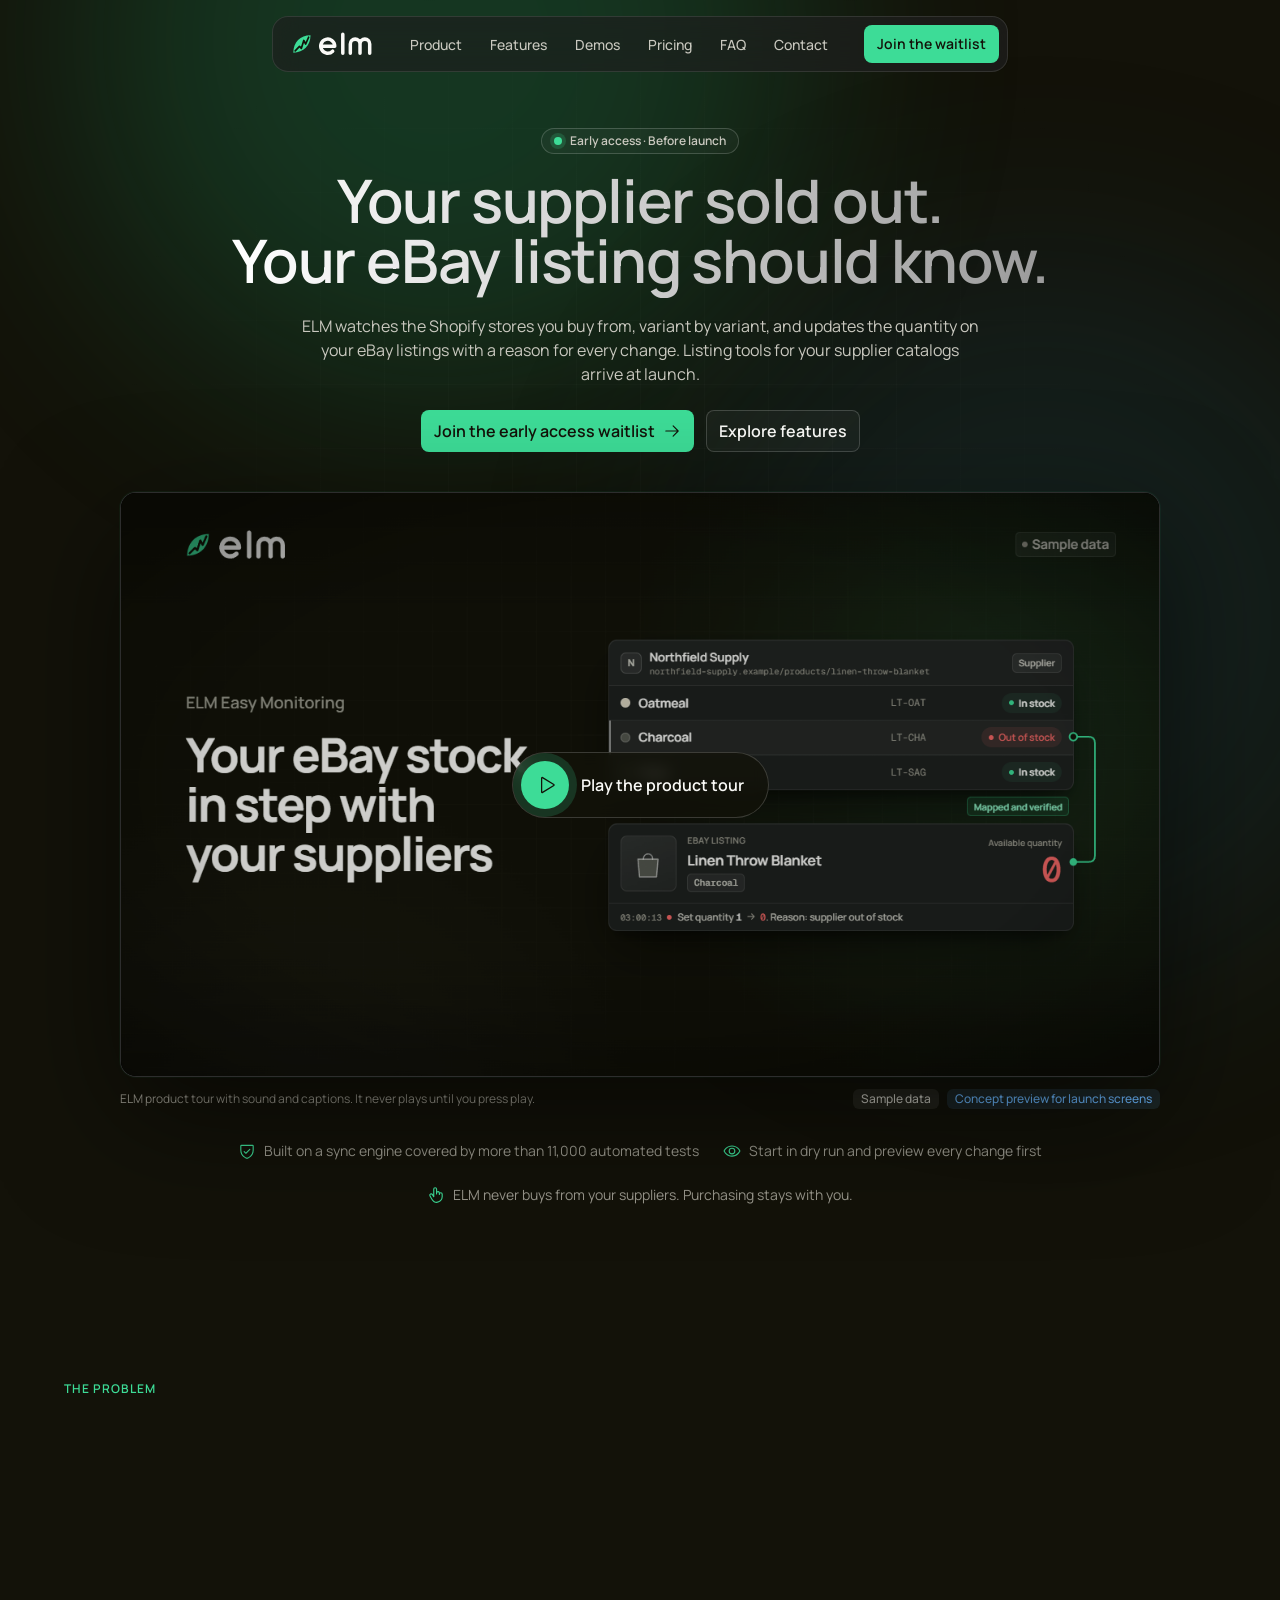
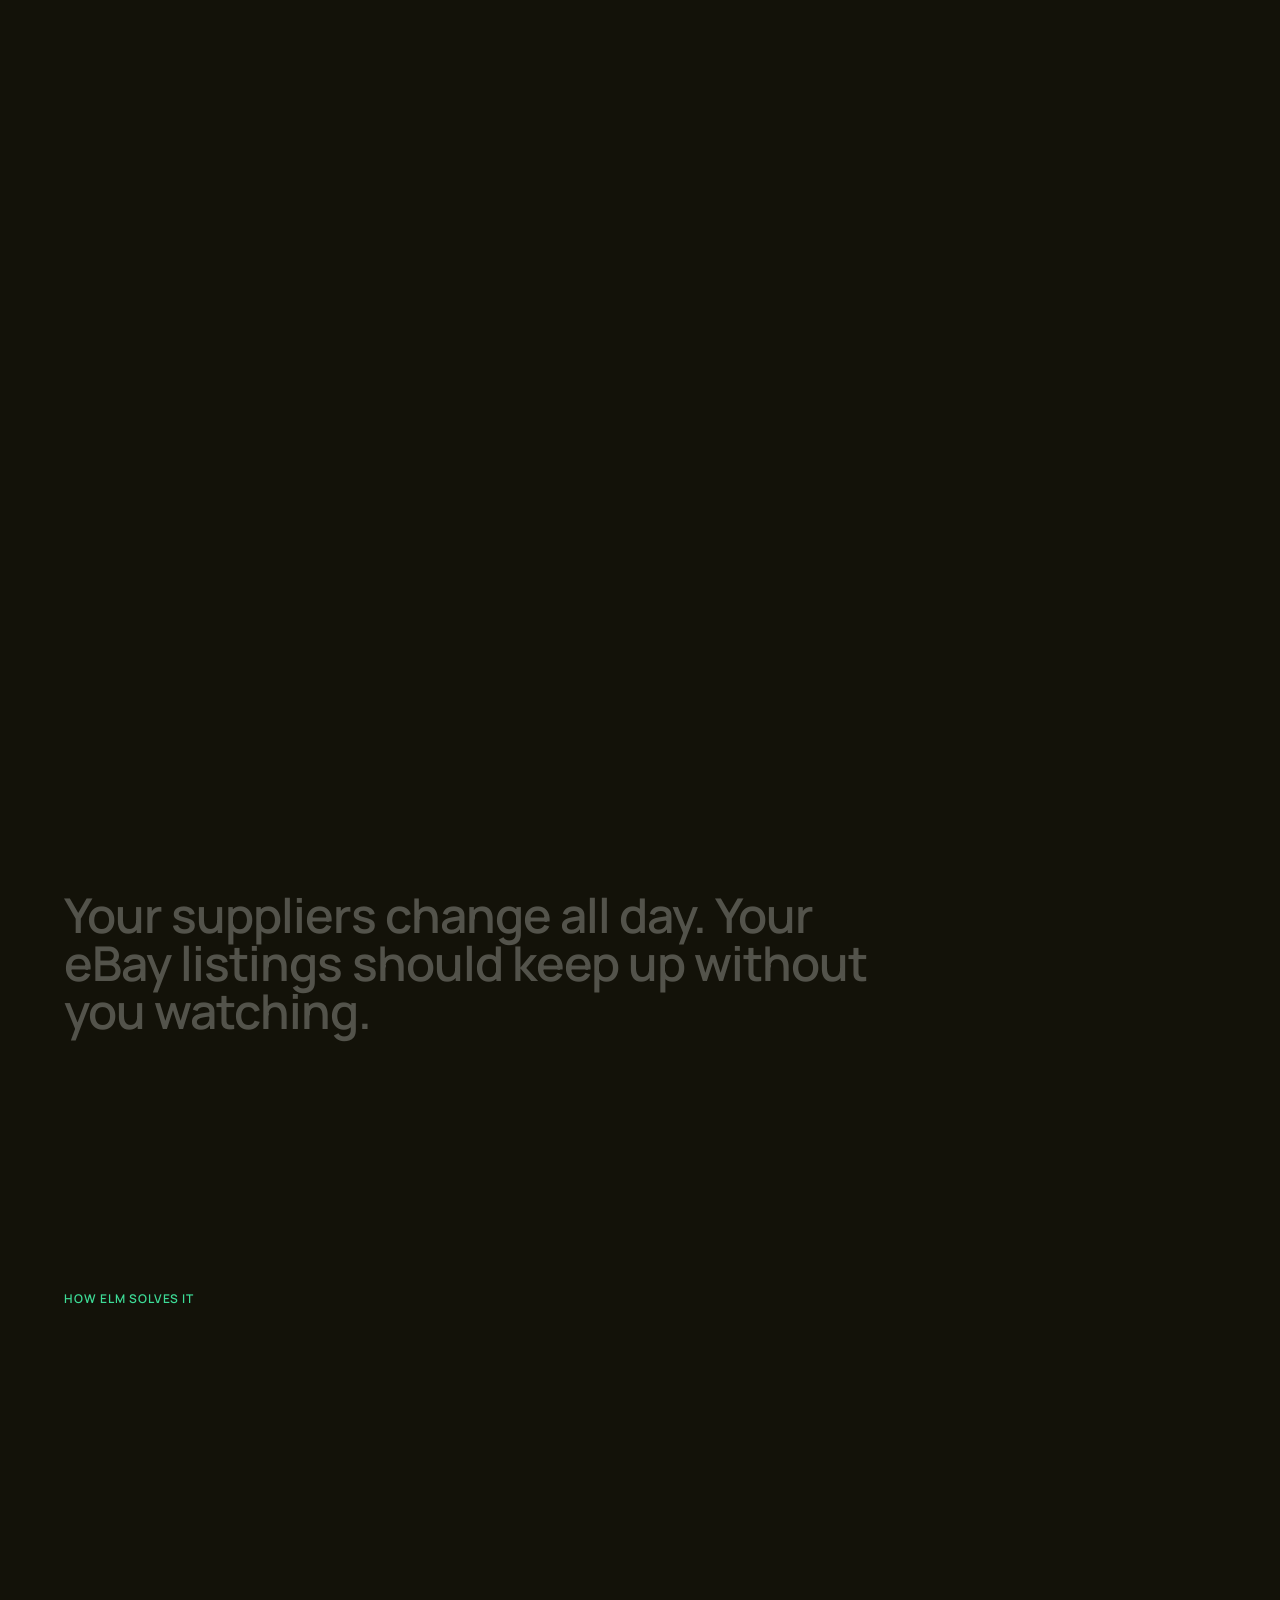
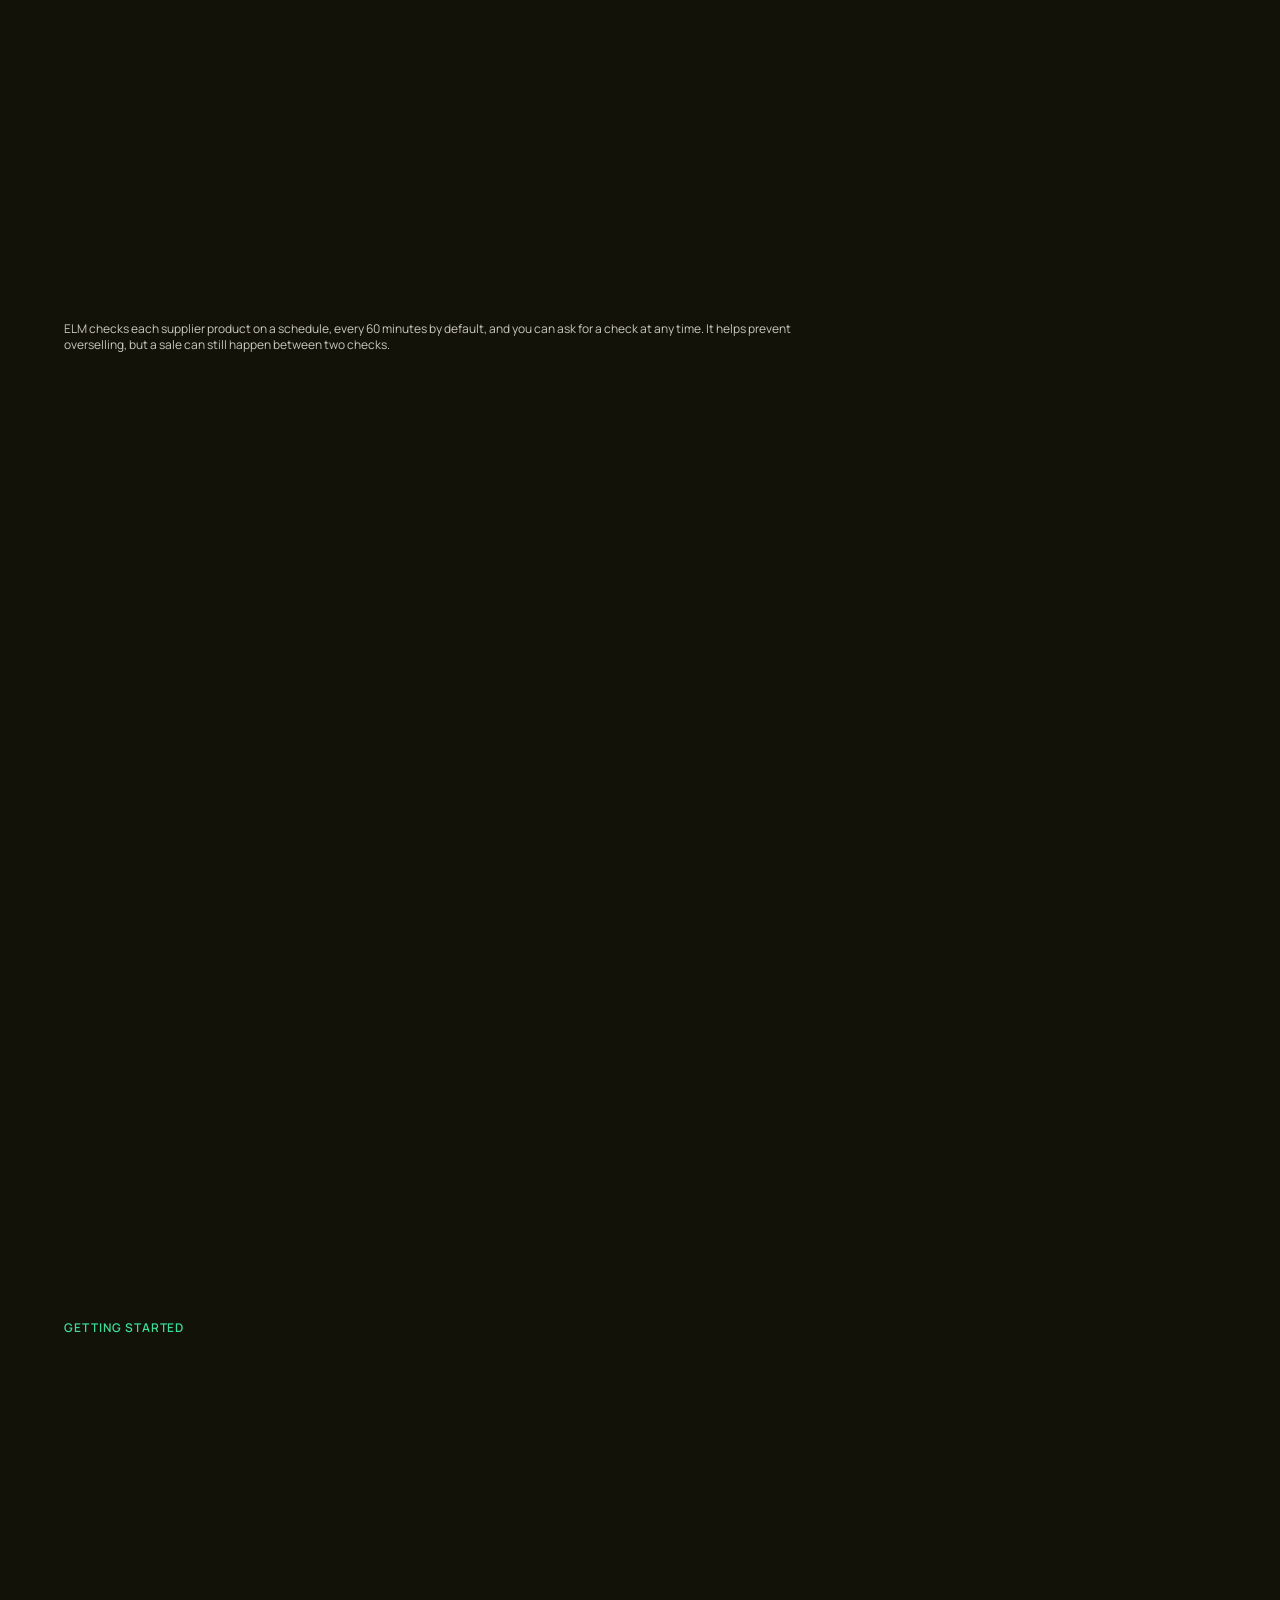
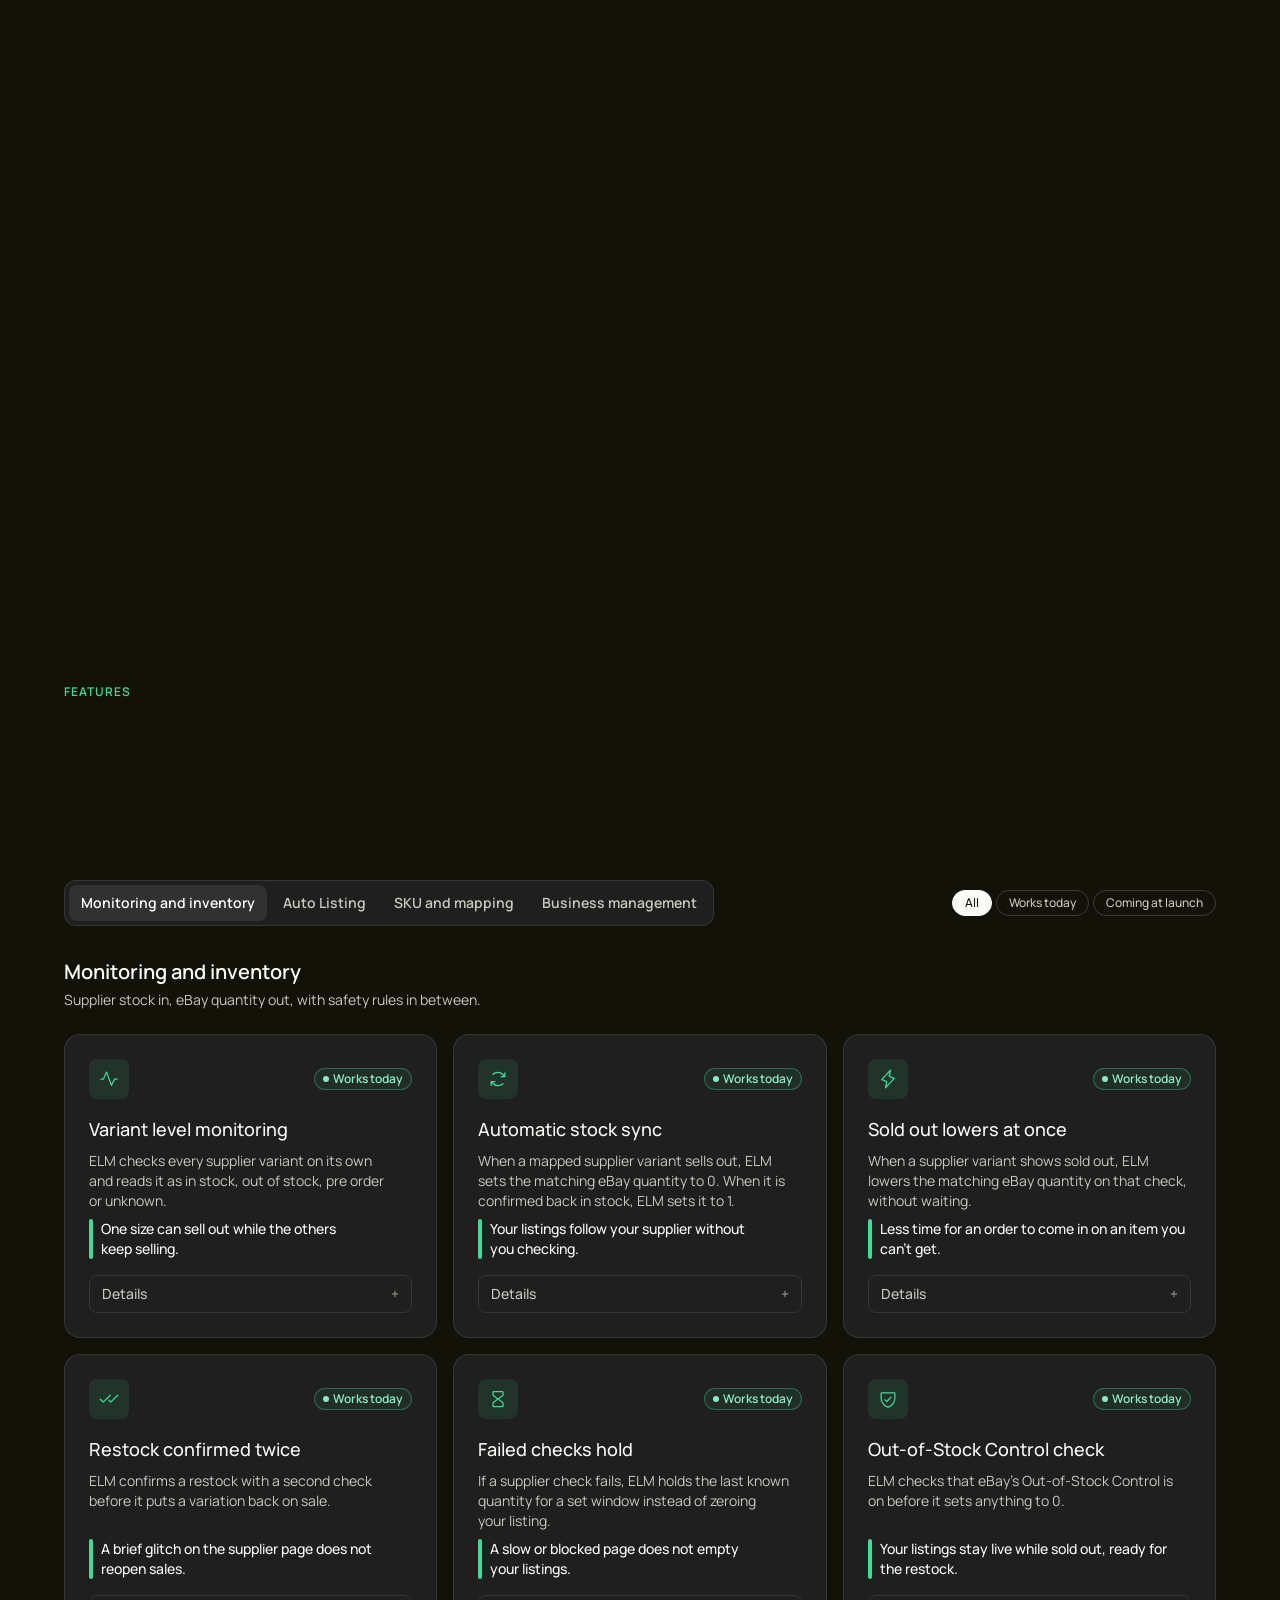
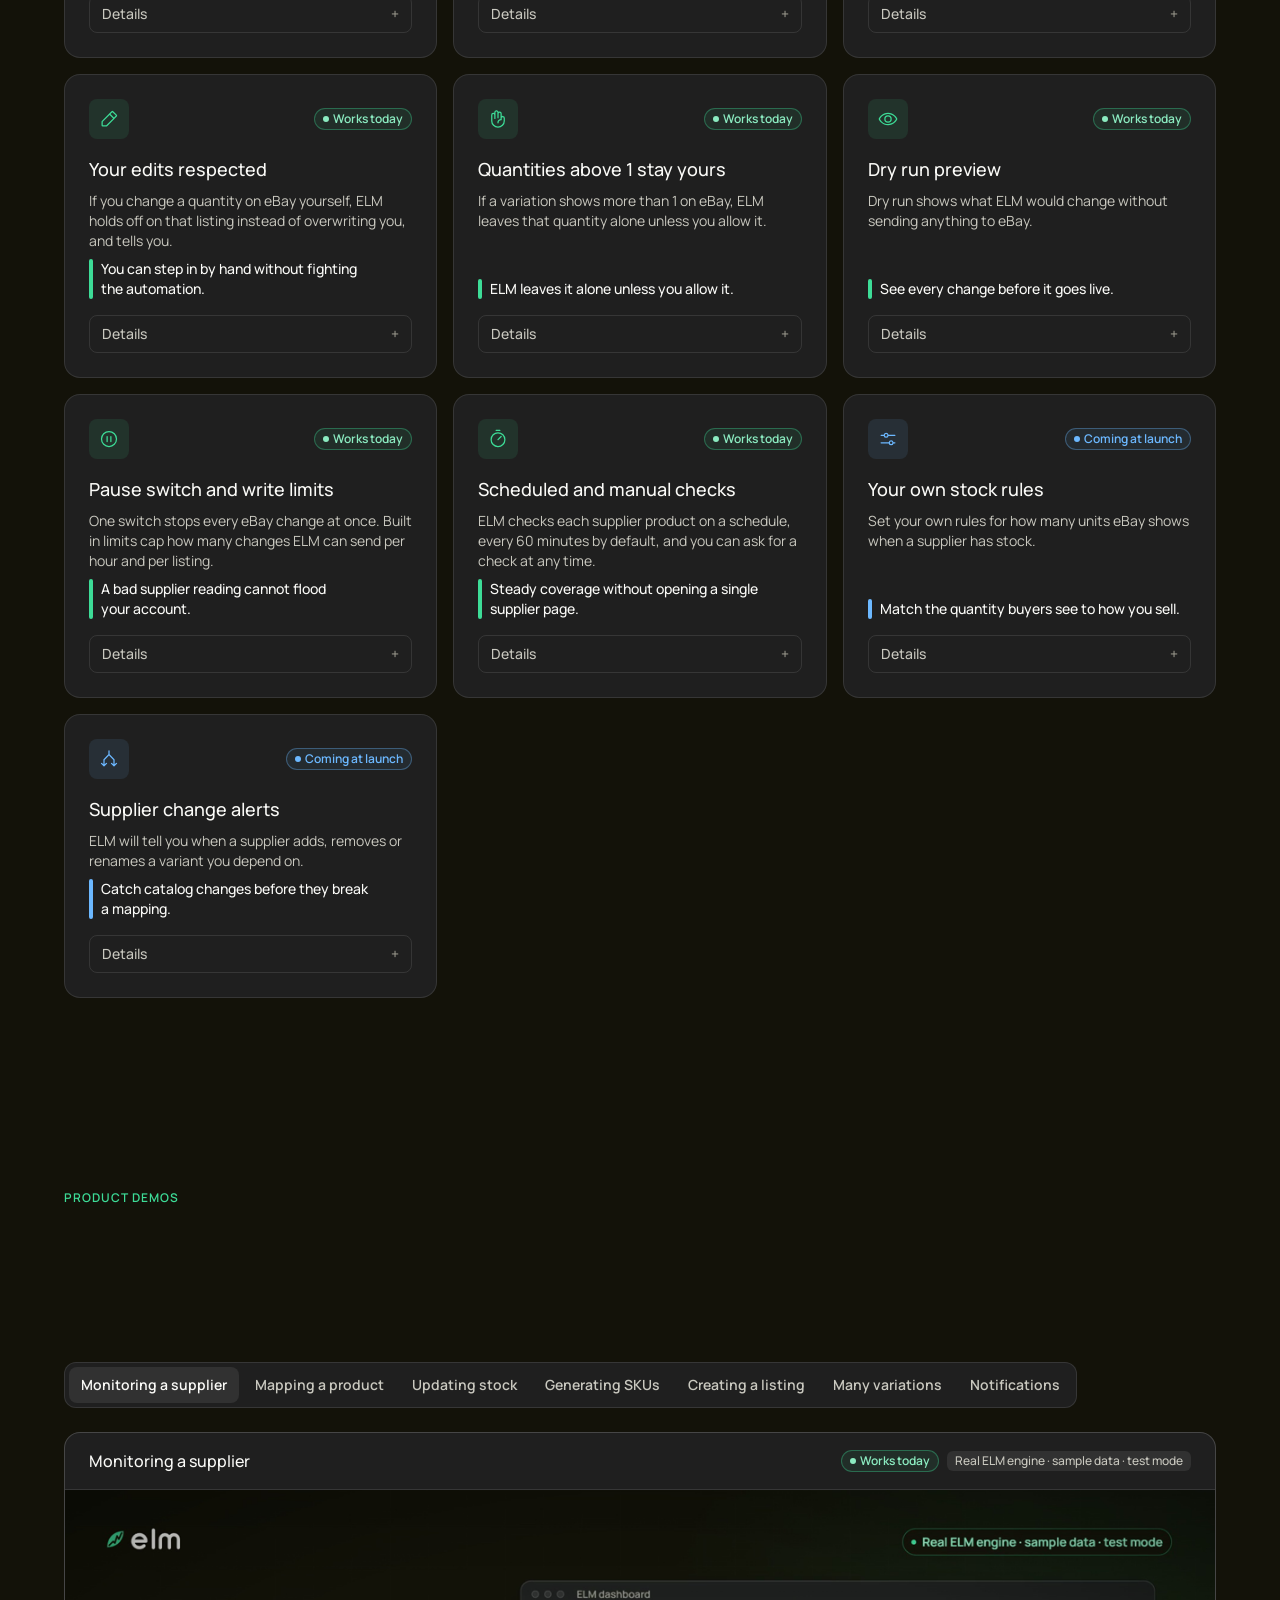
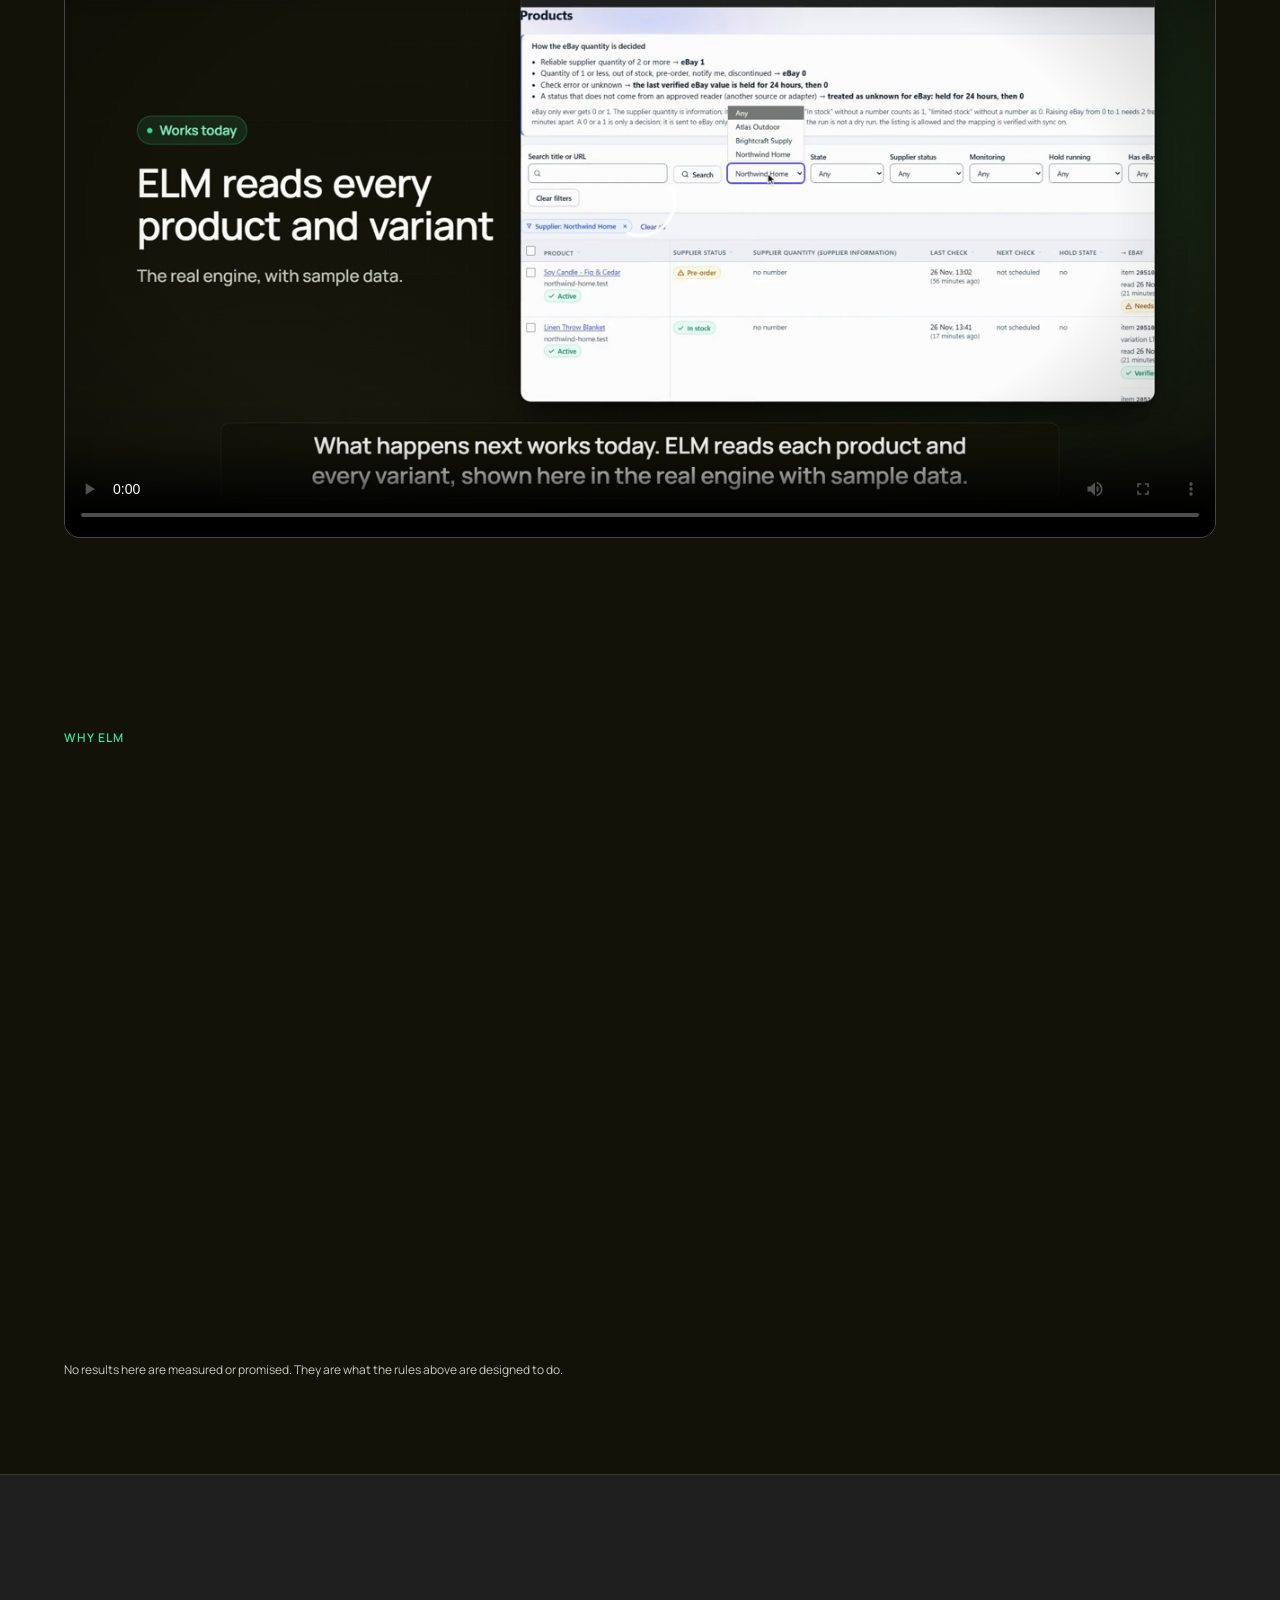
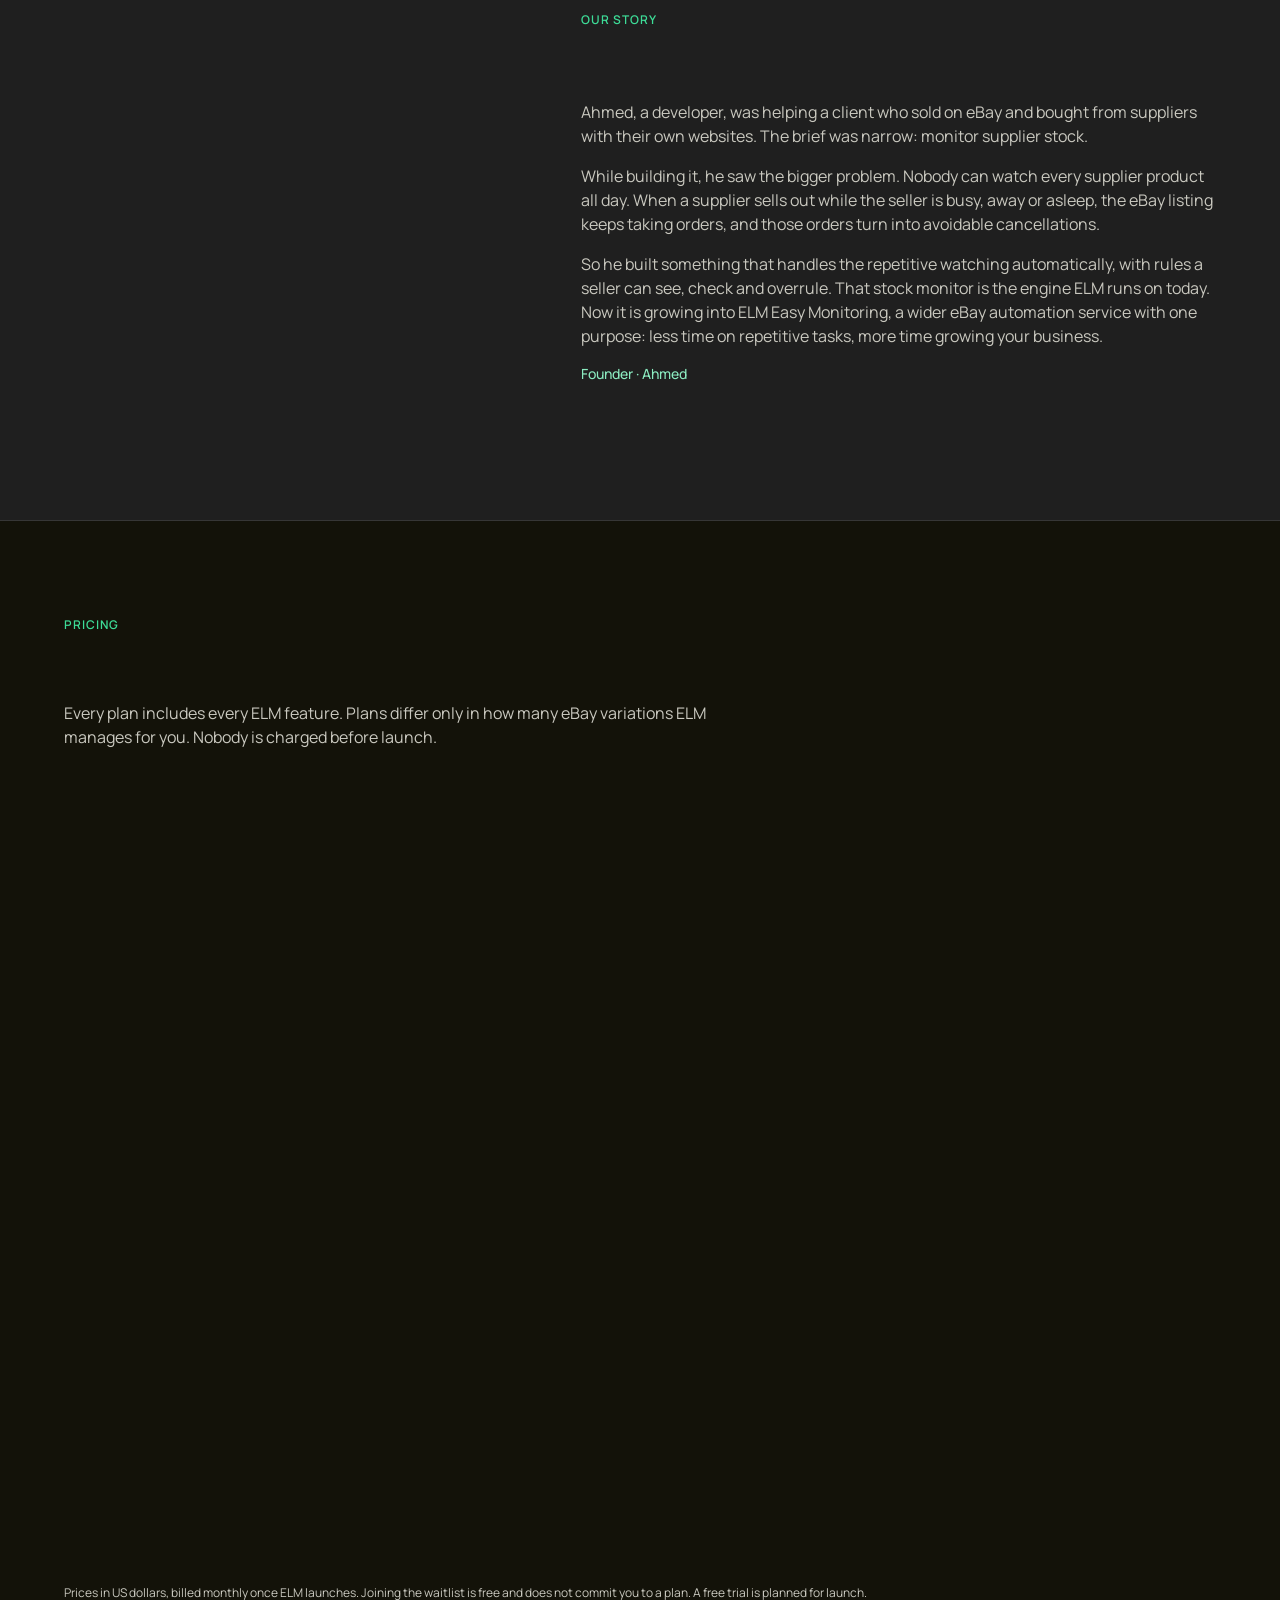
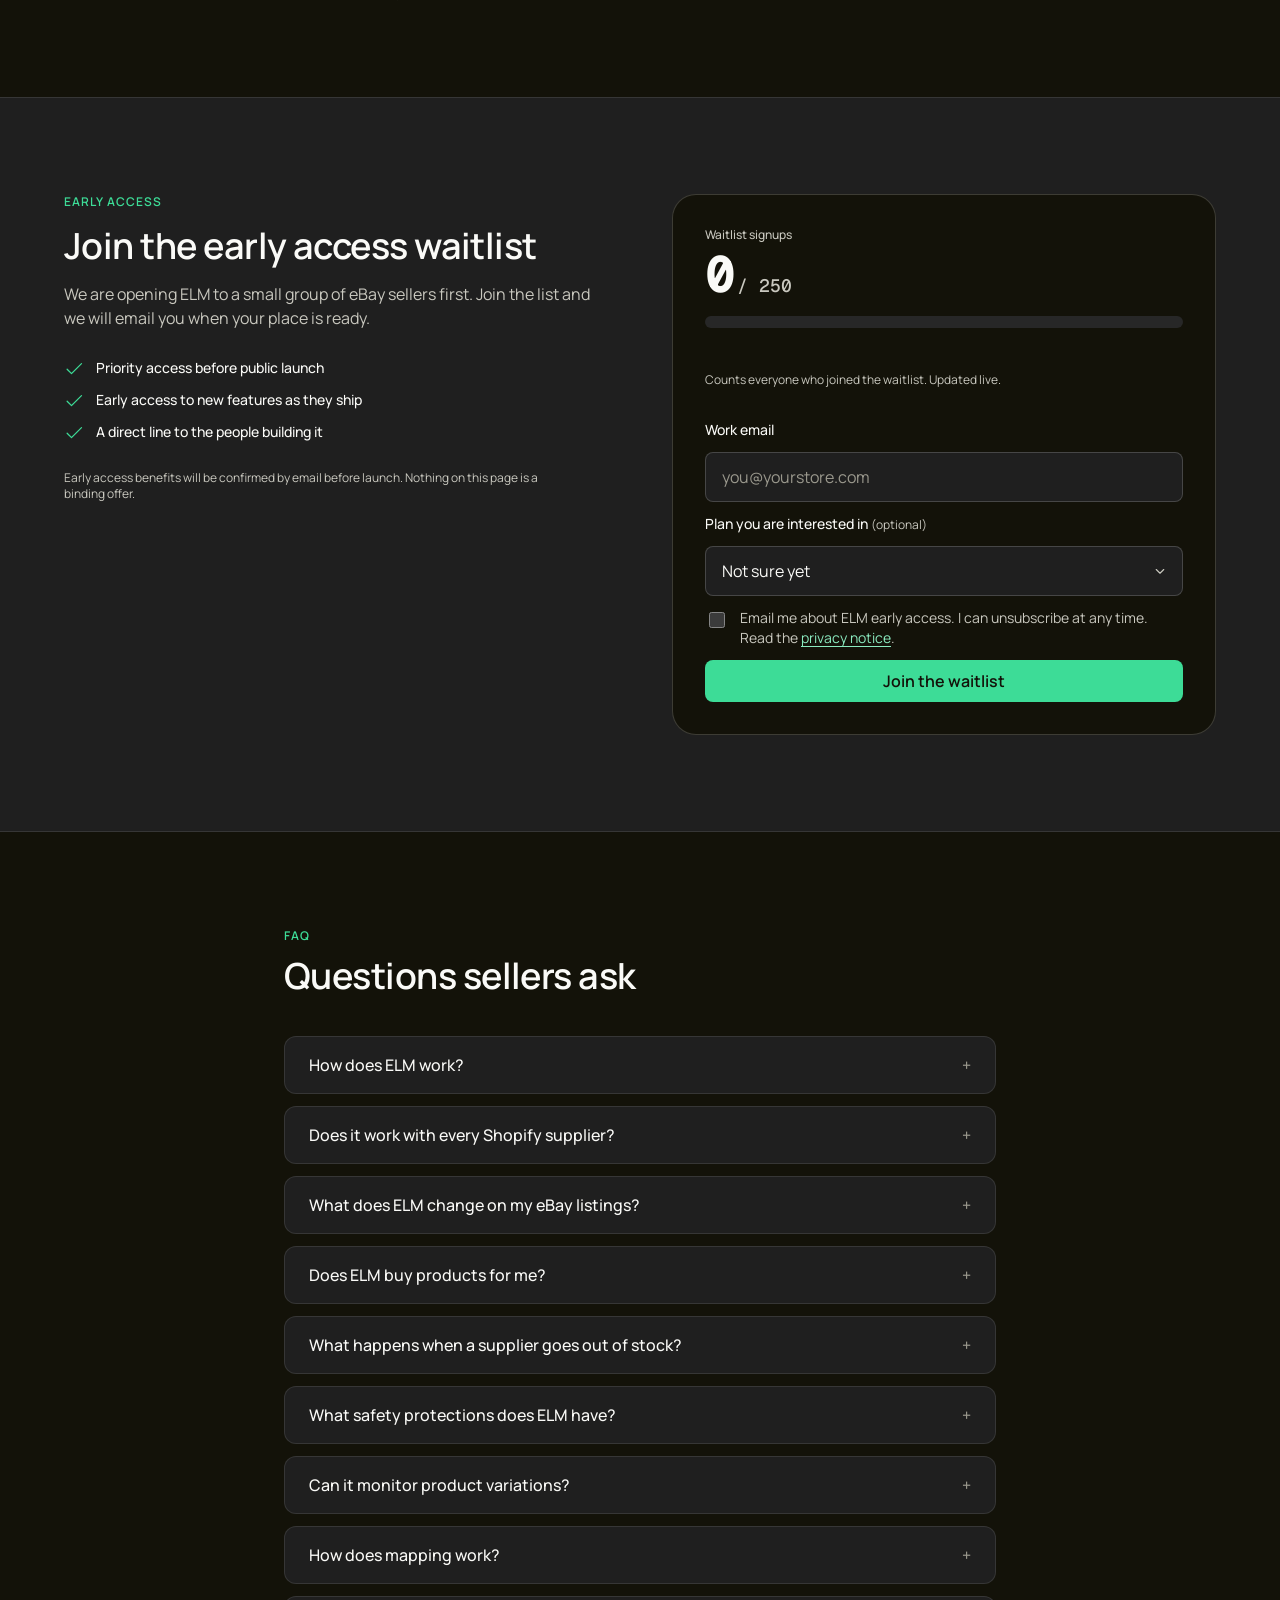
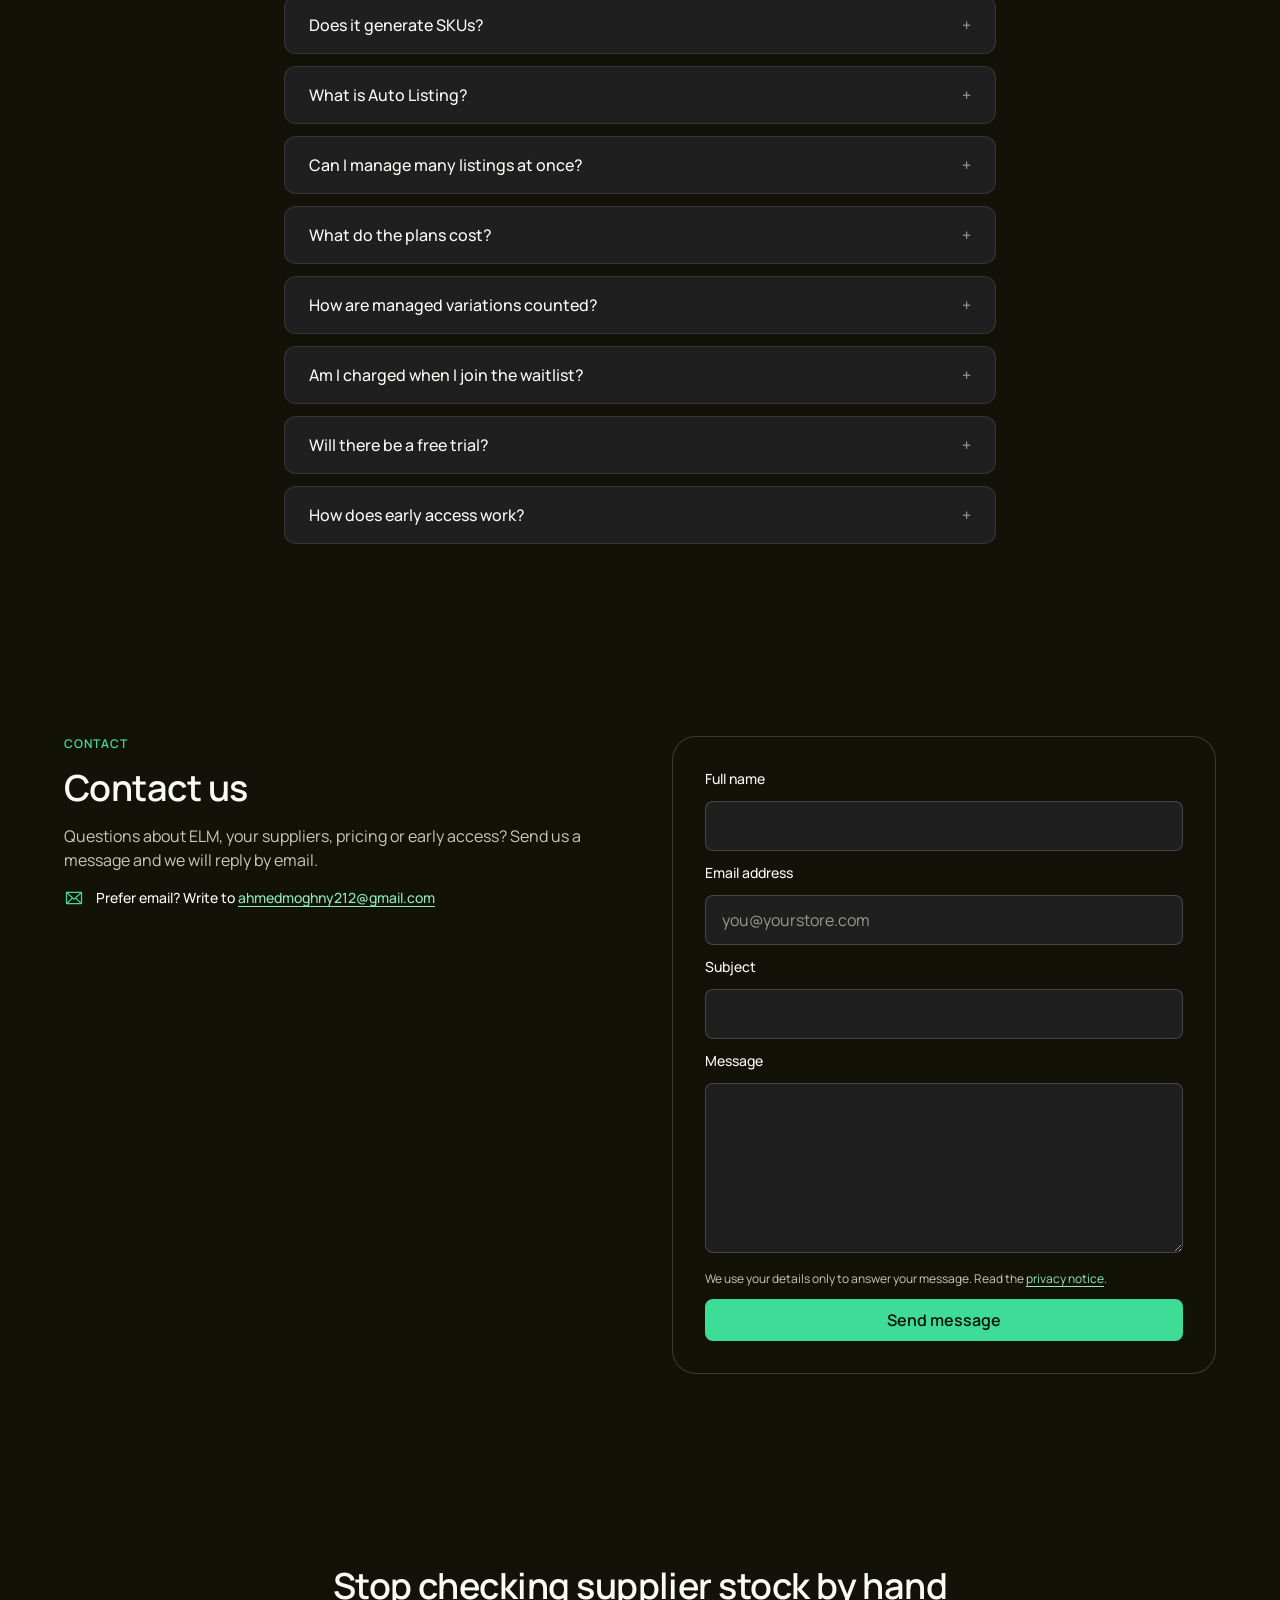
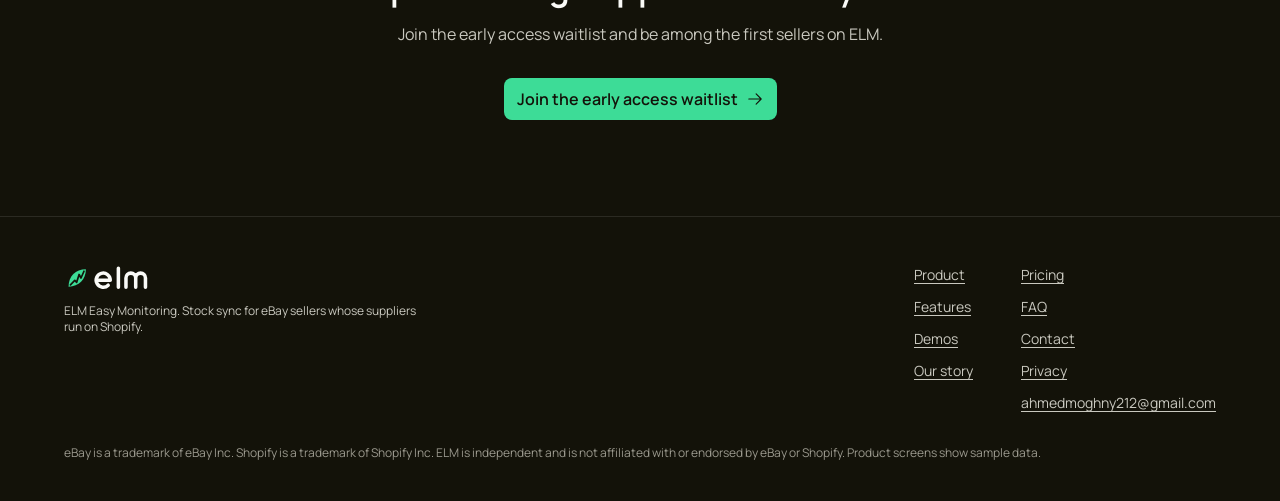
<file: index.html>
<!doctype html>
<html lang="en" class="no-js" data-mode="static">
<head>
  <meta charset="utf-8">
  <meta http-equiv="Content-Security-Policy" content="default-src 'self'; img-src 'self' data:; media-src 'self'; style-src 'self'; script-src 'self'; connect-src 'self' https://ibironumtwhhcozyqzyk.supabase.co https://api.web3forms.com; font-src 'self'; base-uri 'self'; form-action 'self'">
  <meta name="viewport" content="width=device-width, initial-scale=1">
  <title>ELM Easy Monitoring: eBay stock sync for sellers with Shopify suppliers</title>
  <meta name="description" content="ELM keeps your eBay quantities in step with suppliers that run on Shopify, variant by variant, and shows the reason for every change. Join the early access waitlist.">
  <meta name="theme-color" content="#131209">
  <meta name="color-scheme" content="dark">
  <link rel="canonical" href="https://bazzoka.github.io/elm-pre-launch/">
  <meta name="elm-config" data-supabase-url="https://ibironumtwhhcozyqzyk.supabase.co" data-supabase-key="sb_publishable_D0hgJ-VKo994CqRunnML3Q_rrPZkaVX" data-web3forms-key="a4f4b2f7-46e6-485e-8eb2-844a00ba893d">
  <meta property="og:type" content="website">
  <meta property="og:site_name" content="ELM Easy Monitoring">
  <meta property="og:title" content="ELM Easy Monitoring: eBay stock sync for sellers with Shopify suppliers">
  <meta property="og:description" content="Stock sync for eBay sellers whose suppliers run on Shopify. Variant level, with a reason for every change. Join the early access waitlist.">
  <meta property="og:image" content="https://bazzoka.github.io/elm-pre-launch/static/img/og.png">
  <meta property="og:image:width" content="1200">
  <meta property="og:image:height" content="630">
  <meta property="og:image:alt" content="ELM: Your supplier sold out. Your eBay listing should know. Sample data showing 1 to 0 and 0 to 1.">
  <meta name="twitter:card" content="summary_large_image">
  <meta name="twitter:title" content="ELM Easy Monitoring">
  <meta name="twitter:description" content="Stock sync for eBay sellers whose suppliers run on Shopify. Join the early access waitlist.">
  <meta name="twitter:image" content="https://bazzoka.github.io/elm-pre-launch/static/img/og.png">
  <link rel="icon" type="image/svg+xml" href="favicon.svg">
  <link rel="apple-touch-icon" href="static/img/apple-touch-icon.png">
  <link rel="preload" href="brand/fonts/manrope-latin-600-normal.woff2" as="font" type="font/woff2" crossorigin>
  <link rel="preload" href="brand/fonts/manrope-latin-400-normal.woff2" as="font" type="font/woff2" crossorigin>
  <link rel="stylesheet" href="brand/tokens.css?v=a36fa9bd77">
  <link rel="stylesheet" href="static/css/site.css?v=0f88d9691d">
  <script src="static/js/site.js?v=ee1be5f469" defer></script>
  <script type="application/ld+json">{"@context": "https://schema.org", "@type": "FAQPage", "mainEntity": [{"@type": "Question", "name": "How does ELM work?", "acceptedAnswer": {"@type": "Answer", "text": "You link each eBay variation to the supplier variant it depends on. ELM then checks the supplier's Shopify store on a schedule, every 60 minutes by default. When a variant sells out, it sets the matching eBay quantity to 0, and when a restock is confirmed by a second check, it sets it back to 1. Every change is read back from eBay and recorded with its reason."}}, {"@type": "Question", "name": "Does it work with every Shopify supplier?", "acceptedAnswer": {"@type": "Answer", "text": "ELM is built for suppliers whose online stores run on Shopify, and it reads each product's live data. It cannot promise every store: some hide stock levels or block automated checks. When a store cannot be read reliably, ELM shows the failed check and its reason instead of guessing, and it never tries to get around a block."}}, {"@type": "Question", "name": "What does ELM change on my eBay listings?", "acceptedAnswer": {"@type": "Answer", "text": "Only the available quantity, and only to 0 or 1 per variation. ELM never ends, deletes or reprices your listings. If a variation shows more than 1, ELM leaves that quantity alone unless you allow it. Today it works with fixed price, Good 'Til Cancelled listings; auctions are not supported."}}, {"@type": "Question", "name": "Does ELM buy products for me?", "acceptedAnswer": {"@type": "Answer", "text": "No. ELM never buys from your suppliers or completes a checkout. Purchasing stays with you, and you are responsible for following eBay's selling policies."}}, {"@type": "Question", "name": "What happens when a supplier goes out of stock?", "acceptedAnswer": {"@type": "Answer", "text": "On that check ELM sets the matching eBay quantity to 0 and records why. It first checks that eBay's Out-of-Stock Control is on, so the listing stays live while sold out. When the supplier restocks, ELM confirms it with a second check before selling again. If a check simply fails, ELM holds the last known quantity for a set time instead of zeroing your listing."}}, {"@type": "Question", "name": "What safety protections does ELM have?", "acceptedAnswer": {"@type": "Answer", "text": "You can start in dry run and see every change before anything is sent to eBay. A failed check holds the last quantity for a set window, 24 hours by default, instead of zeroing your listing. If you change a quantity on eBay yourself, ELM holds off on that listing for 24 hours and tells you. One switch pauses every eBay change, and built in limits cap how many changes ELM can send per hour and per listing."}}, {"@type": "Question", "name": "Can it monitor product variations?", "acceptedAnswer": {"@type": "Answer", "text": "Yes, and this works today. Every check and every stock change is per variation, so one size or color can sell out without touching the others."}}, {"@type": "Question", "name": "How does mapping work?", "acceptedAnswer": {"@type": "Answer", "text": "Today you link each eBay variation to its supplier variant, and ELM suggests the link when your eBay SKU and the supplier SKU match exactly. Only a mapping you have verified can change your eBay stock. Coming at launch: matching by option values and title, match suggestions within the supplier stores you add, and bulk accept, with uncertain matches sent to a review queue."}}, {"@type": "Question", "name": "Does it generate SKUs?", "acceptedAnswer": {"@type": "Answer", "text": "Automatic SKU generation is coming at launch: ELM will generate a consistent SKU for every variation that does not have one. Today ELM reads the SKUs you already have, suggests mappings when they match exactly, and flags missing or duplicate SKUs so they stay out of sync until you fix them."}}, {"@type": "Question", "name": "What is Auto Listing?", "acceptedAnswer": {"@type": "Answer", "text": "Auto Listing is coming at launch and is not available yet. You will browse a supplier's catalog, filter by supplier price and choose products, and ELM will prepare eBay listing drafts with variations, images matched to each variation and SKUs. You review each draft, and ELM publishes it to eBay only when you approve. Eligible new listings are then connected to stock sync. Use only images and descriptions you have the right to use."}}, {"@type": "Question", "name": "Can I manage many listings at once?", "acceptedAnswer": {"@type": "Answer", "text": "Monitoring and sync already run across all mapped listings, and you can delete up to 200 products from ELM at once with a preview first. Bulk import, bulk mapping and bulk actions on listings arrive at launch."}}, {"@type": "Question", "name": "What do the plans cost?", "acceptedAnswer": {"@type": "Answer", "text": "Starter is $19 a month for up to 100 managed variations, Growth is $39 for 300, Pro is $79 for 1,000 and Business is $149 for 3,000. Every plan includes every feature; plans differ only in how many variations ELM manages for you."}}, {"@type": "Question", "name": "How are managed variations counted?", "acceptedAnswer": {"@type": "Answer", "text": "Each eBay variation ELM manages counts as one, and a single item listing counts as one. A listing with 50 variations counts as 50. Your plan limit applies to the total across all your active listings."}}, {"@type": "Question", "name": "Am I charged when I join the waitlist?", "acceptedAnswer": {"@type": "Answer", "text": "No. Joining is free, and picking a plan only tells us what fits your store. Nothing is charged before launch, and you choose your plan when your access is ready."}}, {"@type": "Question", "name": "Will there be a free trial?", "acceptedAnswer": {"@type": "Answer", "text": "Yes, a free trial is planned for launch. Its length will be announced before launch."}}, {"@type": "Question", "name": "How does early access work?", "acceptedAnswer": {"@type": "Answer", "text": "Join the waitlist with your email. We will invite sellers in small groups before public launch and email you when your place is ready. Early access benefits will be confirmed by email before launch."}}]}</script>
</head>
<body>
<a class="skip-link button-sm" href="#main">Skip to content</a>

<header class="nav-wrap">
  <nav class="nav" aria-label="Main">
    <a class="nav-logo" href="./" aria-label="ELM home"><img src="brand/logo/elm-logo-on-dark.svg" alt="ELM" width="99" height="30"></a>
    <ul class="nav-links" id="nav-links">
      <li><a class="title-4" href="#solution">Product</a></li>
      <li><a class="title-4" href="#features">Features</a></li>
      <li><a class="title-4" href="#demos">Demos</a></li>
      <li><a class="title-4" href="#pricing">Pricing</a></li>
      <li><a class="title-4" href="#faq">FAQ</a></li>
      <li><a class="title-4" href="#contact">Contact</a></li>
    </ul>
    <a class="btn btn-primary button-sm nav-cta" href="#waitlist" data-cta="nav">Join the waitlist</a>
    <button class="nav-toggle" type="button" aria-expanded="false" aria-controls="mobile-menu" aria-label="Open menu">
      <span></span><span></span>
    </button>
  </nav>
  <div class="mobile-menu" id="mobile-menu" hidden>
    <a class="title-1" href="#problem">The problem</a>
    <a class="title-1" href="#solution">How ELM solves it</a>
    <a class="title-1" href="#how">Getting started</a>
    <a class="title-1" href="#features">Features</a>
    <a class="title-1" href="#demos">Demos</a>
    <a class="title-1" href="#why">Why ELM</a>
    <a class="title-1" href="#story">Our story</a>
    <a class="title-1" href="#pricing">Pricing</a>
    <a class="title-1" href="#faq">FAQ</a>
    <a class="title-1" href="#contact">Contact</a>
    <a class="btn btn-primary button-md" href="#waitlist" data-cta="mobile-menu">Join the waitlist</a>
  </div>
</header>

<main id="main">

  <!-- 1 HERO: video first -->
  <section class="hero" aria-labelledby="hero-title">
    <div class="hero-bg" aria-hidden="true"><div class="glow g1"></div><div class="glow g2"></div><div class="grid-lines"></div></div>
    <div class="container hero-inner">
      <p class="chip chip-brand caption-3"><span class="dot"></span>Early access · Before launch</p>
      <h1 id="hero-title" class="heading-1 hero-title">Your supplier sold out.<br>Your eBay listing should know.</h1>
      <p class="hero-sub body-3">ELM watches the Shopify stores you buy from, variant by variant, and updates the quantity on your eBay listings with a reason for every change. Listing tools for your supplier catalogs arrive at launch.</p>
      <div class="hero-actions">
        <a class="btn btn-primary button-md" href="#waitlist" data-cta="hero">Join the early access waitlist<svg class="i" aria-hidden="true"><use href="static/img/icons.svg#i-arrow-right"/></svg></a>
        <a class="btn btn-ghost button-md" href="#features" data-cta="hero-features">Explore features</a>
      </div>
    </div>

    <div class="container">
      <figure class="tour reveal" id="tour-frame">
        <div class="tour-media" id="video-wrap">
          <video id="tour" controls playsinline preload="none" hidden data-src="static/video/elm-intro.mp4" data-poster="static/video/elm-intro-cover.png" data-captions="static/video/elm-intro.vtt"></video>
          <button class="tour-play" id="tour-play" type="button" data-cta="hero-video" aria-describedby="tour-caption">
            <img class="tour-poster" src="static/video/elm-intro-cover.png" alt="" width="1920" height="1080" decoding="async" fetchpriority="high">
            <span class="tour-btn"><span class="tour-ring"><svg class="i" aria-hidden="true"><use href="static/img/icons.svg#i-play"/></svg></span><span class="button-md">Play the product tour</span></span>
          </button>
          <p class="body-6 muted video-missing" id="video-missing" hidden>The product tour is being finished. Join the waitlist and we will send it to you.</p>
        </div>
        <figcaption class="tour-caption caption-5" id="tour-caption"><span>ELM product tour with sound and captions. It never plays until you press play.</span><span class="label-row"><span class="tag tag-muted caption-4">Sample data</span><span class="tag caption-4">Concept preview for launch screens</span></span></figcaption>
      </figure>
      <ul class="proof caption-2">
        <li><svg class="i" aria-hidden="true"><use href="static/img/icons.svg#i-shield-check"/></svg>Built on a sync engine covered by more than 11,000 automated tests</li>
        <li><svg class="i" aria-hidden="true"><use href="static/img/icons.svg#i-eye"/></svg>Start in dry run and preview every change first</li>
        <li><svg class="i" aria-hidden="true"><use href="static/img/icons.svg#i-hand-pointing"/></svg>ELM never buys from your suppliers. Purchasing stays with you.</li>
      </ul>
    </div>
  </section>

  <!-- 2 PROBLEM -->
  <section class="section" id="problem" aria-labelledby="problem-title">
    <div class="container">
      <p class="eyebrow caption-3">The problem</p>
      <h2 id="problem-title" class="heading-3 section-title reveal">One sold out variant can turn into a canceled order</h2>
      <p class="section-sub body-3 muted reveal">Here is how it happens, one step at a time. <span class="tag tag-muted caption-4">Example</span> This scenario is an illustration, not a real seller's story.</p>

      <ol class="story" aria-label="Example: how an oversell happens">
        <li class="story-step reveal">
          <p class="story-time caption-3 mono">2:07 am</p>
          <h3 class="title-2">Your supplier sells out</h3>
          <div class="mini" aria-hidden="true">
            <p class="mini-head caption-4"><svg class="i"><use href="static/img/icons.svg#i-storefront"/></svg>Northfield Supply · Shopify store</p>
            <p class="mini-row"><span class="body-5">Trail Jacket<span class="caption-5 muted"> Navy / M</span></span><span class="st st-out caption-4">Sold out</span></p>
          </div>
          <p class="body-6 muted">The last Navy / M leaves your supplier's store in the middle of the night.</p>
        </li>
        <li class="story-step reveal">
          <p class="story-time caption-3 mono">2:07 am</p>
          <h3 class="title-2">Your eBay listing still shows 1</h3>
          <div class="mini" aria-hidden="true">
            <p class="mini-head caption-4"><svg class="i"><use href="static/img/icons.svg#i-tag"/></svg>Your eBay listing · Trail Jacket</p>
            <p class="mini-row"><span class="body-5">Navy / M<span class="caption-5 muted"> Available</span></span><span class="mono heading-6 warn">1</span></p>
          </div>
          <p class="body-6 muted">Nothing tells eBay, so the variation is still for sale.</p>
        </li>
        <li class="story-step reveal">
          <p class="story-time caption-3 mono">2:07 to 6:40 am</p>
          <h3 class="title-2">You are asleep, at work or driving</h3>
          <div class="mini mini-icons" aria-hidden="true">
            <span><svg class="i"><use href="static/img/icons.svg#i-moon"/></svg><span class="caption-4">Asleep</span></span>
            <span><svg class="i"><use href="static/img/icons.svg#i-briefcase"/></svg><span class="caption-4">At work</span></span>
            <span><svg class="i"><use href="static/img/icons.svg#i-car"/></svg><span class="caption-4">Driving</span></span>
          </div>
          <p class="body-6 muted">Nobody is watching the supplier page, and nobody can watch it all day.</p>
        </li>
        <li class="story-step reveal">
          <p class="story-time caption-3 mono">6:42 am</p>
          <h3 class="title-2">A buyer orders it</h3>
          <div class="mini" aria-hidden="true">
            <p class="mini-head caption-4"><svg class="i"><use href="static/img/icons.svg#i-shopping-cart"/></svg>New eBay order</p>
            <p class="mini-row"><span class="body-5">Trail Jacket<span class="caption-5 muted"> Navy / M</span></span><span class="mono body-5">Qty 1</span></p>
          </div>
          <p class="body-6 muted">The buyer pays for an item your supplier no longer has.</p>
        </li>
        <li class="story-step story-end reveal">
          <p class="story-time caption-3 mono">7:15 am</p>
          <h3 class="title-2">You can't get the item</h3>
          <div class="mini mini-risk" aria-hidden="true">
            <p class="mini-head caption-4"><svg class="i"><use href="static/img/icons.svg#i-warning-circle"/></svg>What happens next</p>
            <p class="mini-row"><span class="body-5">Cancel the order</span><span class="st st-out caption-4">Risk</span></p>
          </div>
          <p class="body-6 muted">You may have to cancel, and cancellations can hurt your seller performance on eBay.</p>
        </li>
      </ol>

      <div class="pains">
        <h3 class="heading-6 pains-title reveal">One listing is a scare. A whole catalog is a second job.</h3>
        <ul class="pain-grid">
          <li class="pain reveal"><svg class="i i-lg amber" aria-hidden="true"><use href="static/img/icons.svg#i-tree-structure"/></svg><h4 class="title-3">Hundreds of variations</h4><p class="body-6 muted">Every size and color has its own stock. Nobody can open hundreds of supplier pages by hand, every hour.</p></li>
          <li class="pain reveal"><svg class="i i-lg amber" aria-hidden="true"><use href="static/img/icons.svg#i-arrow-counter-clockwise"/></svg><h4 class="title-3">Restocks go unnoticed</h4><p class="body-6 muted">When a variant comes back, your listing stays at 0 until someone notices, and you miss the sales in between.</p></li>
          <li class="pain reveal"><svg class="i i-lg amber" aria-hidden="true"><use href="static/img/icons.svg#i-clock"/></svg><h4 class="title-3">Listing by hand is slow</h4><p class="body-6 muted">Copying titles, photos and variations from a supplier into eBay takes time for every product you add.</p></li>
          <li class="pain reveal"><svg class="i i-lg amber" aria-hidden="true"><use href="static/img/icons.svg#i-repeat"/></svg><h4 class="title-3">Mapping is repetitive</h4><p class="body-6 muted">Linking each eBay variation to the right supplier variant is the same careful work, again and again.</p></li>
          <li class="pain reveal"><svg class="i i-lg amber" aria-hidden="true"><use href="static/img/icons.svg#i-barcode"/></svg><h4 class="title-3">SKUs get hard at scale</h4><p class="body-6 muted">Missing or duplicate SKUs make it easy to lose track of which listing depends on which supplier variant.</p></li>
        </ul>
      </div>
    </div>
  </section>

  <!-- TAGLINE REVEAL -->
  <section class="section tagline" aria-label="What ELM does">
    <div class="container">
      <p class="heading-2 tagline-text" data-words>Your suppliers change all day. Your eBay listings should keep up without you watching.</p>
    </div>
  </section>

  <!-- 3 SOLUTION: supplier to ELM to eBay -->
  <section class="section" id="solution" aria-labelledby="solution-title">
    <div class="container">
      <p class="eyebrow caption-3">How ELM solves it</p>
      <h2 id="solution-title" class="heading-3 section-title reveal">ELM watches your suppliers and updates eBay for you</h2>
      <p class="section-sub body-3 muted reveal">ELM sits between the Shopify stores you buy from and your eBay listings. When stock changes, it checks the facts first, then changes only the quantity. Pick a situation to see what ELM does.</p>

      <div class="flow-card reveal">
        <div class="flow-top">
          <div class="tabs tabs-scroll" role="tablist" aria-label="Situations" id="flow-tabs">
            <button class="tab button-sm" role="tab" id="fl-out" aria-controls="flow-panel" aria-selected="true">Supplier sells out</button>
            <button class="tab button-sm" role="tab" id="fl-restock" aria-controls="flow-panel" aria-selected="false" tabindex="-1">Supplier restocks</button>
            <button class="tab button-sm" role="tab" id="fl-fail" aria-controls="flow-panel" aria-selected="false" tabindex="-1">A check fails</button>
            <button class="tab button-sm" role="tab" id="fl-edit" aria-controls="flow-panel" aria-selected="false" tabindex="-1">You edit on eBay</button>
            <button class="tab button-sm" role="tab" id="fl-mine" aria-controls="flow-panel" aria-selected="false" tabindex="-1">Your quantity above 1</button>
          </div>
          <span class="status status-today caption-3">Works today</span>
        </div>
        <div class="flow" id="flow-panel" role="tabpanel" aria-labelledby="fl-out" data-shared="true" aria-live="polite">
          <div class="node" id="node-supplier">
            <p class="node-head caption-4"><svg class="i" aria-hidden="true"><use href="static/img/icons.svg#i-storefront"/></svg>Supplier store</p>
            <p class="body-5" data-f="s-item">Trail Jacket · Navy / M</p>
            <p data-f="s-state"><span class="st st-out caption-4">Sold out</span></p>
            <p class="caption-5 muted" data-f="s-note">Read on the scheduled check</p>
          </div>
          <div class="wire" aria-hidden="true"><span class="pulse"></span></div>
          <div class="node node-elm" id="node-elm">
            <p class="node-head caption-4"><img src="brand/logo/elm-mark.svg" alt="" width="20" height="20">ELM checks</p>
            <ul class="checks" data-f="e-checks">
              <li class="ok caption-2">Mapping verified by you</li>
              <li class="ok caption-2">Sync is on for this variation</li>
              <li class="ok caption-2">eBay Out-of-Stock Control is on</li>
            </ul>
            <p class="caption-3 node-verdict" data-f="e-verdict">Lower now, on this check</p>
          </div>
          <div class="wire" aria-hidden="true"><span class="pulse"></span></div>
          <div class="node" id="node-ebay">
            <p class="node-head caption-4"><svg class="i" aria-hidden="true"><use href="static/img/icons.svg#i-tag"/></svg>eBay listing</p>
            <p class="body-5" data-f="b-item">Trail Jacket · Navy / M</p>
            <p class="qty mono" data-f="b-qty"><span class="from">1</span><svg class="i" aria-hidden="true"><use href="static/img/icons.svg#i-arrow-right"/></svg><span class="to to-out">0</span></p>
            <p class="caption-5 muted" data-f="b-note">Written, then read back from eBay</p>
          </div>
        </div>
        <p class="flow-outcome body-5" id="flow-outcome">The listing stays live as sold out, so buyers can't order a variation your supplier no longer has.</p>
      </div>
      <p class="caption-5 muted flow-note">ELM checks each supplier product on a schedule, every 60 minutes by default, and you can ask for a check at any time. It helps prevent overselling, but a sale can still happen between two checks.</p>

      <div class="watch">
        <h3 class="heading-5 reveal">Every change shows up with its reason</h3>
        <p class="body-6 muted reveal">A live feed of what ELM checked and changed. Everything here is invented sample data.</p>
        <figure class="app-frame reveal" aria-label="Product preview of the ELM dashboard with sample data">
          <div class="app-top">
            <span class="dots" aria-hidden="true"><i></i><i></i><i></i></span>
            <span class="caption-4 app-title">ELM · Inventory</span>
            <span class="label-row"><span class="tag caption-4">Product preview</span><span class="tag tag-muted caption-4">Sample data</span></span>
          </div>
          <div class="app-body">
            <aside class="app-side" aria-hidden="true">
              <img src="brand/logo/elm-mark.svg" alt="" width="24" height="24">
              <span class="side-item on"><svg class="i"><use href="static/img/icons.svg#i-gauge"/></svg></span>
              <span class="side-item"><svg class="i"><use href="static/img/icons.svg#i-package"/></svg></span>
              <span class="side-item"><svg class="i"><use href="static/img/icons.svg#i-storefront"/></svg></span>
              <span class="side-item"><svg class="i"><use href="static/img/icons.svg#i-link-simple"/></svg></span>
              <span class="side-item"><svg class="i"><use href="static/img/icons.svg#i-bell"/></svg></span>
            </aside>
            <div class="app-main">
              <div class="kpis">
                <div class="kpi"><span class="caption-4">Variants monitored</span><span class="heading-5 mono">1,284</span></div>
                <div class="kpi"><span class="caption-4">In stock at supplier</span><span class="heading-5 mono">1,197</span></div>
                <div class="kpi"><span class="caption-4">Changes today</span><span class="heading-5 mono" id="kpi-changes">37</span></div>
                <div class="kpi"><span class="caption-4">Suppliers</span><span class="heading-5 mono">12</span></div>
              </div>
              <div class="app-grid">
                <div class="panel">
                  <div class="panel-head"><span class="title-4">Variants</span><span class="caption-5 muted">Checked every 60 minutes</span></div>
                  <table class="vt" aria-label="Sample variants">
                    <thead><tr><th class="caption-4">Variant</th><th class="caption-4">Supplier</th><th class="caption-4">eBay qty</th></tr></thead>
                    <tbody id="hero-rows">
                      <tr data-row="0"><td><span class="body-5">Trail Jacket</span><span class="caption-5 muted">Navy / M</span><span class="caption-5 muted mono">NFS-TJ-NV-M</span></td><td><span class="st st-in caption-4">In stock</span></td><td class="mono body-5 q">1</td></tr>
                      <tr data-row="1"><td><span class="body-5">Canvas Weekender</span><span class="caption-5 muted">Olive</span><span class="caption-5 muted mono">HPO-CW-OL</span></td><td><span class="st st-in caption-4">In stock</span></td><td class="mono body-5 q">1</td></tr>
                      <tr data-row="2"><td><span class="body-5">Stoneware Mug Set</span><span class="caption-5 muted">Slate</span><span class="caption-5 muted mono">KH-SM-SL4</span></td><td><span class="st st-unk caption-4">Check failed</span></td><td class="mono body-5 q">1 <span class="caption-5 muted">held</span></td></tr>
                      <tr data-row="3"><td><span class="body-5">Merino Crew Socks</span><span class="caption-5 muted">Grey / L</span><span class="caption-5 muted mono">NFS-MS-GR-L</span></td><td><span class="st st-out caption-4">Sold out</span></td><td class="mono body-5 q">0</td></tr>
                    </tbody>
                  </table>
                </div>
                <div class="panel feed-panel">
                  <div class="panel-head"><span class="title-4">Activity</span><span class="caption-5 muted">Every change has a reason</span></div>
                  <ol class="feed" id="hero-feed" aria-live="off"></ol>
                </div>
              </div>
            </div>
          </div>
        </figure>
      </div>
    </div>
  </section>

  <!-- 4 HOW ELM WORKS: the launch journey -->
  <section class="section" id="how" aria-labelledby="how-title">
    <div class="container">
      <p class="eyebrow caption-3">Getting started</p>
      <h2 id="how-title" class="heading-3 section-title reveal">From sign up to synced listings in eight steps</h2>
      <p class="section-sub body-3 muted reveal">This is the launch experience. Steps marked works today already run in the current ELM engine. At launch you will do every step yourself, from your own account.</p>
      <ol class="journey">
        <li class="jstep reveal"><span class="step-n mono caption-3">01</span><svg class="i i-lg" aria-hidden="true"><use href="static/img/icons.svg#i-user-plus"/></svg><h3 class="title-2">Create your ELM account</h3><p class="body-6 muted">Sign up yourself and start without a setup call.</p><span class="status status-launch caption-3">Coming at launch</span></li>
        <li class="jstep reveal"><span class="step-n mono caption-3">02</span><svg class="i i-lg" aria-hidden="true"><use href="static/img/icons.svg#i-plugs-connected"/></svg><h3 class="title-2">Connect eBay</h3><p class="body-6 muted">Use eBay's own sign in. ELM reads your active listings and variations.</p><span class="status status-launch caption-3">Coming at launch</span></li>
        <li class="jstep reveal"><span class="step-n mono caption-3">03</span><svg class="i i-lg" aria-hidden="true"><use href="static/img/icons.svg#i-storefront"/></svg><h3 class="title-2">Add your suppliers</h3><p class="body-6 muted">Add the Shopify stores you buy from by pasting product links.</p><span class="status status-today caption-3">Works today</span></li>
        <li class="jstep reveal"><span class="step-n mono caption-3">04</span><svg class="i i-lg" aria-hidden="true"><use href="static/img/icons.svg#i-magnifying-glass"/></svg><h3 class="title-2">Discover or import products</h3><p class="body-6 muted">Browse a supplier's catalog, or import many products by link list or CSV.</p><span class="status status-launch caption-3">Coming at launch</span></li>
        <li class="jstep reveal"><span class="step-n mono caption-3">05</span><svg class="i i-lg" aria-hidden="true"><use href="static/img/icons.svg#i-git-merge"/></svg><h3 class="title-2">Map products and variations</h3><p class="body-6 muted">Link each eBay variation to its supplier variant. ELM suggests matches and you confirm them.</p><span class="status status-mixed caption-3">Exact SKU today · more at launch</span></li>
        <li class="jstep reveal"><span class="step-n mono caption-3">06</span><svg class="i i-lg" aria-hidden="true"><use href="static/img/icons.svg#i-seal-check"/></svg><h3 class="title-2">Verify where required</h3><p class="body-6 muted">Only a mapping you have verified can change your eBay stock.</p><span class="status status-today caption-3">Works today</span></li>
        <li class="jstep reveal"><span class="step-n mono caption-3">07</span><svg class="i i-lg" aria-hidden="true"><use href="static/img/icons.svg#i-eye"/></svg><h3 class="title-2">Start in dry run, then switch on</h3><p class="body-6 muted">Preview every change first. Then turn on monitoring and sync for eligible listings.</p><span class="status status-today caption-3">Works today</span></li>
        <li class="jstep reveal"><span class="step-n mono caption-3">08</span><svg class="i i-lg" aria-hidden="true"><use href="static/img/icons.svg#i-squares-four"/></svg><h3 class="title-2">Manage from the dashboard</h3><p class="body-6 muted">Listings, suppliers, decisions and alerts in one place.</p><span class="status status-today caption-3">Works today</span></li>
      </ol>
    </div>
  </section>

  <!-- 5 FEATURES: four categories -->
  <section class="section" id="features" aria-labelledby="features-title">
    <div class="container">
      <p class="eyebrow caption-3">Features</p>
      <h2 id="features-title" class="heading-3 section-title reveal">Everything ELM does, and when you get it</h2>
      <p class="section-sub body-3 muted reveal">Works today means it runs in the current ELM engine. Coming at launch means we are building it for the commercial launch and it is not available yet. ELM only changes the available quantity on eBay, and it never buys from your suppliers.</p>

      <div class="feat-bar">
        <div class="tabs tabs-scroll feat-tabs" role="tablist" aria-label="Feature categories" id="feat-tabs">
          <button class="tab button-sm" role="tab" id="ft-monitoring" aria-controls="fp-monitoring" aria-selected="true">Monitoring and inventory</button>
          <button class="tab button-sm" role="tab" id="ft-listing" aria-controls="fp-listing" aria-selected="false" tabindex="-1">Auto Listing</button>
          <button class="tab button-sm" role="tab" id="ft-sku" aria-controls="fp-sku" aria-selected="false" tabindex="-1">SKU and mapping</button>
          <button class="tab button-sm" role="tab" id="ft-business" aria-controls="fp-business" aria-selected="false" tabindex="-1">Business management</button>
        </div>
        <div class="feat-filter" role="group" aria-label="Show features by status" id="feat-filter">
          <button class="chip-btn caption-4" type="button" data-filter="all" aria-pressed="true">All</button>
          <button class="chip-btn caption-4" type="button" data-filter="today" aria-pressed="false">Works today</button>
          <button class="chip-btn caption-4" type="button" data-filter="launch" aria-pressed="false">Coming at launch</button>
        </div>
      </div>

      <!-- Monitoring and inventory -->
      <div class="feat-panel" role="tabpanel" id="fp-monitoring" aria-labelledby="ft-monitoring">
        <div class="feat-head"><h3 class="heading-6">Monitoring and inventory</h3><p class="body-6 muted">Supplier stock in, eBay quantity out, with safety rules in between.</p></div>
        <div class="feat-grid">
          <article class="feat" data-status="today"><div class="feat-top"><span class="feat-ico"><svg class="i" aria-hidden="true"><use href="static/img/icons.svg#i-pulse"/></svg></span><span class="status status-today caption-3">Works today</span></div><h4 class="title-2">Variant level monitoring</h4><p class="body-6 muted">ELM checks every supplier variant on its own and reads it as in stock, out of stock, pre order or unknown.</p><p class="feat-benefit body-5">One size can sell out while the others keep selling.</p><details class="feat-more"><summary class="caption-1">Details</summary><p class="caption-2 muted">A failed check is never treated as sold out. Back order and pre order count as not available. Only suppliers whose stores run on Shopify can change eBay stock today.</p></details></article>
          <article class="feat" data-status="today"><div class="feat-top"><span class="feat-ico"><svg class="i" aria-hidden="true"><use href="static/img/icons.svg#i-arrows-clockwise"/></svg></span><span class="status status-today caption-3">Works today</span></div><h4 class="title-2">Automatic stock sync</h4><p class="body-6 muted">When a mapped supplier variant sells out, ELM sets the matching eBay quantity to 0. When it is confirmed back in stock, ELM sets it to 1.</p><p class="feat-benefit body-5">Your listings follow your supplier without you checking.</p><details class="feat-more"><summary class="caption-1">Details</summary><p class="caption-2 muted">Quantity only, and only 0 or 1 per variation. After every change ELM reads the listing back from eBay to confirm it. Works with fixed price, Good 'Til Cancelled listings; auctions are not supported.</p></details></article>
          <article class="feat" data-status="today"><div class="feat-top"><span class="feat-ico"><svg class="i" aria-hidden="true"><use href="static/img/icons.svg#i-lightning"/></svg></span><span class="status status-today caption-3">Works today</span></div><h4 class="title-2">Sold out lowers at once</h4><p class="body-6 muted">When a supplier variant shows sold out, ELM lowers the matching eBay quantity on that check, without waiting.</p><p class="feat-benefit body-5">Less time for an order to come in on an item you can't get.</p><details class="feat-more"><summary class="caption-1">Details</summary><p class="caption-2 muted">Needs a verified mapping, sync switched on, and eBay's Out-of-Stock Control switched on.</p></details></article>
          <article class="feat" data-status="today"><div class="feat-top"><span class="feat-ico"><svg class="i" aria-hidden="true"><use href="static/img/icons.svg#i-checks"/></svg></span><span class="status status-today caption-3">Works today</span></div><h4 class="title-2">Restock confirmed twice</h4><p class="body-6 muted">ELM confirms a restock with a second check before it puts a variation back on sale.</p><p class="feat-benefit body-5">A brief glitch on the supplier page does not reopen sales.</p><details class="feat-more"><summary class="caption-1">Details</summary><p class="caption-2 muted">Restoring normally takes about one confirmation gap, 10 minutes by default, so it is not instant.</p></details></article>
          <article class="feat" data-status="today"><div class="feat-top"><span class="feat-ico"><svg class="i" aria-hidden="true"><use href="static/img/icons.svg#i-hourglass"/></svg></span><span class="status status-today caption-3">Works today</span></div><h4 class="title-2">Failed checks hold</h4><p class="body-6 muted">If a supplier check fails, ELM holds the last known quantity for a set window instead of zeroing your listing.</p><p class="feat-benefit body-5">A slow or blocked page does not empty your listings.</p><details class="feat-more"><summary class="caption-1">Details</summary><p class="caption-2 muted">The window is 24 hours by default, counted from the first failed check. If the supplier still cannot be read after that, ELM lowers the quantity to 0.</p></details></article>
          <article class="feat" data-status="today"><div class="feat-top"><span class="feat-ico"><svg class="i" aria-hidden="true"><use href="static/img/icons.svg#i-shield-check"/></svg></span><span class="status status-today caption-3">Works today</span></div><h4 class="title-2">Out-of-Stock Control check</h4><p class="body-6 muted">ELM checks that eBay's Out-of-Stock Control is on before it sets anything to 0.</p><p class="feat-benefit body-5">Your listings stay live while sold out, ready for the restock.</p><details class="feat-more"><summary class="caption-1">Details</summary><p class="caption-2 muted">You switch Out-of-Stock Control on in eBay. With it off, ELM sends no 0 and alerts you.</p></details></article>
          <article class="feat" data-status="today"><div class="feat-top"><span class="feat-ico"><svg class="i" aria-hidden="true"><use href="static/img/icons.svg#i-pencil-simple"/></svg></span><span class="status status-today caption-3">Works today</span></div><h4 class="title-2">Your edits respected</h4><p class="body-6 muted">If you change a quantity on eBay yourself, ELM holds off on that listing instead of overwriting you, and tells you.</p><p class="feat-benefit body-5">You can step in by hand without fighting the automation.</p><details class="feat-more"><summary class="caption-1">Details</summary><p class="caption-2 muted">The hold lasts 24 hours by default, per listing or variation. Then normal sync resumes by itself; an administrator can end it early.</p></details></article>
          <article class="feat" data-status="today"><div class="feat-top"><span class="feat-ico"><svg class="i" aria-hidden="true"><use href="static/img/icons.svg#i-hand-palm"/></svg></span><span class="status status-today caption-3">Works today</span></div><h4 class="title-2">Quantities above 1 stay yours</h4><p class="body-6 muted">If a variation shows more than 1 on eBay, ELM leaves that quantity alone unless you allow it.</p><p class="feat-benefit body-5">ELM leaves it alone unless you allow it.</p><details class="feat-more"><summary class="caption-1">Details</summary><p class="caption-2 muted">ELM itself only ever writes 0 or 1.</p></details></article>
          <article class="feat" data-status="today"><div class="feat-top"><span class="feat-ico"><svg class="i" aria-hidden="true"><use href="static/img/icons.svg#i-eye"/></svg></span><span class="status status-today caption-3">Works today</span></div><h4 class="title-2">Dry run preview</h4><p class="body-6 muted">Dry run shows what ELM would change without sending anything to eBay.</p><p class="feat-benefit body-5">See every change before it goes live.</p><details class="feat-more"><summary class="caption-1">Details</summary><p class="caption-2 muted">Each change in the preview comes with the reason ELM would make it.</p></details></article>
          <article class="feat" data-status="today"><div class="feat-top"><span class="feat-ico"><svg class="i" aria-hidden="true"><use href="static/img/icons.svg#i-pause-circle"/></svg></span><span class="status status-today caption-3">Works today</span></div><h4 class="title-2">Pause switch and write limits</h4><p class="body-6 muted">One switch stops every eBay change at once. Built in limits cap how many changes ELM can send per hour and per listing.</p><p class="feat-benefit body-5">A bad supplier reading cannot flood your account.</p><details class="feat-more"><summary class="caption-1">Details</summary><p class="caption-2 muted">The pause switch is for administrators. A 0 that meets a full limit waits and is sent when there is room, with an alert.</p></details></article>
          <article class="feat" data-status="today"><div class="feat-top"><span class="feat-ico"><svg class="i" aria-hidden="true"><use href="static/img/icons.svg#i-timer"/></svg></span><span class="status status-today caption-3">Works today</span></div><h4 class="title-2">Scheduled and manual checks</h4><p class="body-6 muted">ELM checks each supplier product on a schedule, every 60 minutes by default, and you can ask for a check at any time.</p><p class="feat-benefit body-5">Steady coverage without opening a single supplier page.</p><details class="feat-more"><summary class="caption-1">Details</summary><p class="caption-2 muted">Checks are polite: one request per supplier site every 3 seconds. ELM identifies itself, respects robots.txt and never tries to get around a block. It is scheduled, not real time.</p></details></article>
          <article class="feat" data-status="launch"><div class="feat-top"><span class="feat-ico"><svg class="i" aria-hidden="true"><use href="static/img/icons.svg#i-sliders-horizontal"/></svg></span><span class="status status-launch caption-3">Coming at launch</span></div><h4 class="title-2">Your own stock rules</h4><p class="body-6 muted">Set your own rules for how many units eBay shows when a supplier has stock.</p><p class="feat-benefit body-5">Match the quantity buyers see to how you sell.</p><details class="feat-more"><summary class="caption-1">Details</summary><p class="caption-2 muted">Not available yet; today every variation is 0 or 1. The final rule options are still to be confirmed.</p></details></article>
          <article class="feat" data-status="launch"><div class="feat-top"><span class="feat-ico"><svg class="i" aria-hidden="true"><use href="static/img/icons.svg#i-arrows-split"/></svg></span><span class="status status-launch caption-3">Coming at launch</span></div><h4 class="title-2">Supplier change alerts</h4><p class="body-6 muted">ELM will tell you when a supplier adds, removes or renames a variant you depend on.</p><p class="feat-benefit body-5">Catch catalog changes before they break a mapping.</p><details class="feat-more"><summary class="caption-1">Details</summary><p class="caption-2 muted">Not available yet.</p></details></article>
        </div>
      </div>

      <!-- Auto Listing -->
      <div class="feat-panel" role="tabpanel" id="fp-listing" aria-labelledby="ft-listing">
        <div class="feat-head"><h3 class="heading-6">Auto Listing</h3><p class="body-6 muted">From a supplier's store to eBay listing drafts you review. Every feature in this group is coming at launch and is not available yet.</p></div>
        <div class="feat-grid">
          <article class="feat" data-status="launch"><div class="feat-top"><span class="feat-ico"><svg class="i" aria-hidden="true"><use href="static/img/icons.svg#i-binoculars"/></svg></span><span class="status status-launch caption-3">Coming at launch</span></div><h4 class="title-2">Catalog discovery</h4><p class="body-6 muted">Browse a supplier's store catalog in ELM and choose the products you want.</p><p class="feat-benefit body-5">Find what to sell without leaving ELM.</p><details class="feat-more"><summary class="caption-1">Details</summary><p class="caption-2 muted">Not available yet. Some stores limit how fast their catalog can be read.</p></details></article>
          <article class="feat" data-status="launch"><div class="feat-top"><span class="feat-ico"><svg class="i" aria-hidden="true"><use href="static/img/icons.svg#i-funnel"/></svg></span><span class="status status-launch caption-3">Coming at launch</span></div><h4 class="title-2">Supplier price filter</h4><p class="body-6 muted">Set a minimum and maximum supplier price to narrow the products you browse.</p><p class="feat-benefit body-5">Skip products outside the range you sell in.</p><details class="feat-more"><summary class="caption-1">Details</summary><p class="caption-2 muted">It filters supplier prices only. ELM does not set or change eBay prices.</p></details></article>
          <article class="feat" data-status="launch"><div class="feat-top"><span class="feat-ico"><svg class="i" aria-hidden="true"><use href="static/img/icons.svg#i-file-csv"/></svg></span><span class="status status-launch caption-3">Coming at launch</span></div><h4 class="title-2">Bulk import</h4><p class="body-6 muted">Paste a list of product links or upload a CSV to add many products at once.</p><p class="feat-benefit body-5">Bring in a whole range in one step.</p><details class="feat-more"><summary class="caption-1">Details</summary><p class="caption-2 muted">Not available yet; today products are added one link at a time.</p></details></article>
          <article class="feat" data-status="launch"><div class="feat-top"><span class="feat-ico"><svg class="i" aria-hidden="true"><use href="static/img/icons.svg#i-cursor-click"/></svg></span><span class="status status-launch caption-3">Coming at launch</span></div><h4 class="title-2">Product selection</h4><p class="body-6 muted">Select one product or many and get a listing draft for each to review.</p><p class="feat-benefit body-5">Prepare a batch of listings in one action.</p><details class="feat-more"><summary class="caption-1">Details</summary><p class="caption-2 muted">Not available yet. eBay selling limits apply and are checked before publishing.</p></details></article>
          <article class="feat" data-status="launch"><div class="feat-top"><span class="feat-ico"><svg class="i" aria-hidden="true"><use href="static/img/icons.svg#i-article"/></svg></span><span class="status status-launch caption-3">Coming at launch</span></div><h4 class="title-2">Listing preparation</h4><p class="body-6 muted">ELM prepares eBay listing drafts with variations, a suggested category and the item specifics eBay asks for.</p><p class="feat-benefit body-5">Start from a full draft instead of a blank form.</p><details class="feat-more"><summary class="caption-1">Details</summary><p class="caption-2 muted">Not available yet. Category rules vary, so some drafts will need manual fixes. Drafts are always reviewed by you.</p></details></article>
          <article class="feat" data-status="launch"><div class="feat-top"><span class="feat-ico"><svg class="i" aria-hidden="true"><use href="static/img/icons.svg#i-text-aa"/></svg></span><span class="status status-launch caption-3">Coming at launch</span></div><h4 class="title-2">Titles and descriptions</h4><p class="body-6 muted">Drafts bring in the product title and description as the supplier wrote them, for you to edit before publishing.</p><p class="feat-benefit body-5">No retyping product text from the supplier's page.</p><details class="feat-more"><summary class="caption-1">Details</summary><p class="caption-2 muted">Not available yet. ELM imports text; it does not write it for you. Use only descriptions you have the right to use.</p></details></article>
          <article class="feat" data-status="launch"><div class="feat-top"><span class="feat-ico"><svg class="i" aria-hidden="true"><use href="static/img/icons.svg#i-image"/></svg></span><span class="status status-launch caption-3">Coming at launch</span></div><h4 class="title-2">Product images</h4><p class="body-6 muted">ELM will bring the supplier's product images into your draft listing, ready for your review.</p><p class="feat-benefit body-5">No downloading and uploading photos one by one.</p><details class="feat-more"><summary class="caption-1">Details</summary><p class="caption-2 muted">Not available yet. Use only images you have the right to use.</p></details></article>
          <article class="feat" data-status="launch"><div class="feat-top"><span class="feat-ico"><svg class="i" aria-hidden="true"><use href="static/img/icons.svg#i-images"/></svg></span><span class="status status-launch caption-3">Coming at launch</span></div><h4 class="title-2">Images matched to variations</h4><p class="body-6 muted">ELM will match supplier images to the right color or variation in your draft.</p><p class="feat-benefit body-5">Buyers see the option they pick.</p><details class="feat-more"><summary class="caption-1">Details</summary><p class="caption-2 muted">Planned for launch, with your review before publishing.</p></details></article>
          <article class="feat" data-status="launch"><div class="feat-top"><span class="feat-ico"><svg class="i" aria-hidden="true"><use href="static/img/icons.svg#i-barcode"/></svg></span><span class="status status-launch caption-3">Coming at launch</span></div><h4 class="title-2">Automatic SKUs</h4><p class="body-6 muted">Every variation in a draft gets a consistent SKU if it does not have one.</p><p class="feat-benefit body-5">New listings are ready to map and sync from day one.</p><details class="feat-more"><summary class="caption-1">Details</summary><p class="caption-2 muted">Not available yet. One fixed SKU scheme at first.</p></details></article>
          <article class="feat" data-status="launch"><div class="feat-top"><span class="feat-ico"><svg class="i" aria-hidden="true"><use href="static/img/icons.svg#i-paper-plane-tilt"/></svg></span><span class="status status-launch caption-3">Coming at launch</span></div><h4 class="title-2">Publish to eBay after review</h4><p class="body-6 muted">You review each draft, and ELM publishes it to eBay only when you approve.</p><p class="feat-benefit body-5">Nothing goes live that you have not seen.</p><details class="feat-more"><summary class="caption-1">Details</summary><p class="caption-2 muted">Not available yet. ELM will apply your eBay business policies and check your selling limits before it publishes.</p></details></article>
          <article class="feat" data-status="launch"><div class="feat-top"><span class="feat-ico"><svg class="i" aria-hidden="true"><use href="static/img/icons.svg#i-heartbeat"/></svg></span><span class="status status-launch caption-3">Coming at launch</span></div><h4 class="title-2">Connected to monitoring</h4><p class="body-6 muted">Listings ELM creates from a supplier product will be connected to stock sync when they are eligible, with no separate mapping step.</p><p class="feat-benefit body-5">New listings are protected from the start.</p><details class="feat-more"><summary class="caption-1">Details</summary><p class="caption-2 muted">Not available yet. Today, listings found on eBay still need mapping by hand.</p></details></article>
        </div>
      </div>

      <!-- SKU and mapping -->
      <div class="feat-panel" role="tabpanel" id="fp-sku" aria-labelledby="ft-sku">
        <div class="feat-head"><h3 class="heading-6">SKU and mapping</h3><p class="body-6 muted">Which supplier variant each eBay variation depends on, checked before anything syncs.</p></div>
        <div class="feat-grid">
          <article class="feat" data-status="today"><div class="feat-top"><span class="feat-ico"><svg class="i" aria-hidden="true"><use href="static/img/icons.svg#i-link-simple"/></svg></span><span class="status status-today caption-3">Works today</span></div><h4 class="title-2">Exact SKU suggestions</h4><p class="body-6 muted">ELM reads the SKUs you already have on eBay. When your eBay SKU and the supplier SKU match exactly, it suggests the link for you to check.</p><p class="feat-benefit body-5">Fewer links to make by hand.</p><details class="feat-more"><summary class="caption-1">Details</summary><p class="caption-2 muted">Only exact, unique matches, and the comparison is case sensitive. Title or option matching arrives at launch.</p></details></article>
          <article class="feat" data-status="today"><div class="feat-top"><span class="feat-ico"><svg class="i" aria-hidden="true"><use href="static/img/icons.svg#i-copy"/></svg></span><span class="status status-today caption-3">Works today</span></div><h4 class="title-2">Duplicate detection</h4><p class="body-6 muted">ELM flags variations with a missing or duplicate SKU and keeps them out of sync until you fix them.</p><p class="feat-benefit body-5">A shared SKU can't change the wrong listing.</p><details class="feat-more"><summary class="caption-1">Details</summary><p class="caption-2 muted">Today a listing with variations needs a unique SKU on every variation before it can sync.</p></details></article>
          <article class="feat" data-status="today"><div class="feat-top"><span class="feat-ico"><svg class="i" aria-hidden="true"><use href="static/img/icons.svg#i-shield-warning"/></svg></span><span class="status status-today caption-3">Works today</span></div><h4 class="title-2">SKU validation</h4><p class="body-6 muted">If a SKU on eBay changes and no longer matches, ELM stops syncing that variation and tells you.</p><p class="feat-benefit body-5">An edit in Seller Hub can't quietly break your sync.</p><details class="feat-more"><summary class="caption-1">Details</summary><p class="caption-2 muted">Sync for that variation stays off until the mapping is checked again.</p></details></article>
          <article class="feat" data-status="today"><div class="feat-top"><span class="feat-ico"><svg class="i" aria-hidden="true"><use href="static/img/icons.svg#i-warning"/></svg></span><span class="status status-today caption-3">Works today</span></div><h4 class="title-2">Ambiguous match detection</h4><p class="body-6 muted">If a SKU could match more than one item, ELM flags it and does not suggest a link.</p><p class="feat-benefit body-5">No guessing on matches that could go either way.</p><details class="feat-more"><summary class="caption-1">Details</summary><p class="caption-2 muted">Today this covers SKU matches. A review queue for uncertain option or title matches comes at launch.</p></details></article>
          <article class="feat" data-status="today"><div class="feat-top"><span class="feat-ico"><svg class="i" aria-hidden="true"><use href="static/img/icons.svg#i-seal-check"/></svg></span><span class="status status-today caption-3">Works today</span></div><h4 class="title-2">Verification before sync</h4><p class="body-6 muted">Only a mapping you have verified can change your eBay stock. Once verified, sync starts after the next successful supplier check.</p><p class="feat-benefit body-5">You stay in charge of what ELM is allowed to change.</p><details class="feat-more"><summary class="caption-1">Details</summary><p class="caption-2 muted">You can switch off or retire a mapping at any time, and its history stays on record.</p></details></article>
          <article class="feat" data-status="today"><div class="feat-top"><span class="feat-ico"><svg class="i" aria-hidden="true"><use href="static/img/icons.svg#i-tree-structure"/></svg></span><span class="status status-today caption-3">Works today</span></div><h4 class="title-2">Listing changes sent to review</h4><p class="body-6 muted">If a listing's variations change on eBay, ELM pauses its sync and asks you to review the mapping.</p><p class="feat-benefit body-5">New or removed variations never sync on old links.</p><details class="feat-more"><summary class="caption-1">Details</summary><p class="caption-2 muted">You get a Telegram alert when a listing needs your attention.</p></details></article>
          <article class="feat" data-status="launch"><div class="feat-top"><span class="feat-ico"><svg class="i" aria-hidden="true"><use href="static/img/icons.svg#i-hash"/></svg></span><span class="status status-launch caption-3">Coming at launch</span></div><h4 class="title-2">SKU generation</h4><p class="body-6 muted">ELM will generate a consistent SKU for every variation that does not have one.</p><p class="feat-benefit body-5">Clean SKUs across your whole catalog.</p><details class="feat-more"><summary class="caption-1">Details</summary><p class="caption-2 muted">Not available yet. One fixed scheme at first.</p></details></article>
          <article class="feat" data-status="launch"><div class="feat-top"><span class="feat-ico"><svg class="i" aria-hidden="true"><use href="static/img/icons.svg#i-upload-simple"/></svg></span><span class="status status-launch caption-3">Coming at launch</span></div><h4 class="title-2">SKUs written to eBay</h4><p class="body-6 muted">ELM will write new SKUs to eBay and read each listing back to confirm the change.</p><p class="feat-benefit body-5">Your eBay listings and ELM use the same SKUs.</p><details class="feat-more"><summary class="caption-1">Details</summary><p class="caption-2 muted">Not available yet.</p></details></article>
          <article class="feat" data-status="launch"><div class="feat-top"><span class="feat-ico"><svg class="i" aria-hidden="true"><use href="static/img/icons.svg#i-intersect"/></svg></span><span class="status status-launch caption-3">Coming at launch</span></div><h4 class="title-2">Variant matching</h4><p class="body-6 muted">ELM will also match variations by option values and title, and send uncertain matches to a review queue.</p><p class="feat-benefit body-5">Map listings that never had matching SKUs.</p><details class="feat-more"><summary class="caption-1">Details</summary><p class="caption-2 muted">Not available yet. Only exact matches may start syncing without your review.</p></details></article>
          <article class="feat" data-status="launch"><div class="feat-top"><span class="feat-ico"><svg class="i" aria-hidden="true"><use href="static/img/icons.svg#i-list-magnifying-glass"/></svg></span><span class="status status-launch caption-3">Coming at launch</span></div><h4 class="title-2">Match suggestions</h4><p class="body-6 muted">ELM will suggest which product in your supplier stores matches each eBay listing, and you confirm it before sync starts.</p><p class="feat-benefit body-5">Less searching through supplier catalogs.</p><details class="feat-more"><summary class="caption-1">Details</summary><p class="caption-2 muted">Only within the supplier stores you add. ELM does not search the whole web.</p></details></article>
          <article class="feat" data-status="launch"><div class="feat-top"><span class="feat-ico"><svg class="i" aria-hidden="true"><use href="static/img/icons.svg#i-stack"/></svg></span><span class="status status-launch caption-3">Coming at launch</span></div><h4 class="title-2">Bulk mapping</h4><p class="body-6 muted">Review and accept many suggested mappings in one step.</p><p class="feat-benefit body-5">Accept many suggested matches in one step.</p><details class="feat-more"><summary class="caption-1">Details</summary><p class="caption-2 muted">Not available yet.</p></details></article>
        </div>
      </div>

      <!-- Business management -->
      <div class="feat-panel" role="tabpanel" id="fp-business" aria-labelledby="ft-business">
        <div class="feat-head"><h3 class="heading-6">Business management</h3><p class="body-6 muted">The dashboard, records and alerts you run your store from.</p></div>
        <div class="feat-grid">
          <article class="feat" data-status="today"><div class="feat-top"><span class="feat-ico"><svg class="i" aria-hidden="true"><use href="static/img/icons.svg#i-squares-four"/></svg></span><span class="status status-today caption-3">Works today</span></div><h4 class="title-2">Dashboard</h4><p class="body-6 muted">Your listings, suppliers and recent changes in one place, in light and dark themes, on a phone screen too.</p><p class="feat-benefit body-5">Know what changed without opening eBay.</p><details class="feat-more"><summary class="caption-1">Details</summary><p class="caption-2 muted">Today the dashboard runs in the current single seller installation. Screens on this page show sample data.</p></details></article>
          <article class="feat" data-status="today"><div class="feat-top"><span class="feat-ico"><svg class="i" aria-hidden="true"><use href="static/img/icons.svg#i-package"/></svg></span><span class="status status-today caption-3">Works today</span></div><h4 class="title-2">Products</h4><p class="body-6 muted">Open any product to see every past supplier check and what ELM read. Archive one you no longer sell and restore it later.</p><p class="feat-benefit body-5">Every product keeps its full history.</p><details class="feat-more"><summary class="caption-1">Details</summary><p class="caption-2 muted">Delete one at a time or up to 200 at once, with a preview first, and restore if you change your mind. Deleting changes ELM's records only and never ends or changes the eBay listing.</p></details></article>
          <article class="feat" data-status="today"><div class="feat-top"><span class="feat-ico"><svg class="i" aria-hidden="true"><use href="static/img/icons.svg#i-storefront"/></svg></span><span class="status status-today caption-3">Works today</span></div><h4 class="title-2">Suppliers</h4><p class="body-6 muted">Pause a supplier, keep a supplier out of eBay sync, and add notes, all from the dashboard.</p><p class="feat-benefit body-5">Handle a problem supplier in one click.</p><details class="feat-more"><summary class="caption-1">Details</summary><p class="caption-2 muted">Pausing a supplier stops its checks, so its synced listings go to 0 when the 24 hour hold ends.</p></details></article>
          <article class="feat" data-status="today"><div class="feat-top"><span class="feat-ico"><svg class="i" aria-hidden="true"><use href="static/img/icons.svg#i-tag"/></svg></span><span class="status status-today caption-3">Works today</span></div><h4 class="title-2">Listings</h4><p class="body-6 muted">Search your eBay listings and mappings and see the newest first.</p><p class="feat-benefit body-5">Find any listing and what it is linked to.</p><details class="feat-more"><summary class="caption-1">Details</summary><p class="caption-2 muted">If you end a listing on eBay, ELM notices, usually within two hours, stops syncing it and tells you.</p></details></article>
          <article class="feat" data-status="today"><div class="feat-top"><span class="feat-ico"><svg class="i" aria-hidden="true"><use href="static/img/icons.svg#i-magnifying-glass"/></svg></span><span class="status status-today caption-3">Works today</span></div><h4 class="title-2">Search and filters</h4><p class="body-6 muted">Find any product fast with search and filters for supplier, stock status, failing checks and mapping.</p><p class="feat-benefit body-5">Go straight to the products that need you.</p><details class="feat-more"><summary class="caption-1">Details</summary><p class="caption-2 muted">Saved filters are coming at launch.</p></details></article>
          <article class="feat" data-status="today"><div class="feat-top"><span class="feat-ico"><svg class="i" aria-hidden="true"><use href="static/img/icons.svg#i-list-checks"/></svg></span><span class="status status-today caption-3">Works today</span></div><h4 class="title-2">Decisions and logs</h4><p class="body-6 muted">See every decision ELM made, including the ones where it chose not to change anything, with the reason.</p><p class="feat-benefit body-5">Nothing changes on eBay without a reason you can read.</p><details class="feat-more"><summary class="caption-1">Details</summary><p class="caption-2 muted">Every eBay call, failed check and notification is logged, and an audit log records who changed what and when.</p></details></article>
          <article class="feat" data-status="today"><div class="feat-top"><span class="feat-ico"><svg class="i" aria-hidden="true"><use href="static/img/icons.svg#i-bell"/></svg></span><span class="status status-today caption-3">Works today</span></div><h4 class="title-2">Telegram notifications</h4><p class="body-6 muted">Alerts when an eBay update fails, when you change a listing yourself, or when a listing needs your attention.</p><p class="feat-benefit body-5">Hear about the things that need you, on your phone.</p><details class="feat-more"><summary class="caption-1">Details</summary><p class="caption-2 muted">One Telegram chat today. There is no message for every quantity change. For products you monitor without syncing, ELM alerts you when a supplier sells out or restocks.</p></details></article>
          <article class="feat" data-status="launch"><div class="feat-top"><span class="feat-ico"><svg class="i" aria-hidden="true"><use href="static/img/icons.svg#i-envelope-simple"/></svg></span><span class="status status-launch caption-3">Coming at launch</span></div><h4 class="title-2">Email notifications</h4><p class="body-6 muted">Get ELM alerts by email as well as Telegram.</p><p class="feat-benefit body-5">Alerts where you already work.</p><details class="feat-more"><summary class="caption-1">Details</summary><p class="caption-2 muted">Not available yet.</p></details></article>
          <article class="feat" data-status="launch"><div class="feat-top"><span class="feat-ico"><svg class="i" aria-hidden="true"><use href="static/img/icons.svg#i-clock-counter-clockwise"/></svg></span><span class="status status-launch caption-3">Coming at launch</span></div><h4 class="title-2">Activity history</h4><p class="body-6 muted">An activity history that shows what ELM changed for you over time.</p><p class="feat-benefit body-5">See the work ELM did across weeks, not just today.</p><details class="feat-more"><summary class="caption-1">Details</summary><p class="caption-2 muted">Not available yet.</p></details></article>
          <article class="feat" data-status="launch"><div class="feat-top"><span class="feat-ico"><svg class="i" aria-hidden="true"><use href="static/img/icons.svg#i-tray"/></svg></span><span class="status status-launch caption-3">Coming at launch</span></div><h4 class="title-2">Exceptions inbox</h4><p class="body-6 muted">One inbox for every listing and supplier that needs your attention.</p><p class="feat-benefit body-5">Start each day with a short list instead of a search.</p><details class="feat-more"><summary class="caption-1">Details</summary><p class="caption-2 muted">Not available yet.</p></details></article>
          <article class="feat" data-status="launch"><div class="feat-top"><span class="feat-ico"><svg class="i" aria-hidden="true"><use href="static/img/icons.svg#i-selection-all"/></svg></span><span class="status status-launch caption-3">Coming at launch</span></div><h4 class="title-2">Bulk operations</h4><p class="body-6 muted">Select many listings and pause sync, resume it or apply a rule in one action. Save your filters.</p><p class="feat-benefit body-5">Change hundreds of listings as easily as one.</p><details class="feat-more"><summary class="caption-1">Details</summary><p class="caption-2 muted">Not available yet beyond bulk delete of products, which works today.</p></details></article>
          <article class="feat" data-status="launch"><div class="feat-top"><span class="feat-ico"><svg class="i" aria-hidden="true"><use href="static/img/icons.svg#i-users-three"/></svg></span><span class="status status-launch caption-3">Coming at launch</span></div><h4 class="title-2">Multi account management</h4><p class="body-6 muted">Connect more than one eBay account and keep their rules and limits apart.</p><p class="feat-benefit body-5">Run every store from one login.</p><details class="feat-more"><summary class="caption-1">Details</summary><p class="caption-2 muted">Not available yet. Today ELM works with one eBay account.</p></details></article>
          <article class="feat" data-status="launch"><div class="feat-top"><span class="feat-ico"><svg class="i" aria-hidden="true"><use href="static/img/icons.svg#i-user-circle"/></svg></span><span class="status status-launch caption-3">Coming at launch</span></div><h4 class="title-2">Your own ELM account</h4><p class="body-6 muted">Each seller gets their own private ELM account. Sign up, connect eBay and start without a setup call.</p><p class="feat-benefit body-5">Set up on your own schedule.</p><details class="feat-more"><summary class="caption-1">Details</summary><p class="caption-2 muted">Not available yet. Today ELM runs as one installation set up for one seller.</p></details></article>
          <article class="feat" data-status="launch"><div class="feat-top"><span class="feat-ico"><svg class="i" aria-hidden="true"><use href="static/img/icons.svg#i-credit-card"/></svg></span><span class="status status-launch caption-3">Coming at launch</span></div><h4 class="title-2">Subscription management</h4><p class="body-6 muted">Choose, change or cancel your plan yourself.</p><p class="feat-benefit body-5">Move up a plan as your catalog grows.</p><details class="feat-more"><summary class="caption-1">Details</summary><p class="caption-2 muted">Not available yet. Nothing is charged before launch.</p></details></article>
        </div>
      </div>
      <p class="caption-5 muted feat-empty" id="feat-empty" hidden>No features with this status in this group. Pick another group or show all.</p>
    </div>
  </section>

  <!-- 6 DEMOS: data driven, see DEMOS in site.js -->
  <section class="section" id="demos" aria-labelledby="demos-title">
    <div class="container">
      <p class="eyebrow caption-3">Product demos</p>
      <h2 id="demos-title" class="heading-3 section-title reveal">See each workflow up close</h2>
      <p class="section-sub body-3 muted reveal">Step through each workflow with sample data. Screens marked concept preview show features planned for launch.</p>
      <div class="tabs tabs-scroll" role="tablist" aria-label="Product demos" id="demo-tabs"></div>
      <div class="demo-frame" id="demo-panel" role="tabpanel" data-src="static/video/demos/">
        <p class="body-6 muted demo-nojs">Turn on JavaScript to step through the demos.</p>
      </div>
    </div>
  </section>

  <!-- 7 WHY ELM -->
  <section class="section" id="why" aria-labelledby="why-title">
    <div class="container">
      <p class="eyebrow caption-3">Why ELM</p>
      <h2 id="why-title" class="heading-3 section-title reveal">What changes when ELM does the watching</h2>
      <ul class="why-grid">
        <li class="why reveal"><svg class="i i-lg" aria-hidden="true"><use href="static/img/icons.svg#i-eye"/></svg><h3 class="title-2">Less manual checking</h3><p class="body-6 muted">ELM checks every mapped variation on a schedule, so you stop opening supplier pages one by one.</p></li>
        <li class="why reveal"><svg class="i i-lg" aria-hidden="true"><use href="static/img/icons.svg#i-lightning"/></svg><h3 class="title-2">Faster reaction to stock changes</h3><p class="body-6 muted">A verified sold out reading lowers eBay on that check, without waiting for you.</p></li>
        <li class="why reveal"><svg class="i i-lg" aria-hidden="true"><use href="static/img/icons.svg#i-shield-check"/></svg><h3 class="title-2">Less risk of selling what you can't get</h3><p class="body-6 muted">ELM helps prevent overselling, and every rule leans toward caution when a check is unclear.</p></li>
        <li class="why reveal"><svg class="i i-lg" aria-hidden="true"><use href="static/img/icons.svg#i-squares-four"/></svg><h3 class="title-2">Inventory in one place</h3><p class="body-6 muted">Listings, suppliers, mappings and alerts live in one dashboard instead of tabs and spreadsheets.</p></li>
        <li class="why reveal"><svg class="i i-lg" aria-hidden="true"><use href="static/img/icons.svg#i-paper-plane-tilt"/></svg><h3 class="title-2">More efficient listing work</h3><p class="body-6 muted">At launch, start from listing drafts built from supplier products and review them, instead of a blank form.</p><span class="status status-launch caption-3">Coming at launch</span></li>
        <li class="why reveal"><svg class="i i-lg" aria-hidden="true"><use href="static/img/icons.svg#i-binoculars"/></svg><h3 class="title-2">Clear view of supplier availability</h3><p class="body-6 muted">Every check, failed check and decision is recorded with its reason, so you can see which supplier pages could not be read, and why.</p></li>
        <li class="why reveal"><svg class="i i-lg" aria-hidden="true"><use href="static/img/icons.svg#i-stack"/></svg><h3 class="title-2">Large catalogs within reach</h3><p class="body-6 muted">Variation level rules and SKU checks today; bulk import, bulk mapping and bulk actions at launch.</p></li>
      </ul>
      <p class="caption-5 muted why-note">No results here are measured or promised. They are what the rules above are designed to do.</p>
    </div>
  </section>

  <!-- 8 FOUNDER STORY -->
  <section class="section story-sec" id="story" aria-labelledby="story-title">
    <div class="container story-grid">
      <div class="story-visual reveal" aria-hidden="true">
        <img src="brand/logo/elm-mark.svg" alt="" width="160" height="160">
        <svg class="story-pulse" viewBox="0 0 320 64" preserveAspectRatio="none"><path d="M0 32 H110 L126 10 L146 56 L164 20 L178 32 H320"/></svg>
        <p class="caption-4 muted">From one supplier monitor to ELM</p>
      </div>
      <div class="story-copy">
        <p class="eyebrow caption-3">Our story</p>
        <h2 id="story-title" class="heading-3 reveal">ELM started with one freelance job</h2>
        <p class="body-3 muted">Ahmed, a developer, was helping a client who sold on eBay and bought from suppliers with their own websites. The brief was narrow: monitor supplier stock.</p>
        <p class="body-3 muted">While building it, he saw the bigger problem. Nobody can watch every supplier product all day. When a supplier sells out while the seller is busy, away or asleep, the eBay listing keeps taking orders, and those orders turn into avoidable cancellations.</p>
        <p class="body-3 muted">So he built something that handles the repetitive watching automatically, with rules a seller can see, check and overrule. That stock monitor is the engine ELM runs on today. Now it is growing into ELM Easy Monitoring, a wider eBay automation service with one purpose: less time on repetitive tasks, more time growing your business.</p>
        <p class="title-4 story-sign">Founder · Ahmed</p>
      </div>
    </div>
  </section>

  <!-- 9 PRICING -->
  <section class="section" id="pricing" aria-labelledby="pricing-title">
    <div class="container">
      <p class="eyebrow caption-3">Pricing</p>
      <h2 id="pricing-title" class="heading-3 section-title reveal">Priced by the variations you manage</h2>
      <p class="body-3 muted section-sub">Every plan includes every ELM feature. Plans differ only in how many eBay variations ELM manages for you. Nobody is charged before launch.</p>
      <ul class="price-grid" aria-label="Plans">
        <li class="price-card reveal">
          <h3 class="title-1" id="plan-starter">Starter</h3>
          <p class="price-amount"><span class="heading-3 mono">$19</span><span class="body-6 muted">/month</span></p>
          <p class="body-4 price-limit">Up to <span class="mono">100</span> managed variations</p>
          <a class="btn btn-ghost button-md btn-block" href="#waitlist" data-plan="starter" data-cta="pricing-starter" aria-describedby="plan-starter">Join the waitlist</a>
        </li>
        <li class="price-card featured reveal">
          <div class="price-top"><h3 class="title-1" id="plan-growth">Growth</h3><span class="badge caption-3">Recommended</span></div>
          <p class="price-amount"><span class="heading-3 mono">$39</span><span class="body-6 muted">/month</span></p>
          <p class="body-4 price-limit">Up to <span class="mono">300</span> managed variations</p>
          <a class="btn btn-primary button-md btn-block" href="#waitlist" data-plan="growth" data-cta="pricing-growth" aria-describedby="plan-growth">Join the waitlist</a>
        </li>
        <li class="price-card reveal">
          <h3 class="title-1" id="plan-pro">Pro</h3>
          <p class="price-amount"><span class="heading-3 mono">$79</span><span class="body-6 muted">/month</span></p>
          <p class="body-4 price-limit">Up to <span class="mono">1,000</span> managed variations</p>
          <a class="btn btn-ghost button-md btn-block" href="#waitlist" data-plan="pro" data-cta="pricing-pro" aria-describedby="plan-pro">Join the waitlist</a>
        </li>
        <li class="price-card reveal">
          <h3 class="title-1" id="plan-business">Business</h3>
          <p class="price-amount"><span class="heading-3 mono">$149</span><span class="body-6 muted">/month</span></p>
          <p class="body-4 price-limit">Up to <span class="mono">3,000</span> managed variations</p>
          <a class="btn btn-ghost button-md btn-block" href="#waitlist" data-plan="business" data-cta="pricing-business" aria-describedby="plan-business">Join the waitlist</a>
        </li>
      </ul>

      <div class="price-details">
        <div class="price-box reveal">
          <h3 class="title-2">Every plan includes</h3>
          <ul class="includes">
            <li><span class="body-5">Shopify supplier stock monitoring</span><span class="status status-today caption-3">Works today</span></li>
            <li><span class="body-5">Automatic eBay stock synchronization</span><span class="status status-today caption-3">Works today</span></li>
            <li><span class="body-5">Automatic quantity updates: 1 when the supplier has stock, 0 when it sells out</span><span class="status status-today caption-3">Works today</span></li>
            <li><span class="body-5">Variation level management</span><span class="status status-today caption-3">Works today</span></li>
            <li><span class="body-5">Supplier to eBay product mapping</span><span class="status status-mixed caption-3">Partly today, rest at launch</span></li>
            <li><span class="body-5">Dashboard and notifications</span><span class="status status-today caption-3">Works today</span></li>
            <li><span class="body-5">Telegram alerts</span><span class="status status-today caption-3">Works today</span></li>
            <li><span class="body-5">Automatic SKU generation</span><span class="status status-launch caption-3">Coming at launch</span></li>
            <li><span class="body-5">Automatic listing creation</span><span class="status status-launch caption-3">Coming at launch</span></li>
          </ul>
        </div>
        <div class="price-box reveal" id="counting">
          <h3 class="title-2">How managed variations are counted</h3>
          <ul class="rules body-6">
            <li>Each eBay variation counts as one managed variation.</li>
            <li>A single item listing, with no variations, counts as one.</li>
            <li>A listing with 50 variations counts as 50.</li>
            <li>Your plan limit applies to the total of active managed variations across all your listings.</li>
          </ul>
          <p class="body-6 muted">Example: 40 single item listings plus 2 listings with 50 variations each come to 140 managed variations, which fits the Growth plan.</p>
        </div>
      </div>
      <p class="caption-5 muted price-note">Prices in US dollars, billed monthly once ELM launches. Joining the waitlist is free and does not commit you to a plan. A free trial is planned for launch.</p>
    </div>
  </section>

  <!-- 10 WAITLIST -->
  <section class="section waitlist" id="waitlist" aria-labelledby="waitlist-title">
    <div class="container waitlist-grid">
      <div class="waitlist-copy">
        <p class="eyebrow caption-3">Early access</p>
        <h2 id="waitlist-title" class="heading-3">Join the early access waitlist</h2>
        <p class="body-3 muted">We are opening ELM to a small group of eBay sellers first. Join the list and we will email you when your place is ready.</p>
        <ul class="benefits">
          <li><svg class="i" aria-hidden="true"><use href="static/img/icons.svg#i-check"/></svg><span class="body-5">Priority access before public launch</span></li>
          <li><svg class="i" aria-hidden="true"><use href="static/img/icons.svg#i-check"/></svg><span class="body-5">Early access to new features as they ship</span></li>
          <li><svg class="i" aria-hidden="true"><use href="static/img/icons.svg#i-check"/></svg><span class="body-5">A direct line to the people building it</span></li>
        </ul>
        <p class="caption-5 muted">Early access benefits will be confirmed by email before launch. Nothing on this page is a binding offer.</p>
      </div>

      <div class="waitlist-card">
        <div class="counter" id="counter">
          <div class="counter-head">
            <span class="caption-4 muted" id="counter-label">Verified signups</span>
            <span class="demo-flag caption-3" id="demo-flag" hidden>Design preview · sample number</span>
          </div>
          <p class="counter-num"><span class="heading-2 mono" id="counter-value">0</span><span class="title-2 muted mono"> / <span id="counter-goal">250</span></span></p>
          <div class="bar" role="progressbar" aria-labelledby="counter-label" aria-valuemin="0" aria-valuemax="250" aria-valuenow="0" id="counter-bar">
            <div class="bar-fill" id="bar-fill"></div>
            <div class="bar-marks" id="bar-marks" aria-hidden="true"></div>
          </div>
          <ol class="milestones caption-4" id="milestones" aria-label="Milestones"></ol>
          <p class="caption-5 muted" id="counter-note">Counts people who confirmed their email. Updated live.</p>
        </div>

        <form class="form" id="waitlist-form" novalidate>
          <label class="title-4" for="email">Work email</label>
          <div class="field">
            <input id="email" name="email" type="email" inputmode="email" autocomplete="email" required maxlength="254" placeholder="you@yourstore.com" aria-describedby="email-error" class="body-3">
          </div>
          <p class="error caption-2" id="email-error" role="alert" hidden></p>
          <label class="title-4" for="plan">Plan you are interested in <span class="caption-5 muted">(optional)</span></label>
          <div class="field">
            <select id="plan" name="plan" class="body-3">
              <option value="">Not sure yet</option>
              <option value="starter">Starter · $19/month · up to 100 variations</option>
              <option value="growth">Growth · $39/month · up to 300 variations</option>
              <option value="pro">Pro · $79/month · up to 1,000 variations</option>
              <option value="business">Business · $149/month · up to 3,000 variations</option>
            </select>
          </div>
          <p class="caption-5 muted plan-note" id="plan-note" hidden></p>
          <div class="hp" aria-hidden="true"><label for="company_website">Leave this empty</label><input id="company_website" name="company_website" type="text" tabindex="-1" autocomplete="off"></div>
          <label class="consent caption-2"><input type="checkbox" id="consent" name="consent" required aria-describedby="consent-error"><span>Email me about ELM early access. I can unsubscribe at any time. Read the <a href="privacy.html">privacy notice</a>.</span></label>
          <p class="error caption-2" id="consent-error" role="alert" hidden></p>
          <button class="btn btn-primary button-md btn-block" type="submit" id="submit"><span class="btn-label">Join the waitlist</span></button>
          <p class="error caption-2" id="form-error" role="alert" hidden></p>
        </form>
        <div class="success" id="success" hidden tabindex="-1">
          <svg class="i i-lg green" aria-hidden="true"><use href="static/img/icons.svg#i-envelope"/></svg>
          <h3 class="heading-6" id="success-title">Check your inbox</h3>
          <p class="body-6 muted" id="success-text">We sent a confirmation link to <strong id="success-email"></strong>. Your place counts once you confirm it.</p>
        </div>
      </div>
    </div>
  </section>

  <!-- 11 FAQ (keep the FAQPage JSON-LD in <head> in sync: tools in site/tests check it) -->
  <section class="section" id="faq" aria-labelledby="faq-title">
    <div class="container narrow">
      <p class="eyebrow caption-3">FAQ</p>
      <h2 id="faq-title" class="heading-3 section-title">Questions sellers ask</h2>
      <div class="faq" id="faq-list">
        <details><summary class="title-3">How does ELM work?</summary><p class="body-6 muted">You link each eBay variation to the supplier variant it depends on. ELM then checks the supplier's Shopify store on a schedule, every 60 minutes by default. When a variant sells out, it sets the matching eBay quantity to 0, and when a restock is confirmed by a second check, it sets it back to 1. Every change is read back from eBay and recorded with its reason.</p></details>
        <details><summary class="title-3">Does it work with every Shopify supplier?</summary><p class="body-6 muted">ELM is built for suppliers whose online stores run on Shopify, and it reads each product's live data. It cannot promise every store: some hide stock levels or block automated checks. When a store cannot be read reliably, ELM shows the failed check and its reason instead of guessing, and it never tries to get around a block.</p></details>
        <details><summary class="title-3">What does ELM change on my eBay listings?</summary><p class="body-6 muted">Only the available quantity, and only to 0 or 1 per variation. ELM never ends, deletes or reprices your listings. If a variation shows more than 1, ELM leaves that quantity alone unless you allow it. Today it works with fixed price, Good 'Til Cancelled listings; auctions are not supported.</p></details>
        <details><summary class="title-3">Does ELM buy products for me?</summary><p class="body-6 muted">No. ELM never buys from your suppliers or completes a checkout. Purchasing stays with you, and you are responsible for following eBay's selling policies.</p></details>
        <details><summary class="title-3">What happens when a supplier goes out of stock?</summary><p class="body-6 muted">On that check ELM sets the matching eBay quantity to 0 and records why. It first checks that eBay's Out-of-Stock Control is on, so the listing stays live while sold out. When the supplier restocks, ELM confirms it with a second check before selling again. If a check simply fails, ELM holds the last known quantity for a set time instead of zeroing your listing.</p></details>
        <details><summary class="title-3">What safety protections does ELM have?</summary><p class="body-6 muted">You can start in dry run and see every change before anything is sent to eBay. A failed check holds the last quantity for a set window, 24 hours by default, instead of zeroing your listing. If you change a quantity on eBay yourself, ELM holds off on that listing for 24 hours and tells you. One switch pauses every eBay change, and built in limits cap how many changes ELM can send per hour and per listing.</p></details>
        <details><summary class="title-3">Can it monitor product variations?</summary><p class="body-6 muted">Yes, and this works today. Every check and every stock change is per variation, so one size or color can sell out without touching the others.</p></details>
        <details><summary class="title-3">How does mapping work?</summary><p class="body-6 muted">Today you link each eBay variation to its supplier variant, and ELM suggests the link when your eBay SKU and the supplier SKU match exactly. Only a mapping you have verified can change your eBay stock. Coming at launch: matching by option values and title, match suggestions within the supplier stores you add, and bulk accept, with uncertain matches sent to a review queue.</p></details>
        <details><summary class="title-3">Does it generate SKUs?</summary><p class="body-6 muted">Automatic SKU generation is coming at launch: ELM will generate a consistent SKU for every variation that does not have one. Today ELM reads the SKUs you already have, suggests mappings when they match exactly, and flags missing or duplicate SKUs so they stay out of sync until you fix them.</p></details>
        <details><summary class="title-3">What is Auto Listing?</summary><p class="body-6 muted">Auto Listing is coming at launch and is not available yet. You will browse a supplier's catalog, filter by supplier price and choose products, and ELM will prepare eBay listing drafts with variations, images matched to each variation and SKUs. You review each draft, and ELM publishes it to eBay only when you approve. Eligible new listings are then connected to stock sync. Use only images and descriptions you have the right to use.</p></details>
        <details><summary class="title-3">Can I manage many listings at once?</summary><p class="body-6 muted">Monitoring and sync already run across all mapped listings, and you can delete up to 200 products from ELM at once with a preview first. Bulk import, bulk mapping and bulk actions on listings arrive at launch.</p></details>
        <details><summary class="title-3">What do the plans cost?</summary><p class="body-6 muted">Starter is $19 a month for up to 100 managed variations, Growth is $39 for 300, Pro is $79 for 1,000 and Business is $149 for 3,000. Every plan includes every feature; plans differ only in how many variations ELM manages for you.</p></details>
        <details><summary class="title-3">How are managed variations counted?</summary><p class="body-6 muted">Each eBay variation ELM manages counts as one, and a single item listing counts as one. A listing with 50 variations counts as 50. Your plan limit applies to the total across all your active listings.</p></details>
        <details><summary class="title-3">Am I charged when I join the waitlist?</summary><p class="body-6 muted">No. Joining is free, and picking a plan only tells us what fits your store. Nothing is charged before launch, and you choose your plan when your access is ready.</p></details>
        <details><summary class="title-3">Will there be a free trial?</summary><p class="body-6 muted">Yes, a free trial is planned for launch. Its length will be announced before launch.</p></details>
        <details><summary class="title-3">How does early access work?</summary><p class="body-6 muted">Join the waitlist with your email. We will invite sellers in small groups before public launch and email you when your place is ready. Early access benefits will be confirmed by email before launch.</p></details>
      </div>
    </div>
  </section>

  <!-- 12 CONTACT -->
  <section class="section" id="contact" aria-labelledby="contact-title">
    <div class="container contact-grid">
      <div class="contact-copy">
        <p class="eyebrow caption-3">Contact</p>
        <h2 id="contact-title" class="heading-3">Contact us</h2>
        <p class="body-3 muted">Questions about ELM, your suppliers, pricing or early access? Send us a message and we will reply by email.</p>
        <!-- contact-email --><p class="body-5 contact-direct"><svg class="i" aria-hidden="true"><use href="static/img/icons.svg#i-envelope"/></svg><span>Prefer email? Write to <a href="mailto:ahmedmoghny212@gmail.com">ahmedmoghny212@gmail.com</a></span></p><!-- /contact-email -->
      </div>
      <div class="waitlist-card contact-card">
        <form class="form" id="contact-form" novalidate>
          <label class="title-4" for="c-name">Full name</label>
          <div class="field"><input id="c-name" name="name" type="text" autocomplete="name" required maxlength="100" aria-describedby="c-name-error" class="body-3"></div>
          <p class="error caption-2" id="c-name-error" role="alert" hidden></p>
          <label class="title-4" for="c-email">Email address</label>
          <div class="field"><input id="c-email" name="email" type="email" inputmode="email" autocomplete="email" required maxlength="254" placeholder="you@yourstore.com" aria-describedby="c-email-error" class="body-3"></div>
          <p class="error caption-2" id="c-email-error" role="alert" hidden></p>
          <label class="title-4" for="c-subject">Subject</label>
          <div class="field"><input id="c-subject" name="subject" type="text" required maxlength="150" aria-describedby="c-subject-error" class="body-3"></div>
          <p class="error caption-2" id="c-subject-error" role="alert" hidden></p>
          <label class="title-4" for="c-message">Message</label>
          <div class="field"><textarea id="c-message" name="message" rows="6" required minlength="10" maxlength="5000" aria-describedby="c-message-error" class="body-3"></textarea></div>
          <p class="error caption-2" id="c-message-error" role="alert" hidden></p>
          <div class="hp" aria-hidden="true"><label for="c-website">Leave this empty</label><input id="c-website" name="company_website" type="text" tabindex="-1" autocomplete="off"></div>
          <p class="caption-5 muted">We use your details only to answer your message. Read the <a href="privacy.html">privacy notice</a>.</p>
          <button class="btn btn-primary button-md btn-block" type="submit" id="c-submit"><span class="btn-label">Send message</span></button>
          <p class="error caption-2" id="c-form-error" role="alert" hidden></p>
        </form>
        <div class="success" id="c-success" hidden tabindex="-1">
          <svg class="i i-lg green" aria-hidden="true"><use href="static/img/icons.svg#i-envelope"/></svg>
          <h3 class="heading-6">Message sent</h3>
          <p class="body-6 muted">Thanks. Your message reached us, and we will reply to <strong id="c-success-email"></strong>.</p>
          <button class="btn btn-ghost button-sm" type="button" id="c-again">Send another message</button>
        </div>
      </div>
    </div>
  </section>

  <!-- FINAL CTA -->
  <section class="section final" aria-labelledby="final-title">
    <div class="container center">
      <h2 id="final-title" class="heading-3">Stop checking supplier stock by hand</h2>
      <p class="body-3 muted">Join the early access waitlist and be among the first sellers on ELM.</p>
      <a class="btn btn-primary button-md" href="#waitlist" data-cta="final">Join the early access waitlist<svg class="i" aria-hidden="true"><use href="static/img/icons.svg#i-arrow-right"/></svg></a>
    </div>
  </section>
</main>

<footer class="footer">
  <div class="container footer-inner">
    <div>
      <img src="brand/logo/elm-logo-on-dark.svg" alt="ELM" width="86" height="26">
      <p class="caption-5 muted">ELM Easy Monitoring. Stock sync for eBay sellers whose suppliers run on Shopify.</p>
    </div>
    <nav aria-label="Footer" class="footer-cols caption-2">
      <div class="footer-links">
        <a href="#solution">Product</a>
        <a href="#features">Features</a>
        <a href="#demos">Demos</a>
        <a href="#story">Our story</a>
      </div>
      <div class="footer-links">
        <a href="#pricing">Pricing</a>
        <a href="#faq">FAQ</a>
        <a href="#contact">Contact</a>
        <a href="privacy.html">Privacy</a>
        <!-- contact-email --><a href="mailto:ahmedmoghny212@gmail.com">ahmedmoghny212@gmail.com</a><!-- /contact-email -->
      </div>
    </nav>
  </div>
  <div class="container">
    <p class="caption-5 muted legal">eBay is a trademark of eBay Inc. Shopify is a trademark of Shopify Inc. ELM is independent and is not affiliated with or endorsed by eBay or Shopify. Product screens show sample data.</p>
  </div>
</footer>
</body>
</html>
</file>
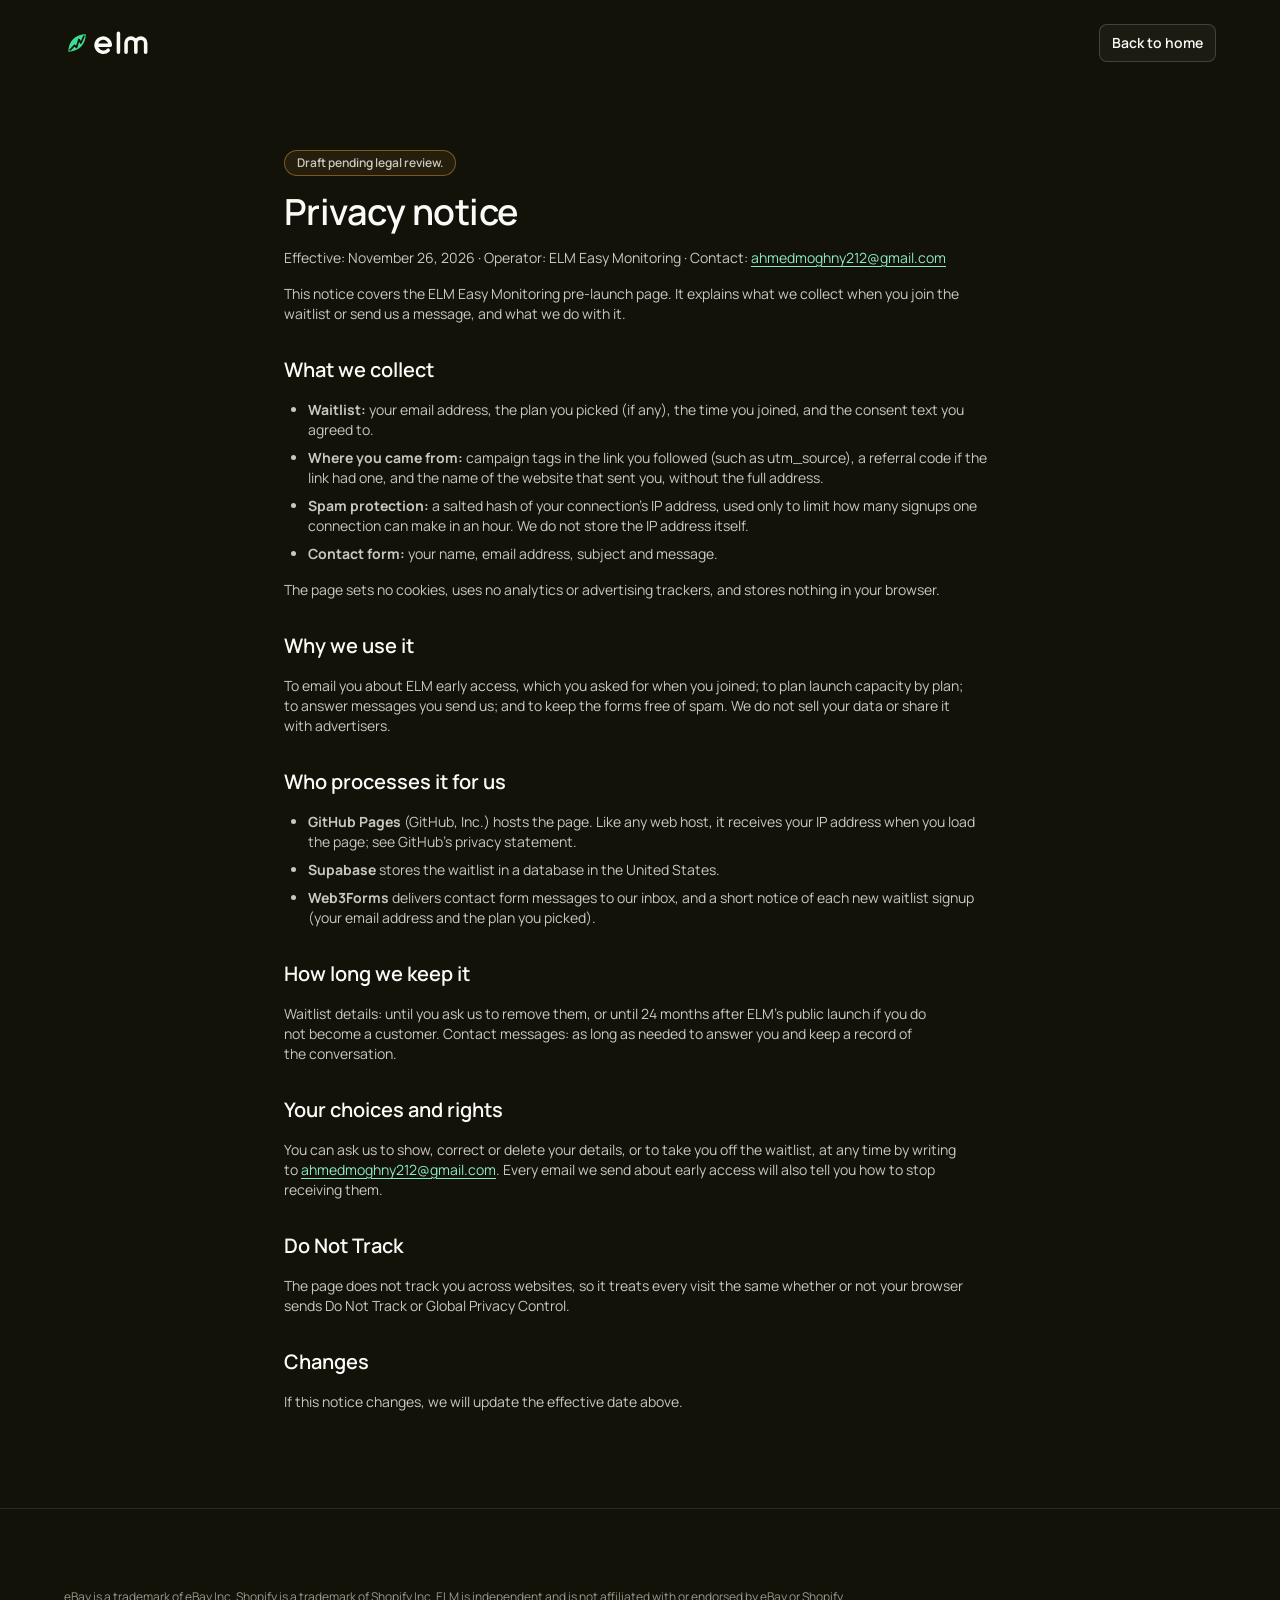
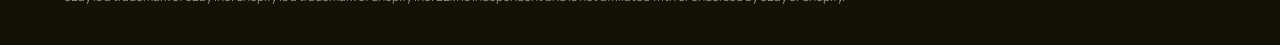
<file: privacy.html>
<!doctype html>
<html lang="en" data-mode="static">
<head>
  <meta charset="utf-8">
  <meta http-equiv="Content-Security-Policy" content="default-src 'self'; img-src 'self' data:; media-src 'self'; style-src 'self'; script-src 'self'; connect-src 'self' https://ibironumtwhhcozyqzyk.supabase.co https://api.web3forms.com; font-src 'self'; base-uri 'self'; form-action 'self'">
  <meta name="viewport" content="width=device-width, initial-scale=1">
  <title>Privacy notice · ELM</title>
  <meta name="description" content="How ELM handles the details you give us on the pre-launch page: the waitlist and the contact form.">
  <meta name="theme-color" content="#131209">
  <link rel="icon" type="image/svg+xml" href="favicon.svg">
  <link rel="stylesheet" href="brand/tokens.css?v=a36fa9bd77">
  <link rel="stylesheet" href="static/css/site.css?v=0f88d9691d">
  <link rel="stylesheet" href="static/css/page.css?v=ef0e0f3125">
</head>
<body>
<a class="skip-link button-sm" href="#main">Skip to content</a>
<header class="page-head container"><a href="./" aria-label="ELM home"><img src="brand/logo/elm-logo-on-dark.svg" alt="ELM" width="99" height="30"></a><a class="btn btn-ghost button-sm" href="./">Back to home</a></header>
<main id="main" class="container page narrow prose">
  <p class="draft caption-3">Draft pending legal review.</p>
  <h1 class="heading-3">Privacy notice</h1>
  <p class="caption-2 muted">Effective: November 26, 2026 · Operator: ELM Easy Monitoring · Contact: <a href="mailto:ahmedmoghny212@gmail.com">ahmedmoghny212@gmail.com</a></p>
  <p class="body-6">This notice covers the ELM Easy Monitoring pre-launch page. It explains what we collect when you join the waitlist or send us a message, and what we do with it.</p>

  <h2 class="heading-6">What we collect</h2>
  <ul class="body-6">
    <li><strong>Waitlist:</strong> your email address, the plan you picked (if any), the time you joined, and the consent text you agreed to.</li>
    <li><strong>Where you came from:</strong> campaign tags in the link you followed (such as utm_source), a referral code if the link had one, and the name of the website that sent you, without the full address.</li>
    <li><strong>Spam protection:</strong> a salted hash of your connection's IP address, used only to limit how many signups one connection can make in an hour. We do not store the IP address itself.</li>
    <li><strong>Contact form:</strong> your name, email address, subject and message.</li>
  </ul>
  <p class="body-6">The page sets no cookies, uses no analytics or advertising trackers, and stores nothing in your browser.</p>

  <h2 class="heading-6">Why we use it</h2>
  <p class="body-6">To email you about ELM early access, which you asked for when you joined; to plan launch capacity by plan; to answer messages you send us; and to keep the forms free of spam. We do not sell your data or share it with advertisers.</p>

  <h2 class="heading-6">Who processes it for us</h2>
  <ul class="body-6">
    <li><strong>GitHub Pages</strong> (GitHub, Inc.) hosts the page. Like any web host, it receives your IP address when you load the page; see GitHub's privacy statement.</li>
    <li><strong>Supabase</strong> stores the waitlist in a database in the United States.</li>
    <li><strong>Web3Forms</strong> delivers contact form messages to our inbox, and a short notice of each new waitlist signup (your email address and the plan you picked).</li>
  </ul>

  <h2 class="heading-6">How long we keep it</h2>
  <p class="body-6">Waitlist details: until you ask us to remove them, or until 24 months after ELM's public launch if you do not become a customer. Contact messages: as long as needed to answer you and keep a record of the conversation.</p>

  <h2 class="heading-6">Your choices and rights</h2>
  <p class="body-6">You can ask us to show, correct or delete your details, or to take you off the waitlist, at any time by writing to <a href="mailto:ahmedmoghny212@gmail.com">ahmedmoghny212@gmail.com</a>. Every email we send about early access will also tell you how to stop receiving them.</p>

  <h2 class="heading-6">Do Not Track</h2>
  <p class="body-6">The page does not track you across websites, so it treats every visit the same whether or not your browser sends Do Not Track or Global Privacy Control.</p>

  <h2 class="heading-6">Changes</h2>
  <p class="body-6">If this notice changes, we will update the effective date above.</p>
</main>
<footer class="footer"><div class="container"><p class="caption-5 muted legal">eBay is a trademark of eBay Inc. Shopify is a trademark of Shopify Inc. ELM is independent and is not affiliated with or endorsed by eBay or Shopify.</p></div></footer>
</body></html>
</file>
<file: brand/tokens.css>
/*
 * ELM Easy Monitoring: design tokens. The single source for colour, type, spacing, radius and motion.
 * Used by the landing page (site/static), the social templates (social/templates) and the video project (videos/).
 * Keep brand/brand.json in step when a colour or font changes.
 */

@font-face { font-family: 'Manrope'; src: url('fonts/manrope-latin-400-normal.woff2') format('woff2'); font-weight: 400; font-display: swap; }
@font-face { font-family: 'Manrope'; src: url('fonts/manrope-latin-500-normal.woff2') format('woff2'); font-weight: 500; font-display: swap; }
@font-face { font-family: 'Manrope'; src: url('fonts/manrope-latin-600-normal.woff2') format('woff2'); font-weight: 600; font-display: swap; }
@font-face { font-family: 'Manrope'; src: url('fonts/manrope-latin-700-normal.woff2') format('woff2'); font-weight: 700; font-display: swap; }
@font-face { font-family: 'Geist Mono'; src: url('fonts/geist-mono-latin-400-normal.woff2') format('woff2'); font-weight: 400; font-display: swap; }
@font-face { font-family: 'Geist Mono'; src: url('fonts/geist-mono-latin-500-normal.woff2') format('woff2'); font-weight: 500; font-display: swap; }

:root {
  /* brand */
  --elm-300: #8BEBC0;
  --elm-400: #3DDC97;   /* ELM green: the mark, primary buttons on dark */
  --elm-500: #20B877;
  --elm-600: #0F7A4D;   /* ELM green for text on light surfaces (5.3:1 on #FAFAF7) */
  --elm-ink: #131209;   /* ELM ink: the darkest surface, text on ELM green */
  --amber-400: #F6B53F; /* attention: low stock, review needed */
  --red-400: #F26464;   /* risk: out of stock, oversell */
  --sky-400: #6CB8FF;   /* information, neutral system events */

  /* dark theme surfaces (the default for marketing) */
  --bg: #131209;
  --surface-1: #1F1F1F;
  --surface-2: #272727;
  --surface-3: #313131;
  --border: rgba(250, 250, 247, 0.10);
  --border-strong: rgba(250, 250, 247, 0.18);
  --text-1: #FAFAF7;
  --text-2: #C9C8BF;
  --text-3: #9A988D;
  --on-brand: #131209;
  --focus: #8BEBC0;

  /* light theme values, for light assets */
  --light-bg: #FAFAF7;
  --light-surface-1: #FFFFFF;
  --light-surface-2: #F1F1EC;
  --light-border: #E3E2DA;
  --light-text-1: #131209;
  --light-text-2: #4A493F;
  --light-text-3: #6B6A5E;

  /* type */
  --font-sans: 'Manrope', ui-sans-serif, system-ui, sans-serif;
  --font-mono: 'Geist Mono', ui-monospace, 'SFMono-Regular', monospace;

  /* spacing: the only allowed values */
  --sp-25: 2px; --sp-50: 4px; --sp-75: 8px; --sp-100: 12px; --sp-200: 16px; --sp-300: 24px;
  --sp-400: 32px; --sp-500: 40px; --sp-600: 48px; --sp-700: 64px; --sp-800: 80px; --sp-900: 96px;

  /* radius: Tailwind steps */
  --r-sm: 2px; --r: 4px; --r-md: 6px; --r-lg: 8px; --r-xl: 12px; --r-2xl: 16px; --r-3xl: 24px; --r-full: 9999px;

  /* motion */
  --ease: cubic-bezier(0.22, 1, 0.36, 1);
  --dur: 500ms;
  --dur-fast: 300ms;
}

/* Named text styles (landing-page-design skill, B1). Size / line height / weight. */
.heading-1 { font-size: 60px; line-height: 60px; font-weight: 600; letter-spacing: -0.02em; }
.heading-2 { font-size: 48px; line-height: 48px; font-weight: 600; letter-spacing: -0.02em; }
.heading-3 { font-size: 36px; line-height: 40px; font-weight: 600; letter-spacing: -0.015em; }
.heading-4 { font-size: 30px; line-height: 36px; font-weight: 600; letter-spacing: -0.01em; }
.heading-5 { font-size: 24px; line-height: 32px; font-weight: 600; }
.heading-6 { font-size: 20px; line-height: 28px; font-weight: 600; }
.title-1 { font-size: 20px; line-height: 28px; font-weight: 500; }
.title-2 { font-size: 18px; line-height: 28px; font-weight: 500; }
.title-3 { font-size: 16px; line-height: 24px; font-weight: 500; }
.title-4 { font-size: 14px; line-height: 20px; font-weight: 500; }
.title-5 { font-size: 12px; line-height: 16px; font-weight: 500; }
.body-1 { font-size: 16px; line-height: 24px; font-weight: 600; }
.body-2 { font-size: 16px; line-height: 24px; font-weight: 500; }
.body-3 { font-size: 16px; line-height: 24px; font-weight: 400; }
.body-4 { font-size: 14px; line-height: 20px; font-weight: 600; }
.body-5 { font-size: 14px; line-height: 20px; font-weight: 500; }
.body-6 { font-size: 14px; line-height: 20px; font-weight: 400; }
.button-lg { font-size: 18px; line-height: 28px; font-weight: 600; }
.button-md { font-size: 16px; line-height: 24px; font-weight: 600; }
.button-sm { font-size: 14px; line-height: 20px; font-weight: 600; }
.caption-1 { font-size: 14px; line-height: 20px; font-weight: 500; }
.caption-2 { font-size: 14px; line-height: 20px; font-weight: 400; }
.caption-3 { font-size: 12px; line-height: 16px; font-weight: 600; }
.caption-4 { font-size: 12px; line-height: 16px; font-weight: 500; }
.caption-5 { font-size: 12px; line-height: 16px; font-weight: 400; }
.mono { font-family: var(--font-mono); font-feature-settings: 'tnum' 1; }
</file>
<file: static/css/site.css>
/* ELM landing page. Values come from brand/tokens.css; spacing, radius and type follow the landing-page-design skill. */

*, *::before, *::after { box-sizing: border-box; }
[hidden] { display: none !important; }
html { scroll-behavior: smooth; scroll-padding-top: var(--sp-900); -webkit-text-size-adjust: 100%; }
body {
  margin: 0; background: var(--bg); color: var(--text-1);
  font-family: var(--font-sans); font-size: 16px; line-height: 24px;
  -webkit-font-smoothing: antialiased; text-rendering: optimizeLegibility; overflow-x: clip;
}
h1, h2, h3, h4, p { margin: 0; text-wrap: pretty; }
h1, h2, h3, h4 { text-wrap: balance; }
a { color: var(--elm-300); text-decoration-thickness: 1px; text-underline-offset: 3px; }
img, svg, video { display: block; max-width: 100%; }
button { font: inherit; color: inherit; }
ul, ol { margin: 0; padding: 0; list-style: none; }
.muted { color: var(--text-2); }
.center { text-align: center; }
.mono { font-family: var(--font-mono); font-feature-settings: 'tnum' 1; }
:focus-visible { outline: 2px solid var(--focus); outline-offset: 2px; border-radius: var(--r); }

.i { width: 20px; height: 20px; flex: none; }
.i-lg { width: 32px; height: 32px; }
.green { color: var(--elm-400); } .amber { color: var(--amber-400); } .red { color: var(--red-400); } .sky { color: var(--sky-400); }

.container { width: 100%; max-width: 1200px; margin: 0 auto; padding: 0 var(--sp-300); }
.container.narrow { max-width: 760px; }
.section { padding: var(--sp-900) 0; position: relative; }
.section-title { margin-top: var(--sp-100); max-width: 760px; }
.section-sub { margin-top: var(--sp-200); max-width: 680px; text-wrap: pretty; }
.eyebrow { color: var(--elm-400); text-transform: uppercase; letter-spacing: 0.08em; }

.skip-link { position: absolute; left: var(--sp-200); top: -64px; z-index: 100; background: var(--elm-400); color: var(--on-brand); padding: var(--sp-75) var(--sp-100); border-radius: var(--r-lg); text-decoration: none; transition: transform var(--dur-fast) var(--ease); }
.skip-link:focus { transform: translateY(80px); }

/* ---------------------------------------------------------------- buttons, chips, status, tags */
.btn {
  display: inline-flex; align-items: center; justify-content: center; gap: var(--sp-75);
  padding: var(--sp-75) var(--sp-100); border-radius: var(--r-lg); border: 1px solid transparent;
  text-decoration: none; cursor: pointer; white-space: nowrap;
  transition: transform var(--dur-fast) var(--ease), background-color var(--dur-fast) var(--ease), border-color var(--dur-fast) var(--ease), opacity var(--dur-fast) var(--ease);
}
.btn-primary { background: var(--elm-400); color: var(--on-brand); }
.btn-primary:hover { background: var(--elm-300); transform: translateY(-1px); }
.btn-ghost { background: rgba(250, 250, 247, 0.04); color: var(--text-1); border-color: var(--border-strong); }
.btn-ghost:hover { background: rgba(250, 250, 247, 0.08); transform: translateY(-1px); }
.btn:active { transform: scale(0.98); }
.btn:disabled { opacity: 0.5; cursor: default; transform: none; }
.btn-block { width: 100%; }
.btn[aria-busy="true"] { opacity: 0.7; cursor: progress; }
.btn .i { width: 18px; height: 18px; }

.chip { display: inline-flex; align-items: center; gap: var(--sp-75); padding: var(--sp-50) var(--sp-100); border-radius: var(--r-full); border: 1px solid var(--border-strong); color: var(--text-2); background: rgba(250, 250, 247, 0.03); }
.chip-brand .dot { width: 8px; height: 8px; border-radius: var(--r-full); background: var(--elm-400); box-shadow: 0 0 0 4px rgba(61, 220, 151, 0.18); }

.status { display: inline-flex; align-items: center; gap: var(--sp-50); padding: var(--sp-25) var(--sp-75); border-radius: var(--r-full); border: 1px solid; width: fit-content; white-space: nowrap; }
.status::before { content: ''; width: 6px; height: 6px; border-radius: var(--r-full); background: currentColor; }
.status-today { color: var(--elm-300); border-color: rgba(61, 220, 151, 0.35); background: rgba(61, 220, 151, 0.08); }
.status-launch { color: var(--sky-400); border-color: rgba(108, 184, 255, 0.35); background: rgba(108, 184, 255, 0.08); }
.status-mixed { color: var(--text-1); border-color: var(--border-strong); background: rgba(250, 250, 247, 0.04); }
.tag { display: inline-block; padding: var(--sp-25) var(--sp-75); border-radius: var(--r-md); background: rgba(108, 184, 255, 0.12); color: var(--sky-400); white-space: nowrap; }
.tag-muted { background: rgba(250, 250, 247, 0.08); color: var(--text-2); }
.label-row { display: flex; gap: var(--sp-75); flex-wrap: wrap; }

.st { display: inline-flex; align-items: center; gap: var(--sp-50); padding: var(--sp-25) var(--sp-75); border-radius: var(--r-full); white-space: nowrap; }
.st::before { content: ''; width: 6px; height: 6px; border-radius: var(--r-full); background: currentColor; }
.st-in { color: var(--elm-300); background: rgba(61, 220, 151, 0.1); }
.st-out { color: #FF9A9A; background: rgba(242, 100, 100, 0.1); }
.st-unk { color: var(--amber-400); background: rgba(246, 181, 63, 0.1); }

/* ---------------------------------------------------------------- tabs */
.tabs { margin-top: var(--sp-500); display: inline-flex; gap: var(--sp-50); padding: var(--sp-50); border-radius: var(--r-xl); background: var(--surface-1); border: 1px solid var(--border); max-width: 100%; }
.tabs-scroll { overflow-x: auto; scrollbar-width: none; }
.tabs-scroll::-webkit-scrollbar { display: none; }
.tab { border: 0; background: transparent; color: var(--text-2); padding: var(--sp-75) var(--sp-100); border-radius: var(--r-lg); cursor: pointer; white-space: nowrap; transition: background-color var(--dur-fast) var(--ease), color var(--dur-fast) var(--ease); }
.tab:hover { color: var(--text-1); }
.tab[aria-selected="true"] { background: var(--surface-3); color: var(--text-1); }
.tab:focus-visible { outline-offset: -2px; }

/* ---------------------------------------------------------------- navigation */
.nav-wrap { position: fixed; top: var(--sp-200); left: 0; right: 0; z-index: 50; display: flex; justify-content: center; padding: 0 var(--sp-200); pointer-events: none; }
.nav {
  pointer-events: auto; display: flex; align-items: center; gap: var(--sp-300);
  padding: var(--sp-75) var(--sp-75) var(--sp-75) var(--sp-200); border-radius: var(--r-2xl);
  background: rgba(31, 31, 31, 0.72); border: 1px solid var(--border);
  backdrop-filter: blur(16px) saturate(140%); -webkit-backdrop-filter: blur(16px) saturate(140%);
}
.nav-logo img { height: 26px; width: auto; }
.nav-links { display: flex; gap: var(--sp-50); }
.nav-links a { color: var(--text-2); text-decoration: none; padding: var(--sp-75) var(--sp-100); border-radius: var(--r-lg); transition: color var(--dur-fast) var(--ease), background-color var(--dur-fast) var(--ease); }
.nav-links a:hover, .nav-links a[aria-current="true"] { color: var(--text-1); background: rgba(250, 250, 247, 0.06); }
.nav-toggle { display: none; width: 40px; height: 40px; border: 0; background: transparent; border-radius: var(--r-lg); position: relative; cursor: pointer; }
.nav-toggle span { position: absolute; left: 11px; width: 18px; height: 2px; background: var(--text-1); border-radius: var(--r-full); transition: transform var(--dur) var(--ease); }
.nav-toggle span:first-child { transform: translateY(-4px); }
.nav-toggle span:last-child { transform: translateY(4px); }
.nav-toggle[aria-expanded="true"] span:first-child { transform: rotate(45deg); }
.nav-toggle[aria-expanded="true"] span:last-child { transform: rotate(-45deg); }
.mobile-menu {
  position: fixed; inset: 0; z-index: -1; pointer-events: auto; padding: 112px var(--sp-300) var(--sp-400); overflow-y: auto;
  display: flex; flex-direction: column; gap: var(--sp-200);
  background: rgba(19, 18, 9, 0.94); backdrop-filter: blur(24px); -webkit-backdrop-filter: blur(24px);
}
.mobile-menu[hidden] { display: none; }
.mobile-menu a { color: var(--text-1); text-decoration: none; opacity: 0; transform: translateY(24px); transition: opacity var(--dur) var(--ease), transform var(--dur) var(--ease); }
.mobile-menu.open a { opacity: 1; transform: none; }
.mobile-menu a.btn { margin-top: var(--sp-200); }

/* ---------------------------------------------------------------- hero */
.hero { padding: 128px 0 var(--sp-800); position: relative; overflow: hidden; }
.hero-bg { position: absolute; inset: 0; pointer-events: none; }
.glow { position: absolute; width: 720px; height: 720px; border-radius: var(--r-full); filter: blur(120px); opacity: 0.22; will-change: transform; }
.g1 { background: var(--elm-500); top: -320px; left: 50%; margin-left: -560px; animation: drift1 18s var(--ease) infinite alternate; }
.g2 { background: #1d6b8a; top: 260px; left: 50%; margin-left: 40px; opacity: 0.16; animation: drift2 22s var(--ease) infinite alternate; }
.grid-lines {
  position: absolute; inset: 0; opacity: 0.35;
  background-image: linear-gradient(rgba(250, 250, 247, 0.05) 1px, transparent 1px), linear-gradient(90deg, rgba(250, 250, 247, 0.05) 1px, transparent 1px);
  background-size: 64px 64px;
  mask-image: radial-gradient(ellipse 60% 50% at 50% 30%, #000 30%, transparent 75%);
  -webkit-mask-image: radial-gradient(ellipse 60% 50% at 50% 30%, #000 30%, transparent 75%);
}
@keyframes drift1 { to { transform: translate3d(120px, 80px, 0) scale(1.1); } }
@keyframes drift2 { to { transform: translate3d(-140px, -60px, 0) scale(0.9); } }

.hero-inner { position: relative; display: flex; flex-direction: column; align-items: center; text-align: center; }
.hero-title {
  margin-top: var(--sp-200); max-width: 880px;
  background: linear-gradient(90deg, #FFFFFF, #9B9B9B); -webkit-background-clip: text; background-clip: text; color: transparent;
  padding-bottom: var(--sp-75);
}
.hero-sub { margin-top: var(--sp-200); max-width: 680px; color: var(--text-2); }
.hero-actions { margin-top: var(--sp-300); display: flex; gap: var(--sp-100); flex-wrap: wrap; justify-content: center; }
.proof { margin-top: var(--sp-400); display: flex; gap: var(--sp-300); flex-wrap: wrap; justify-content: center; color: var(--text-3); }
.proof li { display: inline-flex; align-items: center; gap: var(--sp-75); }
.proof .i { color: var(--elm-400); width: 18px; height: 18px; }

/* product tour player */
.tour { position: relative; margin: var(--sp-500) auto 0; max-width: 1040px; }
.tour-media { position: relative; aspect-ratio: 16 / 9; border-radius: var(--r-2xl); overflow: hidden; background: #000; border: 1px solid var(--border-strong); box-shadow: 0 40px 120px rgba(0, 0, 0, 0.55), 0 0 0 1px rgba(61, 220, 151, 0.06); display: grid; place-items: center; }
.tour-media video { width: 100%; height: 100%; background: #000; }
.tour-media video:focus-visible { outline-offset: -4px; }
.tour-play { position: absolute; inset: 0; width: 100%; height: 100%; padding: 0; border: 0; background: #000; cursor: pointer; display: grid; place-items: center; }
.tour-play:focus-visible { outline-offset: -4px; border-radius: var(--r-2xl); }
.tour-poster { position: absolute; inset: 0; width: 100%; height: 100%; object-fit: cover; opacity: 0.82; transition: opacity var(--dur) var(--ease), transform var(--dur) var(--ease); }
.tour-play:hover .tour-poster { opacity: 0.68; transform: scale(1.01); }
.tour-btn { position: relative; display: inline-flex; align-items: center; gap: var(--sp-100); padding: var(--sp-75) var(--sp-300) var(--sp-75) var(--sp-75); border-radius: var(--r-full); background: rgba(19, 18, 9, 0.78); border: 1px solid var(--border-strong); backdrop-filter: blur(8px); -webkit-backdrop-filter: blur(8px); transition: transform var(--dur) var(--ease); }
.tour-play:hover .tour-btn { transform: scale(1.04); }
.tour-play:active .tour-btn { transform: scale(0.98); }
.tour-ring { width: 48px; height: 48px; border-radius: var(--r-full); background: var(--elm-400); color: var(--on-brand); display: grid; place-items: center; box-shadow: 0 0 0 8px rgba(61, 220, 151, 0.18); }
.tour-ring .i { width: 20px; height: 20px; margin-left: 2px; }
.tour-caption { margin-top: var(--sp-100); display: flex; justify-content: space-between; gap: var(--sp-100); flex-wrap: wrap; align-items: center; color: var(--text-3); text-align: left; }
.video-missing { padding: var(--sp-300); text-align: center; }

/* ---------------------------------------------------------------- problem */
.story { margin-top: var(--sp-600); display: grid; grid-template-columns: repeat(5, 1fr); gap: var(--sp-200); counter-reset: s; }
.story-step { position: relative; display: flex; flex-direction: column; gap: var(--sp-100); padding: var(--sp-200); border-radius: var(--r-2xl); background: var(--surface-1); border: 1px solid var(--border); }
.story-step:not(:last-child)::after { content: ''; position: absolute; top: 28px; right: -13px; width: 8px; height: 8px; border-top: 1.5px solid var(--text-3); border-right: 1.5px solid var(--text-3); transform: rotate(45deg); }
.story-time { color: var(--amber-400); }
.story-end { border-color: rgba(242, 100, 100, 0.4); }
.story-end .story-time { color: var(--red-400); }
.mini { border-radius: var(--r-lg); border: 1px solid var(--border); background: var(--surface-2); padding: var(--sp-75) var(--sp-100); display: flex; flex-direction: column; gap: var(--sp-75); }
.mini-head { display: flex; align-items: center; gap: var(--sp-50); color: var(--text-3); }
.mini-head .i { width: 16px; height: 16px; }
.mini-row { display: flex; justify-content: space-between; align-items: center; gap: var(--sp-75); flex-wrap: wrap; }
.mini-icons { flex-direction: row; justify-content: space-between; }
.mini-icons > span { display: flex; flex-direction: column; align-items: center; gap: var(--sp-50); color: var(--text-2); }
.mini-risk { border-color: rgba(242, 100, 100, 0.3); }
.mini-risk .mini-head .i { color: var(--red-400); }
.warn { color: var(--amber-400); }
.pains { margin-top: var(--sp-700); }
.pains-title { max-width: 680px; }
.pain-grid { margin-top: var(--sp-300); display: grid; grid-template-columns: repeat(5, 1fr); gap: var(--sp-200); }
.pain { display: flex; flex-direction: column; gap: var(--sp-75); padding: var(--sp-300) var(--sp-200); border-radius: var(--r-2xl); border: 1px solid var(--border); }
.pain .i-lg { margin-bottom: var(--sp-75); }

/* ---------------------------------------------------------------- tagline reveal */
.tagline { padding: 160px 0; }
.tagline-text { max-width: 900px; }
.tagline-text .w { color: rgba(250, 250, 247, 0.28); transition: color 700ms var(--ease); }
.tagline-text .w.on { color: var(--text-1); }

/* ---------------------------------------------------------------- solution flow */
.flow-card { margin-top: var(--sp-500); border: 1px solid var(--border-strong); border-radius: var(--r-3xl); background: var(--surface-1); padding: var(--sp-300); }
.flow-top { display: flex; justify-content: space-between; align-items: center; gap: var(--sp-200); flex-wrap: wrap; }
.flow-top .tabs { margin-top: 0; background: var(--bg); }
.flow { margin-top: var(--sp-300); display: grid; grid-template-columns: 1fr 64px 1.2fr 64px 1fr; align-items: center; }
.node { border: 1px solid var(--border); border-radius: var(--r-2xl); background: var(--surface-2); padding: var(--sp-200); display: flex; flex-direction: column; gap: var(--sp-75); min-height: 188px; }
.node-head { display: flex; align-items: center; gap: var(--sp-75); color: var(--text-3); text-transform: uppercase; letter-spacing: 0.06em; }
.node-head .i, .node-head img { width: 20px; height: 20px; color: var(--text-2); }
.node-elm { border-color: rgba(61, 220, 151, 0.45); background: rgba(61, 220, 151, 0.05); }
.node-elm .node-head { color: var(--elm-300); }
.checks { display: flex; flex-direction: column; gap: var(--sp-50); }
.checks li { display: flex; gap: var(--sp-75); align-items: flex-start; color: var(--text-1); }
.checks li::before { content: ''; flex: none; width: 16px; height: 16px; margin-top: 2px; border-radius: var(--r-full); background: var(--elm-400);
  -webkit-mask: url("data:image/svg+xml,%3Csvg xmlns='http://www.w3.org/2000/svg' viewBox='0 0 256 256'%3E%3Cpath d='M128 24a104 104 0 1 0 104 104A104 104 0 0 0 128 24Zm45.66 85.66-56 56a8 8 0 0 1-11.32 0l-24-24a8 8 0 0 1 11.32-11.32L112 148.69l50.34-50.35a8 8 0 0 1 11.32 11.32Z'/%3E%3C/svg%3E") center / contain no-repeat;
  mask: url("data:image/svg+xml,%3Csvg xmlns='http://www.w3.org/2000/svg' viewBox='0 0 256 256'%3E%3Cpath d='M128 24a104 104 0 1 0 104 104A104 104 0 0 0 128 24Zm45.66 85.66-56 56a8 8 0 0 1-11.32 0l-24-24a8 8 0 0 1 11.32-11.32L112 148.69l50.34-50.35a8 8 0 0 1 11.32 11.32Z'/%3E%3C/svg%3E") center / contain no-repeat; }
.checks li.warn::before { background: var(--amber-400); }
.node-verdict { margin-top: auto; color: var(--elm-300); }
.qty { display: flex; align-items: center; gap: var(--sp-75); flex-wrap: wrap; font-size: 30px; line-height: 36px; }
.qty .from { color: var(--text-3); }
.qty .i { color: var(--text-3); }
.qty .to-out { color: var(--red-400); }
.qty .to-in { color: var(--elm-300); }
.qty .to-hold, .qty .to-mine { color: var(--amber-400); }
.qty .to-mine { color: var(--text-1); }
.qty-tag { font-family: var(--font-sans); padding: var(--sp-25) var(--sp-75); border-radius: var(--r-md); background: rgba(250, 250, 247, 0.08); color: var(--text-2); }
.wire { position: relative; height: 2px; margin: 0 var(--sp-75); background: var(--border-strong); overflow: hidden; }
.pulse { position: absolute; top: 0; left: 0; width: 24px; height: 2px; background: var(--elm-400); opacity: 0; transform: translateX(-24px); }
.flow-outcome { margin-top: var(--sp-300); padding: var(--sp-100) var(--sp-200); border-radius: var(--r-xl); background: var(--bg); border: 1px solid var(--border); color: var(--text-1); }
.flow-note { margin-top: var(--sp-200); max-width: 760px; }
/* one shot sequence each time a situation is picked */
.flow.play .wire:nth-of-type(2) .pulse { animation: travel 700ms var(--ease) 0ms both; }
.flow.play .checks li { animation: rise var(--dur) var(--ease) both; }
.flow.play .checks li:nth-child(1) { animation-delay: 500ms; }
.flow.play .checks li:nth-child(2) { animation-delay: 750ms; }
.flow.play .checks li:nth-child(3) { animation-delay: 1000ms; }
.flow.play .node-verdict { animation: rise var(--dur) var(--ease) 1250ms both; }
.flow.play .wire:nth-of-type(4) .pulse { animation: travel 700ms var(--ease) 1450ms both; }
.flow.play #node-ebay .qty .to, .flow.play #node-ebay .qty-tag { animation: pop var(--dur) var(--ease) 1900ms both; }
@keyframes travel { 0% { opacity: 1; transform: translateX(-24px); } 100% { opacity: 1; transform: translateX(80px); } }
@keyframes rise { from { opacity: 0; transform: translateY(8px); } to { opacity: 1; transform: none; } }
@keyframes pop { from { opacity: 0; transform: scale(0.8); } to { opacity: 1; transform: none; } }

.watch { margin-top: var(--sp-800); display: flex; flex-direction: column; gap: var(--sp-75); }

/* app frame (dashboard preview) */
.app-frame { margin: var(--sp-300) 0 0; border-radius: var(--r-2xl); border: 1px solid var(--border-strong); background: var(--surface-1); overflow: hidden; position: relative; box-shadow: 0 40px 120px rgba(0, 0, 0, 0.45); }
.app-top { display: flex; align-items: center; gap: var(--sp-200); padding: var(--sp-100) var(--sp-200); border-bottom: 1px solid var(--border); background: rgba(250, 250, 247, 0.02); }
.dots { display: flex; gap: var(--sp-75); }
.dots i { width: 10px; height: 10px; border-radius: var(--r-full); background: var(--surface-3); }
.app-title { color: var(--text-3); }
.app-top .label-row { margin-left: auto; }
.app-body { display: grid; grid-template-columns: 64px 1fr; min-height: 420px; text-align: left; }
.app-side { border-right: 1px solid var(--border); display: flex; flex-direction: column; align-items: center; gap: var(--sp-200); padding: var(--sp-200) 0; }
.side-item { width: 40px; height: 40px; border-radius: var(--r-lg); display: grid; place-items: center; color: var(--text-3); }
.side-item.on { background: rgba(61, 220, 151, 0.12); color: var(--elm-400); }
.app-main { padding: var(--sp-300); display: flex; flex-direction: column; gap: var(--sp-300); min-width: 0; }
.kpis { display: grid; grid-template-columns: repeat(4, 1fr); gap: var(--sp-100); }
.kpi { border: 1px solid var(--border); border-radius: var(--r-xl); padding: var(--sp-100) var(--sp-200); display: flex; flex-direction: column; gap: var(--sp-50); background: var(--surface-2); }
.kpi .caption-4 { color: var(--text-3); }
.app-grid { display: grid; grid-template-columns: 1.35fr 1fr; gap: var(--sp-200); }
.panel { border: 1px solid var(--border); border-radius: var(--r-xl); background: var(--surface-2); padding: var(--sp-200); min-width: 0; }
.panel-head { display: flex; justify-content: space-between; align-items: baseline; gap: var(--sp-100); margin-bottom: var(--sp-100); }
.panel-head .caption-5 { color: var(--text-3); }
.vt { width: 100%; border-collapse: collapse; }
.vt th { text-align: left; color: var(--text-3); padding: var(--sp-75) var(--sp-75) var(--sp-75) 0; border-bottom: 1px solid var(--border); }
.vt td { padding: var(--sp-100) var(--sp-75) var(--sp-100) 0; border-bottom: 1px solid var(--border); vertical-align: middle; }
.vt tr:last-child td { border-bottom: 0; }
.vt td:first-child span { display: block; }
.vt .caption-5 { color: var(--text-3); }
.vt .q { transition: color var(--dur) var(--ease); }
.vt tr.flash .q { color: var(--elm-300); }
.vt tr.flash-out .q { color: var(--red-400); }
.feed { display: flex; flex-direction: column; gap: var(--sp-75); }
.feed li { display: grid; grid-template-columns: 8px 1fr; gap: var(--sp-100); padding: var(--sp-75) var(--sp-100); border-radius: var(--r-lg); background: rgba(250, 250, 247, 0.03); border: 1px solid var(--border); animation: feedIn var(--dur) var(--ease) both; }
.feed li::before { content: ''; width: 8px; height: 8px; border-radius: var(--r-full); margin-top: var(--sp-75); background: var(--sky-400); }
.feed li.ev-out::before { background: var(--red-400); }
.feed li.ev-in::before { background: var(--elm-400); }
.feed li.ev-hold::before { background: var(--amber-400); }
.feed .caption-5 { color: var(--text-3); display: block; }
@keyframes feedIn { from { opacity: 0; transform: translateY(8px); } to { opacity: 1; transform: none; } }

/* ---------------------------------------------------------------- how ELM works (launch journey) */
.journey { margin-top: var(--sp-500); display: grid; grid-template-columns: repeat(4, 1fr); gap: var(--sp-200); }
.jstep { position: relative; border: 1px solid var(--border); border-radius: var(--r-2xl); background: var(--surface-1); padding: var(--sp-300); display: flex; flex-direction: column; gap: var(--sp-75); }
.jstep .i-lg { color: var(--elm-400); margin: var(--sp-75) 0; }
.jstep p { flex: 1; }
.jstep .status { margin-top: var(--sp-75); }
.step-n { color: var(--elm-400); }

/* ---------------------------------------------------------------- features */
.feat-bar { margin-top: var(--sp-500); display: flex; justify-content: space-between; align-items: center; gap: var(--sp-200); flex-wrap: wrap; }
.feat-bar .tabs { margin-top: 0; }
.feat-filter { display: flex; gap: var(--sp-50); flex-wrap: wrap; }
.chip-btn { border: 1px solid var(--border-strong); background: transparent; color: var(--text-2); padding: var(--sp-50) var(--sp-100); border-radius: var(--r-full); cursor: pointer; transition: background-color var(--dur-fast) var(--ease), color var(--dur-fast) var(--ease); }
.chip-btn:hover { color: var(--text-1); background: rgba(250, 250, 247, 0.06); }
.chip-btn[aria-pressed="true"] { background: var(--text-1); color: var(--bg); border-color: var(--text-1); }
.feat-panel { margin-top: var(--sp-400); }
.no-js .feat-tabs, .no-js .feat-filter { display: none; }
.no-js .feat-panel + .feat-panel { margin-top: var(--sp-700); }
.feat-head { display: flex; flex-direction: column; gap: var(--sp-50); max-width: 680px; }
.feat-grid { margin-top: var(--sp-300); display: grid; grid-template-columns: repeat(3, 1fr); gap: var(--sp-200); }
.feat { border: 1px solid var(--border); border-radius: var(--r-2xl); background: var(--surface-1); padding: var(--sp-300); display: flex; flex-direction: column; gap: var(--sp-75); transition: border-color var(--dur-fast) var(--ease); animation: feedIn var(--dur) var(--ease) both; }
.feat:hover { border-color: var(--border-strong); }
.feat-top { display: flex; justify-content: space-between; align-items: center; gap: var(--sp-100); margin-bottom: var(--sp-75); }
.feat-ico { width: 40px; height: 40px; border-radius: var(--r-lg); display: grid; place-items: center; background: rgba(61, 220, 151, 0.1); color: var(--elm-400); }
.feat[data-status="launch"] .feat-ico { background: rgba(108, 184, 255, 0.1); color: var(--sky-400); }
.feat > .body-6 { flex: 1; }
.feat-benefit { display: flex; gap: var(--sp-75); color: var(--text-1); }
.feat-benefit::before { content: ''; flex: none; width: 4px; border-radius: var(--r-full); background: var(--elm-400); }
.feat[data-status="launch"] .feat-benefit::before { background: var(--sky-400); }
.feat-more { margin-top: var(--sp-75); border-radius: var(--r-lg); border: 1px solid var(--border); }
.feat-more summary { list-style: none; cursor: pointer; padding: var(--sp-75) var(--sp-100); display: flex; justify-content: space-between; color: var(--text-2); }
.feat-more summary::-webkit-details-marker { display: none; }
.feat-more summary::after { content: '+'; color: var(--text-3); transition: transform var(--dur) var(--ease); }
.feat-more[open] summary::after { transform: rotate(45deg); }
.feat-more summary:hover { color: var(--text-1); }
.feat-more p { padding: 0 var(--sp-100) var(--sp-100); }
#features[data-filter="today"] .feat[data-status="launch"], #features[data-filter="launch"] .feat[data-status="today"] { display: none; }
.feat-empty { margin-top: var(--sp-300); }

/* ---------------------------------------------------------------- demos */
.demo-frame { margin-top: var(--sp-300); border: 1px solid var(--border-strong); border-radius: var(--r-2xl); background: var(--surface-1); overflow: hidden; min-height: 420px; }
.demo-nojs { padding: var(--sp-300); }
.sc-top { display: flex; align-items: center; gap: var(--sp-100); flex-wrap: wrap; padding: var(--sp-200) var(--sp-300); border-bottom: 1px solid var(--border); }
.sc-top .labels { margin-left: auto; display: flex; gap: var(--sp-75); flex-wrap: wrap; align-items: center; }
.demo-body { padding: var(--sp-300); animation: feedIn var(--dur) var(--ease) both; }
.sc-desc { color: var(--text-2); margin-bottom: var(--sp-200); max-width: 680px; }
.sc-scroll { overflow-x: auto; border-radius: var(--r-lg); }
.dt { width: 100%; border-collapse: collapse; min-width: 640px; }
.dt th { text-align: left; color: var(--text-3); padding: var(--sp-75) var(--sp-100); border-bottom: 1px solid var(--border); white-space: nowrap; }
.dt td { padding: var(--sp-100); border-bottom: 1px solid var(--border); white-space: nowrap; transition: background-color var(--dur-fast) var(--ease), opacity var(--dur-fast) var(--ease); }
.dt td .sub { display: block; color: var(--text-3); }
.dt tbody tr.hl td { background: rgba(61, 220, 151, 0.08); }
.dt tbody tr.hl td:first-child { box-shadow: inset 3px 0 0 var(--elm-400); }
.demo-steps { margin-top: var(--sp-300); display: grid; grid-template-columns: auto 1fr auto; gap: var(--sp-100) var(--sp-300); align-items: center; padding: var(--sp-200); border-radius: var(--r-xl); border: 1px solid var(--border); background: var(--bg); }
.demo-count { color: var(--elm-400); white-space: nowrap; }
.demo-text { min-height: 40px; display: flex; align-items: center; }
.demo-nav { display: flex; gap: var(--sp-75); }
.demo-video { background: #000; aspect-ratio: 16 / 9; }
.demo-video video { width: 100%; height: 100%; }

/* ---------------------------------------------------------------- why ELM */
.why-grid { margin-top: var(--sp-500); display: grid; grid-template-columns: repeat(4, 1fr); gap: var(--sp-200); }
.why { border: 1px solid var(--border); border-radius: var(--r-2xl); padding: var(--sp-300); display: flex; flex-direction: column; gap: var(--sp-75); }
.why .i-lg { color: var(--elm-400); margin-bottom: var(--sp-75); }
.why .status { margin-top: var(--sp-75); }
.why:first-child { grid-column: span 2; background: rgba(61, 220, 151, 0.05); border-color: rgba(61, 220, 151, 0.35); }
.why-note { margin-top: var(--sp-300); }

/* ---------------------------------------------------------------- founder story */
.story-sec { background: var(--surface-1); border-top: 1px solid var(--border); border-bottom: 1px solid var(--border); }
.story-grid { display: grid; grid-template-columns: 5fr 7fr; gap: var(--sp-700); align-items: center; }
.story-visual { border: 1px solid var(--border-strong); border-radius: var(--r-3xl); background: var(--bg); aspect-ratio: 1 / 1; display: flex; flex-direction: column; align-items: center; justify-content: center; gap: var(--sp-400); padding: var(--sp-500); position: relative; overflow: hidden; }
.story-visual img { width: 160px; height: 160px; }
.story-pulse { width: 100%; height: 64px; fill: none; stroke: var(--elm-400); stroke-width: 2; stroke-linecap: round; stroke-linejoin: round; stroke-dasharray: 480; stroke-dashoffset: 480; }
.story-visual.in .story-pulse { animation: draw 2400ms var(--ease) 300ms forwards; }
@keyframes draw { to { stroke-dashoffset: 0; } }
.story-copy { display: flex; flex-direction: column; gap: var(--sp-200); max-width: 640px; }
.story-sign { color: var(--elm-300); }

/* ---------------------------------------------------------------- waitlist */
.waitlist { background: var(--surface-1); border-top: 1px solid var(--border); border-bottom: 1px solid var(--border); }
.waitlist-grid { display: grid; grid-template-columns: 1fr 1fr; gap: var(--sp-700); align-items: start; }
.waitlist-copy { display: flex; flex-direction: column; gap: var(--sp-200); }
.benefits { display: flex; flex-direction: column; gap: var(--sp-100); margin: var(--sp-100) 0; }
.benefits li { display: flex; gap: var(--sp-100); align-items: center; }
.benefits .i { color: var(--elm-400); }
.waitlist-card { border: 1px solid var(--border-strong); border-radius: var(--r-3xl); background: var(--bg); padding: var(--sp-400); display: flex; flex-direction: column; gap: var(--sp-400); }
.counter-head { display: flex; justify-content: space-between; gap: var(--sp-100); align-items: center; flex-wrap: wrap; }
.demo-flag { color: var(--amber-400); border: 1px solid rgba(246, 181, 63, 0.4); background: rgba(246, 181, 63, 0.08); padding: var(--sp-25) var(--sp-75); border-radius: var(--r-full); }
.counter-num { margin-top: var(--sp-75); display: flex; align-items: baseline; gap: var(--sp-50); }
.bar { position: relative; margin-top: var(--sp-200); height: 12px; border-radius: var(--r-full); background: var(--surface-2); overflow: hidden; }
.bar-fill { position: absolute; inset: 0; transform-origin: left center; transform: scaleX(0); background: var(--elm-400); border-radius: var(--r-full); transition: transform 1200ms var(--ease); }
.bar-marks span { position: absolute; top: 0; bottom: 0; width: 2px; background: var(--bg); opacity: 0.8; }
.milestones { margin-top: var(--sp-100); position: relative; height: 16px; color: var(--text-3); }
.milestones li { position: absolute; transform: translateX(-50%); white-space: nowrap; }
.milestones li:last-child { transform: translateX(-100%); }
.milestones li.reached { color: var(--elm-300); }
#counter-note { margin-top: var(--sp-200); }

.form { display: flex; flex-direction: column; gap: var(--sp-100); }
.field input, .field select, .field textarea { width: 100%; padding: var(--sp-100) var(--sp-200); border-radius: var(--r-lg); border: 1px solid var(--border-strong); background: var(--surface-1); color: var(--text-1); font: inherit; transition: border-color var(--dur-fast) var(--ease); }
.field input::placeholder, .field textarea::placeholder { color: var(--text-3); }
.field input:hover, .field select:hover, .field textarea:hover { border-color: rgba(250, 250, 247, 0.3); }
.field input:focus, .field select:focus, .field textarea:focus { outline: 2px solid var(--focus); outline-offset: 1px; border-color: transparent; }
.field input[aria-invalid="true"], .field textarea[aria-invalid="true"], .field select[aria-invalid="true"] { border-color: var(--red-400); }
.field textarea { resize: vertical; min-height: 144px; }
.field select { appearance: none; cursor: pointer; padding-right: var(--sp-600);
  background-image: url("data:image/svg+xml,%3Csvg xmlns='http://www.w3.org/2000/svg' width='12' height='12' viewBox='0 0 256 256'%3E%3Cpath fill='none' stroke='%23C9C8BF' stroke-width='24' stroke-linecap='round' stroke-linejoin='round' d='M208 96l-80 80-80-80'/%3E%3C/svg%3E");
  background-position: calc(100% - 16px) 50%; background-size: 12px 12px; background-repeat: no-repeat; }
.field select option { background: var(--surface-1); color: var(--text-1); }
.plan-note { color: var(--elm-300); }
.consent { display: flex; gap: var(--sp-100); align-items: flex-start; color: var(--text-2); }
.consent input { margin-top: var(--sp-50); width: 16px; height: 16px; accent-color: var(--elm-400); flex: none; }
.error { color: #FF9A9A; }
.hp { position: absolute; left: -10000px; width: 1px; height: 1px; overflow: hidden; }
.success { display: flex; flex-direction: column; gap: var(--sp-100); padding: var(--sp-300); border-radius: var(--r-2xl); border: 1px solid rgba(61, 220, 151, 0.35); background: rgba(61, 220, 151, 0.06); }
.success:focus { outline: none; }

/* ---------------------------------------------------------------- pricing */
.price-grid { margin-top: var(--sp-500); display: grid; grid-template-columns: repeat(4, 1fr); gap: var(--sp-200); }
.price-card { border: 1px solid var(--border); border-radius: var(--r-2xl); background: var(--surface-1); padding: var(--sp-300); display: flex; flex-direction: column; gap: var(--sp-100);
  transition: transform var(--dur) var(--ease), border-color var(--dur-fast) var(--ease); }
.price-card:hover { transform: translateY(-4px); border-color: var(--border-strong); }
.price-card.featured { border-color: rgba(61, 220, 151, 0.55); background: rgba(61, 220, 151, 0.05); }
.price-card .btn { margin-top: auto; }
.price-top { display: flex; justify-content: space-between; align-items: center; gap: var(--sp-100); flex-wrap: wrap; }
.badge { padding: var(--sp-25) var(--sp-75); border-radius: var(--r-full); background: var(--elm-400); color: var(--on-brand); }
.price-amount { display: flex; align-items: baseline; gap: var(--sp-50); margin-top: var(--sp-100); }
.price-limit { color: var(--text-1); margin-bottom: var(--sp-200); }
.price-details { margin-top: var(--sp-300); display: grid; grid-template-columns: 3fr 2fr; gap: var(--sp-200); align-items: start; }
.price-box { border: 1px solid var(--border); border-radius: var(--r-2xl); padding: var(--sp-300); display: flex; flex-direction: column; gap: var(--sp-200); }
.includes { display: flex; flex-direction: column; }
.includes li { display: flex; justify-content: space-between; align-items: center; gap: var(--sp-200); padding: var(--sp-100) 0; border-top: 1px solid var(--border); }
.includes li:first-child { border-top: 0; padding-top: 0; }
.includes .status { flex: none; }
.rules { display: flex; flex-direction: column; gap: var(--sp-100); padding-left: var(--sp-300); list-style: disc; }
.rules li::marker { color: var(--elm-400); }
.price-note { margin-top: var(--sp-300); }

/* ---------------------------------------------------------------- faq */
.faq { margin-top: var(--sp-500); display: flex; flex-direction: column; gap: var(--sp-100); }
.faq details { border: 1px solid var(--border); border-radius: var(--r-xl); background: var(--surface-1); transition: border-color var(--dur-fast) var(--ease); }
.faq details[open] { border-color: var(--border-strong); }
.faq summary { list-style: none; cursor: pointer; padding: var(--sp-200) var(--sp-300); display: flex; justify-content: space-between; gap: var(--sp-200); }
.faq summary::-webkit-details-marker { display: none; }
.faq summary::after { content: '+'; color: var(--text-3); transition: transform var(--dur) var(--ease); }
.faq details[open] summary::after { transform: rotate(45deg); }
.faq details p { padding: 0 var(--sp-300) var(--sp-300); }

/* ---------------------------------------------------------------- contact */
.contact-grid { display: grid; grid-template-columns: 1fr 1fr; gap: var(--sp-700); align-items: start; }
.contact-copy { display: flex; flex-direction: column; gap: var(--sp-200); }
.contact-direct { display: flex; gap: var(--sp-100); align-items: center; }
.contact-direct .i { color: var(--elm-400); flex: none; }
.contact-direct span { min-width: 0; overflow-wrap: anywhere; }
.contact-direct a, .form .caption-5 a, .consent a { color: var(--elm-300); text-decoration: underline; text-underline-offset: 3px; }
.contact-card .success { align-items: flex-start; }

/* ---------------------------------------------------------------- final + footer */
.final .container { display: flex; flex-direction: column; align-items: center; gap: var(--sp-200); }
.final .btn { margin-top: var(--sp-200); }
.footer { border-top: 1px solid var(--border); padding: var(--sp-600) 0 var(--sp-500); }
.footer-inner { display: flex; justify-content: space-between; gap: var(--sp-300); flex-wrap: wrap; }
.footer-inner p { margin-top: var(--sp-100); max-width: 360px; }
.footer-cols { display: flex; gap: var(--sp-600); flex-wrap: wrap; }
.footer-links { display: flex; flex-direction: column; gap: var(--sp-100); }
.footer-links a { color: var(--text-2); }
.footer-links a:hover { color: var(--text-1); }
.legal { margin-top: var(--sp-400); color: var(--text-3); }

/* ---------------------------------------------------------------- reveal on scroll */
.reveal { opacity: 0; transform: translateY(32px); transition: opacity 700ms var(--ease), transform 700ms var(--ease); }
.reveal.in { opacity: 1; transform: none; }
.no-js .reveal { opacity: 1; transform: none; }

/* ---------------------------------------------------------------- responsive */
@media (max-width: 1100px) {
  .hero-title.heading-1 { font-size: 48px; line-height: 48px; }
  .story { grid-template-columns: repeat(3, 1fr); }
  .story-step:nth-child(3)::after { display: none; }
  .pain-grid { grid-template-columns: repeat(3, 1fr); }
  .journey { grid-template-columns: repeat(2, 1fr); }
  .feat-grid { grid-template-columns: repeat(2, 1fr); }
  .why-grid { grid-template-columns: repeat(2, 1fr); }
  .price-grid { grid-template-columns: repeat(2, 1fr); }
  .price-details { grid-template-columns: 1fr; }
  .flow { grid-template-columns: 1fr; gap: 0; }
  .wire { width: 2px; height: 32px; margin: 0 auto; }
  .pulse { width: 2px; height: 24px; transform: translateY(-24px); }
  @keyframes travel { 0% { opacity: 1; transform: translateY(-24px); } 100% { opacity: 1; transform: translateY(40px); } }
  .node { min-height: 0; }
}
@media (max-width: 900px) {
  .nav-links, .nav-cta { display: none; }
  .nav-toggle { display: block; }
  .nav { gap: var(--sp-200); }
  .app-grid { grid-template-columns: 1fr; }
  .kpis { grid-template-columns: repeat(2, 1fr); }
  .waitlist-grid, .contact-grid, .story-grid { grid-template-columns: 1fr; gap: var(--sp-500); }
  .story-visual { aspect-ratio: auto; padding: var(--sp-500) var(--sp-300); }
  .story-visual img { width: 96px; height: 96px; }
  .demo-steps { grid-template-columns: 1fr; }
  .demo-nav .btn { flex: 1; }
}
@media (max-width: 640px) {
  .section { padding: var(--sp-800) 0; }
  .container { padding: 0 var(--sp-200); }
  .hero { padding-top: 104px; }
  .heading-1, .hero-title.heading-1 { font-size: 36px; line-height: 40px; }
  .heading-2 { font-size: 30px; line-height: 36px; }
  .heading-3 { font-size: 30px; line-height: 36px; }
  .hero-actions { width: 100%; }
  .hero-actions .btn { width: 100%; }
  .tour { margin-top: var(--sp-300); }
  .tour-btn { padding-right: var(--sp-200); }
  .tour-ring { width: 40px; height: 40px; }
  .proof { flex-direction: column; align-items: flex-start; gap: var(--sp-100); }
  .story, .pain-grid, .journey, .feat-grid, .why-grid, .price-grid { grid-template-columns: 1fr; }
  .story-step::after { display: none; }
  .why:first-child { grid-column: auto; }
  .flow-card { padding: var(--sp-200); border-radius: var(--r-2xl); }
  .app-body { grid-template-columns: 1fr; }
  .app-side { display: none; }
  .app-main { padding: var(--sp-200); }
  .app-top .label-row .tag:first-child, .app-title { display: none; }
  .feed-panel { display: none; }
  .waitlist-card { padding: var(--sp-300); }
  .tagline { padding: var(--sp-900) 0; }
  .sc-top, .demo-body { padding: var(--sp-200); }
  .sc-top .labels { margin-left: 0; }
  .includes li { flex-direction: column; align-items: flex-start; gap: var(--sp-75); }
  .price-box { padding: var(--sp-200); }
}

@media (prefers-reduced-motion: reduce) {
  html { scroll-behavior: auto; }
  *, *::before, *::after { animation-duration: 1ms !important; animation-delay: 0ms !important; animation-iteration-count: 1 !important; }
  .reveal { transform: none; transition: opacity var(--dur-fast) var(--ease); }
  .mobile-menu a, .price-card, .price-card:hover { transform: none; }
  .glow { animation: none; }
  .bar-fill { transition: transform var(--dur-fast) var(--ease); }
  .story-pulse { stroke-dashoffset: 0; }
}
</file>
<file: static/css/page.css>
/* Secondary pages: welcome, 404, legal, internal previews. */
.page-head { display: flex; justify-content: space-between; align-items: center; padding-top: var(--sp-300); padding-bottom: var(--sp-300); }
.page-head img { height: 26px; width: auto; }
.page { padding-top: var(--sp-700); padding-bottom: var(--sp-900); min-height: 60vh; }
.page.center { display: flex; flex-direction: column; align-items: center; gap: var(--sp-200); }
.page-card { border: 1px solid var(--border-strong); border-radius: var(--r-3xl); background: var(--surface-1); padding: var(--sp-500); display: flex; flex-direction: column; gap: var(--sp-200); align-items: flex-start; }
.ref-box { margin-top: var(--sp-200); width: 100%; display: flex; flex-direction: column; gap: var(--sp-100); border-top: 1px solid var(--border); padding-top: var(--sp-300); }
.ref-row { display: flex; gap: var(--sp-75); width: 100%; }
.ref-row input { flex: 1; min-width: 0; padding: var(--sp-75) var(--sp-100); border-radius: var(--r-lg); border: 1px solid var(--border-strong); background: var(--bg); color: var(--text-1); }
.prose { display: flex; flex-direction: column; gap: var(--sp-200); }
.prose ul { list-style: disc; padding-left: var(--sp-300); display: flex; flex-direction: column; gap: var(--sp-75); color: var(--text-2); }
.prose p { color: var(--text-2); }
.prose h2 { margin-top: var(--sp-200); }
.draft { color: var(--amber-400); border: 1px solid rgba(246, 181, 63, 0.4); background: rgba(246, 181, 63, 0.08); padding: var(--sp-50) var(--sp-100); border-radius: var(--r-full); width: fit-content; }
.price-grid { display: grid; grid-template-columns: repeat(4, 1fr); gap: var(--sp-200); margin-top: var(--sp-300); }
.price { border: 1px solid var(--border); border-radius: var(--r-2xl); background: var(--surface-1); padding: var(--sp-300); display: flex; flex-direction: column; gap: var(--sp-100); }
@media (max-width: 900px) { .price-grid { grid-template-columns: repeat(2, 1fr); } }
@media (max-width: 640px) { .price-grid { grid-template-columns: 1fr; } .page-card { padding: var(--sp-300); } .ref-row { flex-direction: column; } }
.mt-100 { margin-top: var(--sp-100); } .mt-200 { margin-top: var(--sp-200); } .mt-300 { margin-top: var(--sp-300); } .measure { max-width: 680px; }
</file>
